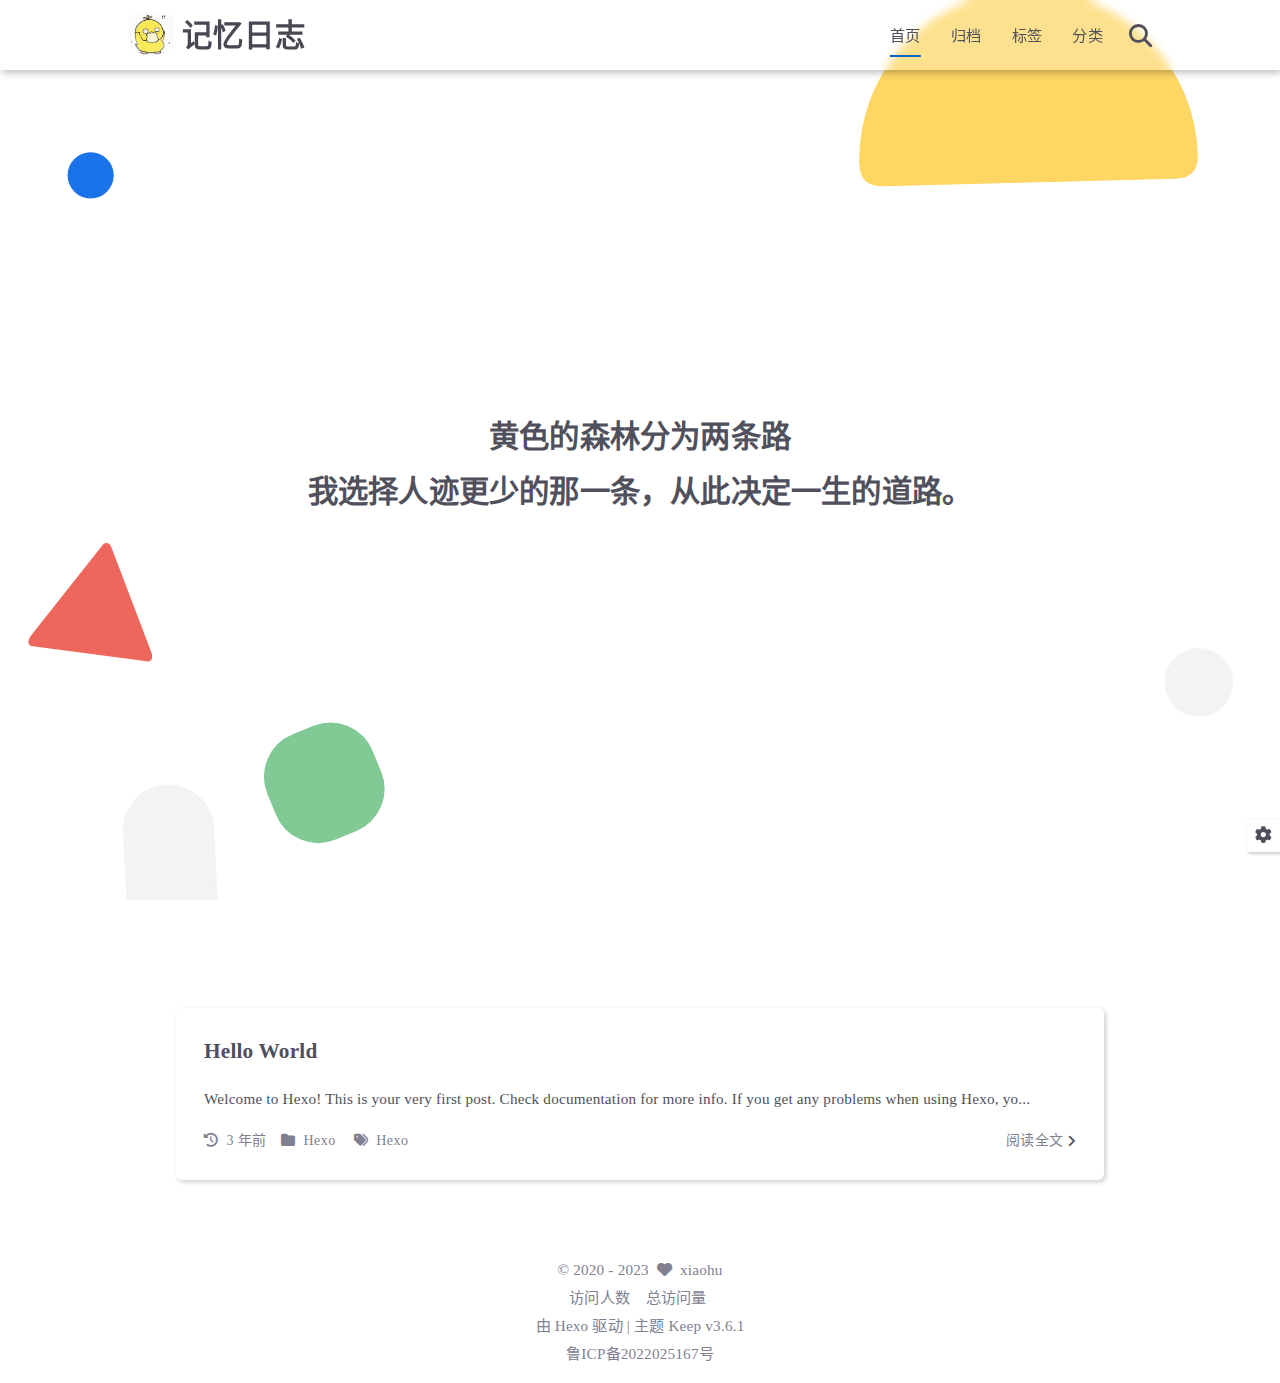
<file: index.html>
<!DOCTYPE html>
<html lang="zh-CN">
<head>
    <meta charset="utf-8">
    <meta name="viewport" content="width=device-width, initial-scale=1, maximum-scale=1">
    <meta name="keywords" content="Hexo Theme Keep">
    <meta name="description" content="Hexo Theme Keep">
    <meta name="author" content="xiaohu">
    
    <title>
        
        记忆日志
    </title>
    
<link rel="stylesheet" href="/css/style.css">

    <link rel="shortcut icon" href="/images/logo.svg">
    
<link rel="stylesheet" href="/font/css/fontawesome.min.css">

    
<link rel="stylesheet" href="/font/css/regular.min.css">

    
<link rel="stylesheet" href="/font/css/solid.min.css">

    
<link rel="stylesheet" href="/font/css/brands.min.css">

    <script id="hexo-configurations">
    let KEEP = window.KEEP || {}
    KEEP.hexo_config = {"hostname":"example.com","root":"/","language":"zh-CN","path":"search.xml"}
    KEEP.theme_config = {"toc":{"enable":true,"number":true,"expand_all":true,"init_open":true},"style":{"primary_color":"#0066cc","logo":"/images/touxiang.jpg","favicon":"/images/logo.svg","avatar":"/images/avatar.svg","font_size":null,"font_family":"STKaiti","hover":{"shadow":true,"scale":true},"first_screen":{"enable":true,"header_transparent":true,"background_img":"/images/bg.svg","description":"黄色的森林分为两条路||我选择人迹更少的那一条，从此决定一生的道路。","font_color":null,"hitokoto":true},"scroll":{"progress_bar":true,"percent":false}},"local_search":{"enable":true,"preload":true},"code_copy":{},"code_block":{"tools":{"enable":true,"style":"default"},"highlight_theme":"default"},"side_tools":{},"pjax":{"enable":true},"lazyload":{"enable":true},"comment":{"enable":false,"use":"valine","valine":{"appid":null,"appkey":null,"server_urls":null,"placeholder":null},"gitalk":{"github_id":null,"github_admins":null,"repository":null,"client_id":null,"client_secret":null,"proxy":null},"twikoo":{"env_id":null,"region":null,"version":"1.6.8"},"waline":{"server_url":null,"reaction":false,"version":2}},"post":{"author_label":{"enable":true,"auto":true,"custom_label_list":["Trainee","Engineer","Architect"]},"word_count":{"enable":true,"wordcount":true,"min2read":true},"img_align":"left","copyright_info":true},"version":"3.6.1"}
    KEEP.language_ago = {"second":"%s 秒前","minute":"%s 分钟前","hour":"%s 小时前","day":"%s 天前","week":"%s 周前","month":"%s 个月前","year":"%s 年前"}
    KEEP.language_code_block = {"copy":"复制代码","copied":"已复制","fold":"折叠代码块","folded":"已折叠"}
    KEEP.language_copy_copyright = {"copy":"复制版权信息","copied":"已复制","title":"原文标题","author":"原文作者","link":"原文链接"}
  </script>
<meta name="generator" content="Hexo 6.3.0"></head>


<body>
<div class="progress-bar-container">
    
        <span class="scroll-progress-bar"></span>
    

    
        <span class="pjax-progress-bar"></span>
        <i class="pjax-progress-icon fas fa-circle-notch fa-spin"></i>
    
</div>


<main class="page-container">

    
        
<div class="first-screen-container flex-center fade-in-down-animation">
    <div class="content flex-center">
        
            <div class="description hitokoto">
                
                    <div class="desc-item">黄色的森林分为两条路</div>
                
                    <div class="desc-item">我选择人迹更少的那一条，从此决定一生的道路。</div>
                
            </div>
        
        
            <script async data-pjax
                    src="https://v1.hitokoto.cn/?encode=js"
            >
            </script>
        
        
    </div>
</div>

    

    <div class="page-main-content is-home">

        <div class="page-main-content-top">
            
<header class="header-wrapper transparent-1">

    <div class="header-content has-first-screen">
        <div class="left">
            
                <a class="logo-image" href="/">
                    <img src="/images/touxiang.jpg">
                </a>
            
            <a class="logo-title" href="/">
               记忆日志
            </a>
        </div>

        <div class="right">
            <div class="pc">
                <ul class="menu-list">
                    
                        <li class="menu-item">
                            <a class="active"
                               href="/"
                            >
                                首页
                            </a>
                        </li>
                    
                        <li class="menu-item">
                            <a class=""
                               href="/archives"
                            >
                                归档
                            </a>
                        </li>
                    
                        <li class="menu-item">
                            <a class=""
                               href="/tags"
                            >
                                标签
                            </a>
                        </li>
                    
                        <li class="menu-item">
                            <a class=""
                               href="/categories"
                            >
                                分类
                            </a>
                        </li>
                    
                    
                        <li class="menu-item search search-popup-trigger">
                            <i class="fas fa-search"></i>
                        </li>
                    
                </ul>
            </div>
            <div class="mobile">
                
                    <div class="icon-item search search-popup-trigger"><i class="fas fa-search"></i></div>
                
                <div class="icon-item menu-bar">
                    <div class="menu-bar-middle"></div>
                </div>
            </div>
        </div>
    </div>

    <div class="header-drawer">
        <ul class="drawer-menu-list">
            
                <li class="drawer-menu-item flex-center">
                    <a class="active"
                       href="/">首页</a>
                </li>
            
                <li class="drawer-menu-item flex-center">
                    <a class=""
                       href="/archives">归档</a>
                </li>
            
                <li class="drawer-menu-item flex-center">
                    <a class=""
                       href="/tags">标签</a>
                </li>
            
                <li class="drawer-menu-item flex-center">
                    <a class=""
                       href="/categories">分类</a>
                </li>
            
        </ul>
    </div>

    <div class="window-mask"></div>

</header>


        </div>

        <div class="page-main-content-middle">

            <div class="main-content">

                
                    <div class="home-content-container fade-in-down-animation">
    <ul class="home-article-list">
        
            <li class="home-article-item">

                

                <h3 class="home-article-title">
                    <a href="/2022/10/25/hello-world/">
                        Hello World
                    </a>
                </h3>

                <div class="home-article-content keep-markdown-body">
                    
                        Welcome to Hexo! This is your very first post. Check documentation for more info. If you get any problems when using Hexo, yo...
                    
                </div>

                <div class="home-article-meta-info-container">
    <div class="home-article-meta-info">
        <span>
            <i class="fas fa-history"></i>&nbsp;
            <span class="home-article-date" data-updated="Mon Apr 24 2023 21:27:22 GMT+0800">
                2023-04-24
            </span>
        </span>
        
            <span class="home-article-category"><i class="fas fa-folder"></i>&nbsp;
                <ul>
                    
                        <li>
                            
                            <a href="/categories/Hexo/">Hexo</a>&nbsp;
                        </li>
                    
                    
                </ul>
            </span>
        
        
            <span class="home-article-tag">
                <i class="fas fa-tags"></i>&nbsp;
                <ul>
                    
                        <li>
                            
                            <a href="/tags/Hexo/">Hexo</a>&nbsp;
                        </li>
                    
                </ul>
            </span>
        
    </div>

    <a class="read-more" href="/2022/10/25/hello-world/">阅读全文&nbsp;<i class="fas fa-angle-right"></i></a>
</div>

            </li>
        
    </ul>

    <div class="home-paginator">
        <div class="paginator">
    

    
</div>

    </div>
</div>


                
            </div>

        </div>

        <div class="page-main-content-bottom">
            
<footer class="footer">
    <div class="info-container">
        <div class="copyright-info info-item">
            &copy;
            
                <span>2020</span> -
            
            2023
            
                &nbsp;<i class="fas fa-heart icon-animate"></i>
                &nbsp;<a href="/">xiaohu</a>
            
        </div>
        
            <script async data-pjax
                    src="//busuanzi.ibruce.info/busuanzi/2.3/busuanzi.pure.mini.js"></script>
            <div class="website-count info-item">
                
                    访问人数&nbsp;<span id="busuanzi_value_site_uv"></span>&ensp;
                
                
                    总访问量&nbsp;<span id="busuanzi_value_site_pv"></span>
                
            </div>
        
        <div class="theme-info info-item">
            由 <a target="_blank" href="https://hexo.io">Hexo</a> 驱动&nbsp;|&nbsp;主题&nbsp;<a class="theme-version" target="_blank" href="https://github.com/XPoet/hexo-theme-keep">Keep v3.6.1</a>
        </div>
        
            <div class="icp-info info-item">
                <a target="_blank" rel="nofollow"
                   href="https://beian.miit.gov.cn"
                >
                    鲁ICP备2022025167号
                </a>
            </div>
        
        
    </div>
</footer>

        </div>
    </div>

    

    <div class="right-bottom-side-tools">
        <div class="side-tools-container">
    <ul class="side-tools-list">
        <li class="tools-item tool-font-adjust-plus flex-center">
            <i class="fas fa-search-plus"></i>
        </li>

        <li class="tools-item tool-font-adjust-minus flex-center">
            <i class="fas fa-search-minus"></i>
        </li>

        <li class="tools-item tool-dark-light-toggle flex-center">
            <i class="fas fa-moon"></i>
        </li>

        <!-- rss -->
        

        
            <li class="tools-item tool-scroll-to-top flex-center">
                <i class="fas fa-arrow-up"></i>
            </li>
        

        <li class="tools-item tool-scroll-to-bottom flex-center">
            <i class="fas fa-arrow-down"></i>
        </li>
    </ul>

    <ul class="exposed-tools-list">
        <li class="tools-item tool-toggle-show flex-center">
            <i class="fas fa-cog fa-spin"></i>
        </li>
        
    </ul>
</div>

    </div>

    <div class="zoom-in-image-mask">
    <img class="zoom-in-image">
</div>


    
        <div class="search-pop-overlay">
    <div class="popup search-popup">
        <div class="search-header">
          <span class="search-input-field-pre">
            <i class="fas fa-keyboard"></i>
          </span>
            <div class="search-input-container">
                <input autocomplete="off"
                       autocorrect="off"
                       autocapitalize="off"
                       placeholder="搜索..."
                       spellcheck="false"
                       type="search"
                       class="search-input"
                >
            </div>
            <span class="close-popup-btn">
                <i class="fas fa-times"></i>
            </span>
        </div>
        <div id="search-result">
            <div id="no-result">
                <i class="fas fa-spinner fa-pulse fa-5x fa-fw"></i>
            </div>
        </div>
    </div>
</div>

    

</main>





<script src="/js/utils.js"></script>

<script src="/js/main.js"></script>

<script src="/js/header-shrink.js"></script>

<script src="/js/back2top.js"></script>

<script src="/js/dark-light-toggle.js"></script>





    
<script src="/js/local-search.js"></script>




    
<script src="/js/code-block.js"></script>




    
<script src="/js/lazyload.js"></script>



<div class="post-scripts pjax">
    
</div>


    
<script src="/js/libs/pjax.min.js"></script>

<script>
    window.addEventListener('DOMContentLoaded', () => {
        window.pjax = new Pjax({
            selectors: [
                'head title',
                '.page-container',
                '.pjax'
            ],
            history: true,
            debug: false,
            cacheBust: false,
            timeout: 0,
            analytics: false,
            currentUrlFullReload: false,
            scrollRestoration: false,
            // scrollTo: true,
        });

        document.addEventListener('pjax:send', () => {
            KEEP.utils.pjaxProgressBarStart();
        });

        document.addEventListener('pjax:complete', () => {
            KEEP.utils.pjaxProgressBarEnd();
            window.pjax.executeScripts(document.querySelectorAll('script[data-pjax], .pjax script'));
            KEEP.refresh();
        });
    });
</script>



</body>
</html>
</file>
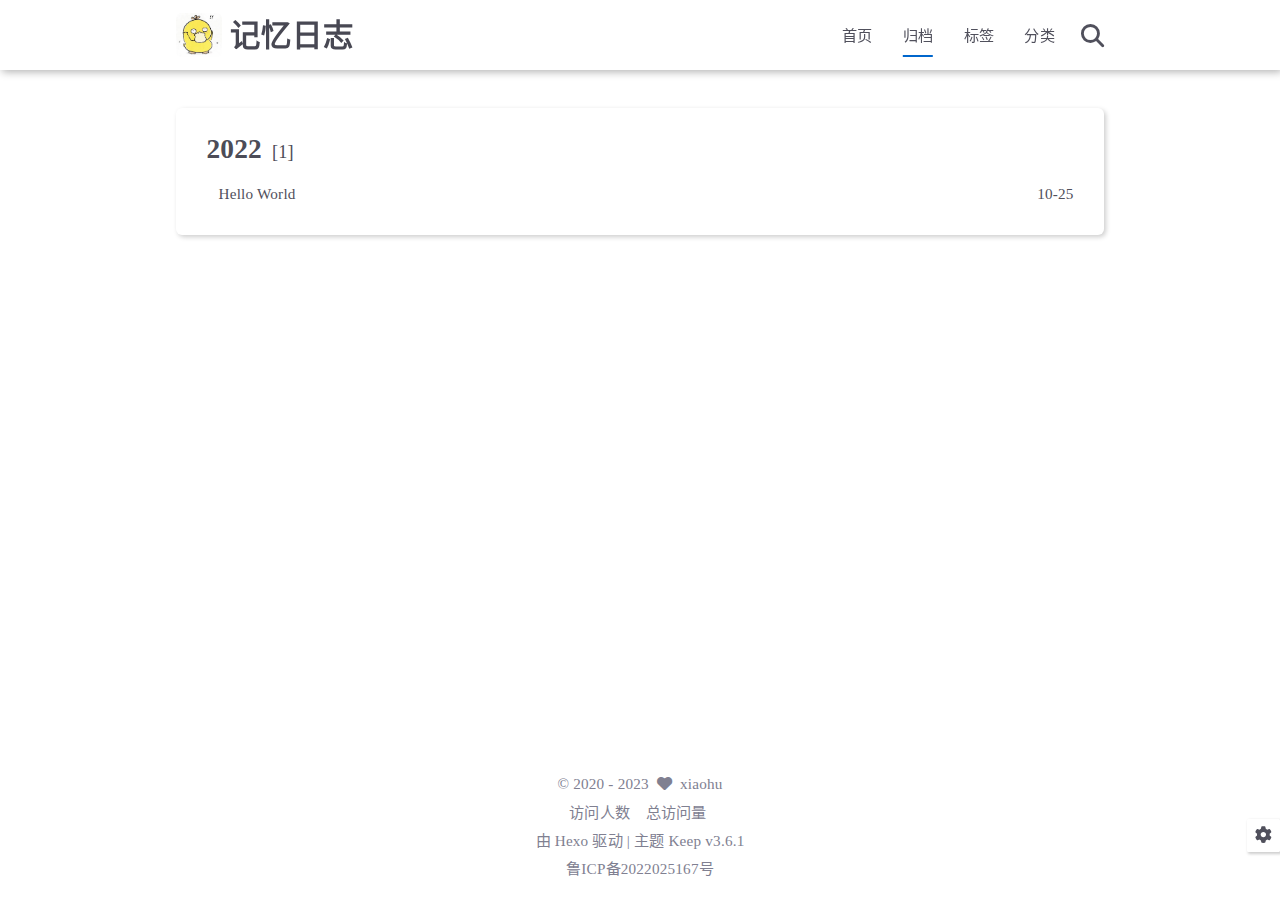
<file: archives/index.html>
<!DOCTYPE html>
<html lang="zh-CN">
<head>
    <meta charset="utf-8">
    <meta name="viewport" content="width=device-width, initial-scale=1, maximum-scale=1">
    <meta name="keywords" content="Hexo Theme Keep">
    <meta name="description" content="Hexo Theme Keep">
    <meta name="author" content="xiaohu">
    
    <title>
        
            归档 |
        
        记忆日志
    </title>
    
<link rel="stylesheet" href="/css/style.css">

    <link rel="shortcut icon" href="/images/logo.svg">
    
<link rel="stylesheet" href="/font/css/fontawesome.min.css">

    
<link rel="stylesheet" href="/font/css/regular.min.css">

    
<link rel="stylesheet" href="/font/css/solid.min.css">

    
<link rel="stylesheet" href="/font/css/brands.min.css">

    <script id="hexo-configurations">
    let KEEP = window.KEEP || {}
    KEEP.hexo_config = {"hostname":"example.com","root":"/","language":"zh-CN","path":"search.xml"}
    KEEP.theme_config = {"toc":{"enable":true,"number":true,"expand_all":true,"init_open":true},"style":{"primary_color":"#0066cc","logo":"/images/touxiang.jpg","favicon":"/images/logo.svg","avatar":"/images/avatar.svg","font_size":null,"font_family":"STKaiti","hover":{"shadow":true,"scale":true},"first_screen":{"enable":true,"header_transparent":true,"background_img":"/images/bg.svg","description":"黄色的森林分为两条路||我选择人迹更少的那一条，从此决定一生的道路。","font_color":null,"hitokoto":true},"scroll":{"progress_bar":true,"percent":false}},"local_search":{"enable":true,"preload":true},"code_copy":{},"code_block":{"tools":{"enable":true,"style":"default"},"highlight_theme":"default"},"side_tools":{},"pjax":{"enable":true},"lazyload":{"enable":true},"comment":{"enable":false,"use":"valine","valine":{"appid":null,"appkey":null,"server_urls":null,"placeholder":null},"gitalk":{"github_id":null,"github_admins":null,"repository":null,"client_id":null,"client_secret":null,"proxy":null},"twikoo":{"env_id":null,"region":null,"version":"1.6.8"},"waline":{"server_url":null,"reaction":false,"version":2}},"post":{"author_label":{"enable":true,"auto":true,"custom_label_list":["Trainee","Engineer","Architect"]},"word_count":{"enable":true,"wordcount":true,"min2read":true},"img_align":"left","copyright_info":true},"version":"3.6.1"}
    KEEP.language_ago = {"second":"%s 秒前","minute":"%s 分钟前","hour":"%s 小时前","day":"%s 天前","week":"%s 周前","month":"%s 个月前","year":"%s 年前"}
    KEEP.language_code_block = {"copy":"复制代码","copied":"已复制","fold":"折叠代码块","folded":"已折叠"}
    KEEP.language_copy_copyright = {"copy":"复制版权信息","copied":"已复制","title":"原文标题","author":"原文作者","link":"原文链接"}
  </script>
<meta name="generator" content="Hexo 6.3.0"></head>


<body>
<div class="progress-bar-container">
    
        <span class="scroll-progress-bar"></span>
    

    
        <span class="pjax-progress-bar"></span>
        <i class="pjax-progress-icon fas fa-circle-notch fa-spin"></i>
    
</div>


<main class="page-container">

    

    <div class="page-main-content">

        <div class="page-main-content-top">
            
<header class="header-wrapper">

    <div class="header-content">
        <div class="left">
            
                <a class="logo-image" href="/">
                    <img src="/images/touxiang.jpg">
                </a>
            
            <a class="logo-title" href="/">
               记忆日志
            </a>
        </div>

        <div class="right">
            <div class="pc">
                <ul class="menu-list">
                    
                        <li class="menu-item">
                            <a class=""
                               href="/"
                            >
                                首页
                            </a>
                        </li>
                    
                        <li class="menu-item">
                            <a class="active"
                               href="/archives"
                            >
                                归档
                            </a>
                        </li>
                    
                        <li class="menu-item">
                            <a class=""
                               href="/tags"
                            >
                                标签
                            </a>
                        </li>
                    
                        <li class="menu-item">
                            <a class=""
                               href="/categories"
                            >
                                分类
                            </a>
                        </li>
                    
                    
                        <li class="menu-item search search-popup-trigger">
                            <i class="fas fa-search"></i>
                        </li>
                    
                </ul>
            </div>
            <div class="mobile">
                
                    <div class="icon-item search search-popup-trigger"><i class="fas fa-search"></i></div>
                
                <div class="icon-item menu-bar">
                    <div class="menu-bar-middle"></div>
                </div>
            </div>
        </div>
    </div>

    <div class="header-drawer">
        <ul class="drawer-menu-list">
            
                <li class="drawer-menu-item flex-center">
                    <a class=""
                       href="/">首页</a>
                </li>
            
                <li class="drawer-menu-item flex-center">
                    <a class="active"
                       href="/archives">归档</a>
                </li>
            
                <li class="drawer-menu-item flex-center">
                    <a class=""
                       href="/tags">标签</a>
                </li>
            
                <li class="drawer-menu-item flex-center">
                    <a class=""
                       href="/categories">分类</a>
                </li>
            
        </ul>
    </div>

    <div class="window-mask"></div>

</header>


        </div>

        <div class="page-main-content-middle">

            <div class="main-content">

                
                    <div class="fade-in-down-animation">
    <div class="archive-container ">
        
<div class="archive-list-container">
    
        <section class="archive-item">
            <div class="archive-item-header">
                <span class="archive-year">2022</span>
                <span class="archive-year-post-count">[1]</span>
            </div>
            <ul class="article-list">
                
                    <li class="article-item">
                        <a class="article-title"
                           href="/2022/10/25/hello-world/"
                        >Hello World</a>
                        <span class="article-date">10-25</span>
                    </li>
                
            </ul>
        </section>
    
</div>

    </div>
</div>

                
            </div>

        </div>

        <div class="page-main-content-bottom">
            
<footer class="footer">
    <div class="info-container">
        <div class="copyright-info info-item">
            &copy;
            
                <span>2020</span> -
            
            2023
            
                &nbsp;<i class="fas fa-heart icon-animate"></i>
                &nbsp;<a href="/">xiaohu</a>
            
        </div>
        
            <script async data-pjax
                    src="//busuanzi.ibruce.info/busuanzi/2.3/busuanzi.pure.mini.js"></script>
            <div class="website-count info-item">
                
                    访问人数&nbsp;<span id="busuanzi_value_site_uv"></span>&ensp;
                
                
                    总访问量&nbsp;<span id="busuanzi_value_site_pv"></span>
                
            </div>
        
        <div class="theme-info info-item">
            由 <a target="_blank" href="https://hexo.io">Hexo</a> 驱动&nbsp;|&nbsp;主题&nbsp;<a class="theme-version" target="_blank" href="https://github.com/XPoet/hexo-theme-keep">Keep v3.6.1</a>
        </div>
        
            <div class="icp-info info-item">
                <a target="_blank" rel="nofollow"
                   href="https://beian.miit.gov.cn"
                >
                    鲁ICP备2022025167号
                </a>
            </div>
        
        
    </div>
</footer>

        </div>
    </div>

    

    <div class="right-bottom-side-tools">
        <div class="side-tools-container">
    <ul class="side-tools-list">
        <li class="tools-item tool-font-adjust-plus flex-center">
            <i class="fas fa-search-plus"></i>
        </li>

        <li class="tools-item tool-font-adjust-minus flex-center">
            <i class="fas fa-search-minus"></i>
        </li>

        <li class="tools-item tool-dark-light-toggle flex-center">
            <i class="fas fa-moon"></i>
        </li>

        <!-- rss -->
        

        
            <li class="tools-item tool-scroll-to-top flex-center">
                <i class="fas fa-arrow-up"></i>
            </li>
        

        <li class="tools-item tool-scroll-to-bottom flex-center">
            <i class="fas fa-arrow-down"></i>
        </li>
    </ul>

    <ul class="exposed-tools-list">
        <li class="tools-item tool-toggle-show flex-center">
            <i class="fas fa-cog fa-spin"></i>
        </li>
        
    </ul>
</div>

    </div>

    <div class="zoom-in-image-mask">
    <img class="zoom-in-image">
</div>


    
        <div class="search-pop-overlay">
    <div class="popup search-popup">
        <div class="search-header">
          <span class="search-input-field-pre">
            <i class="fas fa-keyboard"></i>
          </span>
            <div class="search-input-container">
                <input autocomplete="off"
                       autocorrect="off"
                       autocapitalize="off"
                       placeholder="搜索..."
                       spellcheck="false"
                       type="search"
                       class="search-input"
                >
            </div>
            <span class="close-popup-btn">
                <i class="fas fa-times"></i>
            </span>
        </div>
        <div id="search-result">
            <div id="no-result">
                <i class="fas fa-spinner fa-pulse fa-5x fa-fw"></i>
            </div>
        </div>
    </div>
</div>

    

</main>




<script src="/js/utils.js"></script>

<script src="/js/main.js"></script>

<script src="/js/header-shrink.js"></script>

<script src="/js/back2top.js"></script>

<script src="/js/dark-light-toggle.js"></script>





    
<script src="/js/local-search.js"></script>




    
<script src="/js/code-block.js"></script>




    
<script src="/js/lazyload.js"></script>



<div class="post-scripts pjax">
    
</div>


    
<script src="/js/libs/pjax.min.js"></script>

<script>
    window.addEventListener('DOMContentLoaded', () => {
        window.pjax = new Pjax({
            selectors: [
                'head title',
                '.page-container',
                '.pjax'
            ],
            history: true,
            debug: false,
            cacheBust: false,
            timeout: 0,
            analytics: false,
            currentUrlFullReload: false,
            scrollRestoration: false,
            // scrollTo: true,
        });

        document.addEventListener('pjax:send', () => {
            KEEP.utils.pjaxProgressBarStart();
        });

        document.addEventListener('pjax:complete', () => {
            KEEP.utils.pjaxProgressBarEnd();
            window.pjax.executeScripts(document.querySelectorAll('script[data-pjax], .pjax script'));
            KEEP.refresh();
        });
    });
</script>



</body>
</html>
</file>
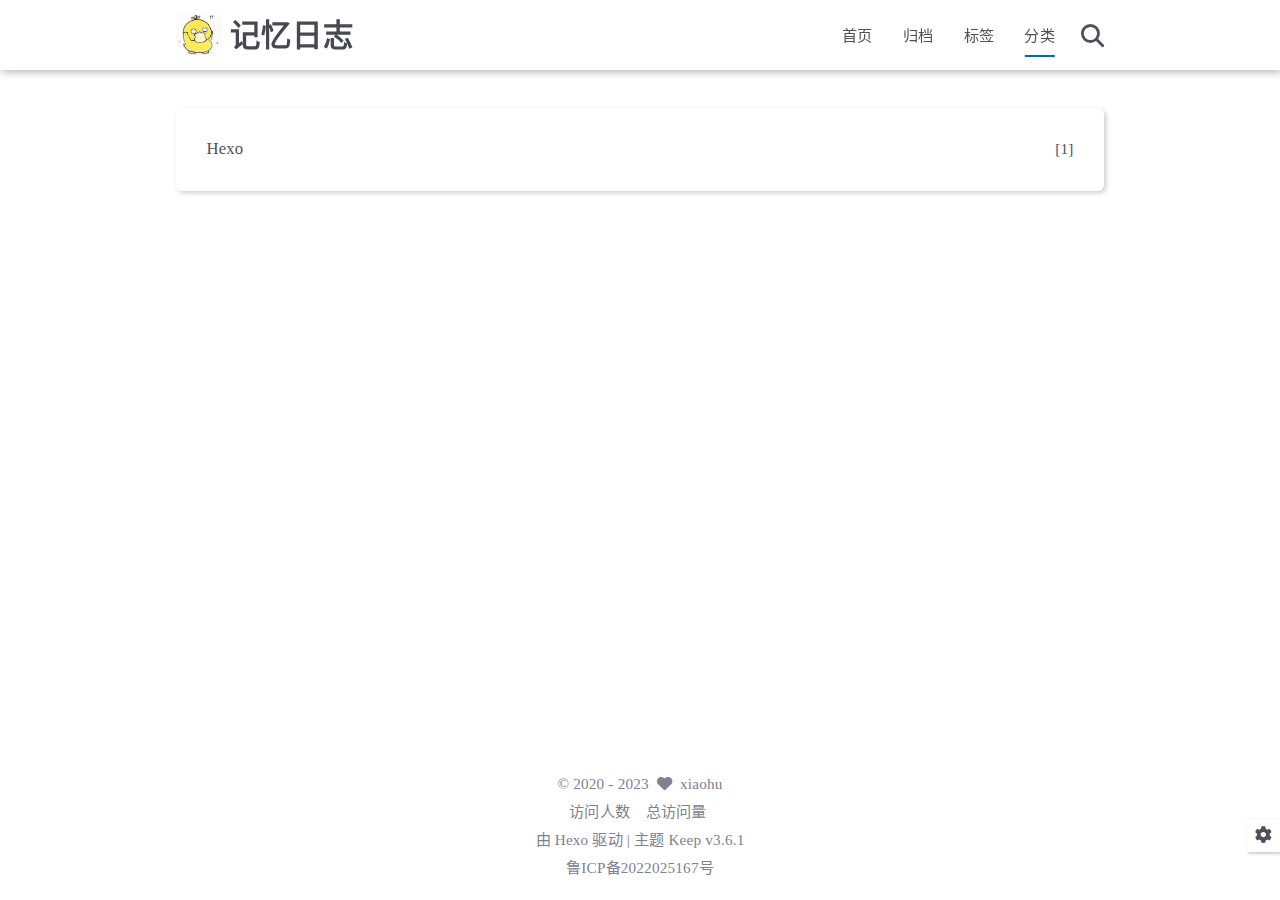
<file: categories/index.html>
<!DOCTYPE html>
<html lang="zh-CN">
<head>
    <meta charset="utf-8">
    <meta name="viewport" content="width=device-width, initial-scale=1, maximum-scale=1">
    <meta name="keywords" content="Hexo Theme Keep">
    <meta name="description" content="Hexo Theme Keep">
    <meta name="author" content="xiaohu">
    
    <title>
        
            分类 |
        
        记忆日志
    </title>
    
<link rel="stylesheet" href="/css/style.css">

    <link rel="shortcut icon" href="/images/logo.svg">
    
<link rel="stylesheet" href="/font/css/fontawesome.min.css">

    
<link rel="stylesheet" href="/font/css/regular.min.css">

    
<link rel="stylesheet" href="/font/css/solid.min.css">

    
<link rel="stylesheet" href="/font/css/brands.min.css">

    <script id="hexo-configurations">
    let KEEP = window.KEEP || {}
    KEEP.hexo_config = {"hostname":"example.com","root":"/","language":"zh-CN","path":"search.xml"}
    KEEP.theme_config = {"toc":{"enable":true,"number":true,"expand_all":true,"init_open":true},"style":{"primary_color":"#0066cc","logo":"/images/touxiang.jpg","favicon":"/images/logo.svg","avatar":"/images/avatar.svg","font_size":null,"font_family":"STKaiti","hover":{"shadow":true,"scale":true},"first_screen":{"enable":true,"header_transparent":true,"background_img":"/images/bg.svg","description":"黄色的森林分为两条路||我选择人迹更少的那一条，从此决定一生的道路。","font_color":null,"hitokoto":true},"scroll":{"progress_bar":true,"percent":false}},"local_search":{"enable":true,"preload":true},"code_copy":{},"code_block":{"tools":{"enable":true,"style":"default"},"highlight_theme":"default"},"side_tools":{},"pjax":{"enable":true},"lazyload":{"enable":true},"comment":{"enable":false,"use":"valine","valine":{"appid":null,"appkey":null,"server_urls":null,"placeholder":null},"gitalk":{"github_id":null,"github_admins":null,"repository":null,"client_id":null,"client_secret":null,"proxy":null},"twikoo":{"env_id":null,"region":null,"version":"1.6.8"},"waline":{"server_url":null,"reaction":false,"version":2}},"post":{"author_label":{"enable":true,"auto":true,"custom_label_list":["Trainee","Engineer","Architect"]},"word_count":{"enable":true,"wordcount":true,"min2read":true},"img_align":"left","copyright_info":true},"version":"3.6.1"}
    KEEP.language_ago = {"second":"%s 秒前","minute":"%s 分钟前","hour":"%s 小时前","day":"%s 天前","week":"%s 周前","month":"%s 个月前","year":"%s 年前"}
    KEEP.language_code_block = {"copy":"复制代码","copied":"已复制","fold":"折叠代码块","folded":"已折叠"}
    KEEP.language_copy_copyright = {"copy":"复制版权信息","copied":"已复制","title":"原文标题","author":"原文作者","link":"原文链接"}
  </script>
<meta name="generator" content="Hexo 6.3.0"></head>


<body>
<div class="progress-bar-container">
    
        <span class="scroll-progress-bar"></span>
    

    
        <span class="pjax-progress-bar"></span>
        <i class="pjax-progress-icon fas fa-circle-notch fa-spin"></i>
    
</div>


<main class="page-container">

    

    <div class="page-main-content">

        <div class="page-main-content-top">
            
<header class="header-wrapper">

    <div class="header-content">
        <div class="left">
            
                <a class="logo-image" href="/">
                    <img src="/images/touxiang.jpg">
                </a>
            
            <a class="logo-title" href="/">
               记忆日志
            </a>
        </div>

        <div class="right">
            <div class="pc">
                <ul class="menu-list">
                    
                        <li class="menu-item">
                            <a class=""
                               href="/"
                            >
                                首页
                            </a>
                        </li>
                    
                        <li class="menu-item">
                            <a class=""
                               href="/archives"
                            >
                                归档
                            </a>
                        </li>
                    
                        <li class="menu-item">
                            <a class=""
                               href="/tags"
                            >
                                标签
                            </a>
                        </li>
                    
                        <li class="menu-item">
                            <a class="active"
                               href="/categories"
                            >
                                分类
                            </a>
                        </li>
                    
                    
                        <li class="menu-item search search-popup-trigger">
                            <i class="fas fa-search"></i>
                        </li>
                    
                </ul>
            </div>
            <div class="mobile">
                
                    <div class="icon-item search search-popup-trigger"><i class="fas fa-search"></i></div>
                
                <div class="icon-item menu-bar">
                    <div class="menu-bar-middle"></div>
                </div>
            </div>
        </div>
    </div>

    <div class="header-drawer">
        <ul class="drawer-menu-list">
            
                <li class="drawer-menu-item flex-center">
                    <a class=""
                       href="/">首页</a>
                </li>
            
                <li class="drawer-menu-item flex-center">
                    <a class=""
                       href="/archives">归档</a>
                </li>
            
                <li class="drawer-menu-item flex-center">
                    <a class=""
                       href="/tags">标签</a>
                </li>
            
                <li class="drawer-menu-item flex-center">
                    <a class="active"
                       href="/categories">分类</a>
                </li>
            
        </ul>
    </div>

    <div class="window-mask"></div>

</header>


        </div>

        <div class="page-main-content-middle">

            <div class="main-content">

                
                    <div class="fade-in-down-animation">
    <div class="category-list-container">
        <div class="category-list-content">
            <ul class="all-category-list"><li class="all-category-list-item"><a class="all-category-list-link" href="/categories/Hexo/">Hexo</a><span class="all-category-list-count">1</span></li></ul>
        </div>
        <div class="category-comments">
            
        </div>
    </div>
</div>


                
            </div>

        </div>

        <div class="page-main-content-bottom">
            
<footer class="footer">
    <div class="info-container">
        <div class="copyright-info info-item">
            &copy;
            
                <span>2020</span> -
            
            2023
            
                &nbsp;<i class="fas fa-heart icon-animate"></i>
                &nbsp;<a href="/">xiaohu</a>
            
        </div>
        
            <script async data-pjax
                    src="//busuanzi.ibruce.info/busuanzi/2.3/busuanzi.pure.mini.js"></script>
            <div class="website-count info-item">
                
                    访问人数&nbsp;<span id="busuanzi_value_site_uv"></span>&ensp;
                
                
                    总访问量&nbsp;<span id="busuanzi_value_site_pv"></span>
                
            </div>
        
        <div class="theme-info info-item">
            由 <a target="_blank" href="https://hexo.io">Hexo</a> 驱动&nbsp;|&nbsp;主题&nbsp;<a class="theme-version" target="_blank" href="https://github.com/XPoet/hexo-theme-keep">Keep v3.6.1</a>
        </div>
        
            <div class="icp-info info-item">
                <a target="_blank" rel="nofollow"
                   href="https://beian.miit.gov.cn"
                >
                    鲁ICP备2022025167号
                </a>
            </div>
        
        
    </div>
</footer>

        </div>
    </div>

    

    <div class="right-bottom-side-tools">
        <div class="side-tools-container">
    <ul class="side-tools-list">
        <li class="tools-item tool-font-adjust-plus flex-center">
            <i class="fas fa-search-plus"></i>
        </li>

        <li class="tools-item tool-font-adjust-minus flex-center">
            <i class="fas fa-search-minus"></i>
        </li>

        <li class="tools-item tool-dark-light-toggle flex-center">
            <i class="fas fa-moon"></i>
        </li>

        <!-- rss -->
        

        
            <li class="tools-item tool-scroll-to-top flex-center">
                <i class="fas fa-arrow-up"></i>
            </li>
        

        <li class="tools-item tool-scroll-to-bottom flex-center">
            <i class="fas fa-arrow-down"></i>
        </li>
    </ul>

    <ul class="exposed-tools-list">
        <li class="tools-item tool-toggle-show flex-center">
            <i class="fas fa-cog fa-spin"></i>
        </li>
        
    </ul>
</div>

    </div>

    <div class="zoom-in-image-mask">
    <img class="zoom-in-image">
</div>


    
        <div class="search-pop-overlay">
    <div class="popup search-popup">
        <div class="search-header">
          <span class="search-input-field-pre">
            <i class="fas fa-keyboard"></i>
          </span>
            <div class="search-input-container">
                <input autocomplete="off"
                       autocorrect="off"
                       autocapitalize="off"
                       placeholder="搜索..."
                       spellcheck="false"
                       type="search"
                       class="search-input"
                >
            </div>
            <span class="close-popup-btn">
                <i class="fas fa-times"></i>
            </span>
        </div>
        <div id="search-result">
            <div id="no-result">
                <i class="fas fa-spinner fa-pulse fa-5x fa-fw"></i>
            </div>
        </div>
    </div>
</div>

    

</main>




<script src="/js/utils.js"></script>

<script src="/js/main.js"></script>

<script src="/js/header-shrink.js"></script>

<script src="/js/back2top.js"></script>

<script src="/js/dark-light-toggle.js"></script>





    
<script src="/js/local-search.js"></script>




    
<script src="/js/code-block.js"></script>




    
<script src="/js/lazyload.js"></script>



<div class="post-scripts pjax">
    
</div>


    
<script src="/js/libs/pjax.min.js"></script>

<script>
    window.addEventListener('DOMContentLoaded', () => {
        window.pjax = new Pjax({
            selectors: [
                'head title',
                '.page-container',
                '.pjax'
            ],
            history: true,
            debug: false,
            cacheBust: false,
            timeout: 0,
            analytics: false,
            currentUrlFullReload: false,
            scrollRestoration: false,
            // scrollTo: true,
        });

        document.addEventListener('pjax:send', () => {
            KEEP.utils.pjaxProgressBarStart();
        });

        document.addEventListener('pjax:complete', () => {
            KEEP.utils.pjaxProgressBarEnd();
            window.pjax.executeScripts(document.querySelectorAll('script[data-pjax], .pjax script'));
            KEEP.refresh();
        });
    });
</script>



</body>
</html>
</file>
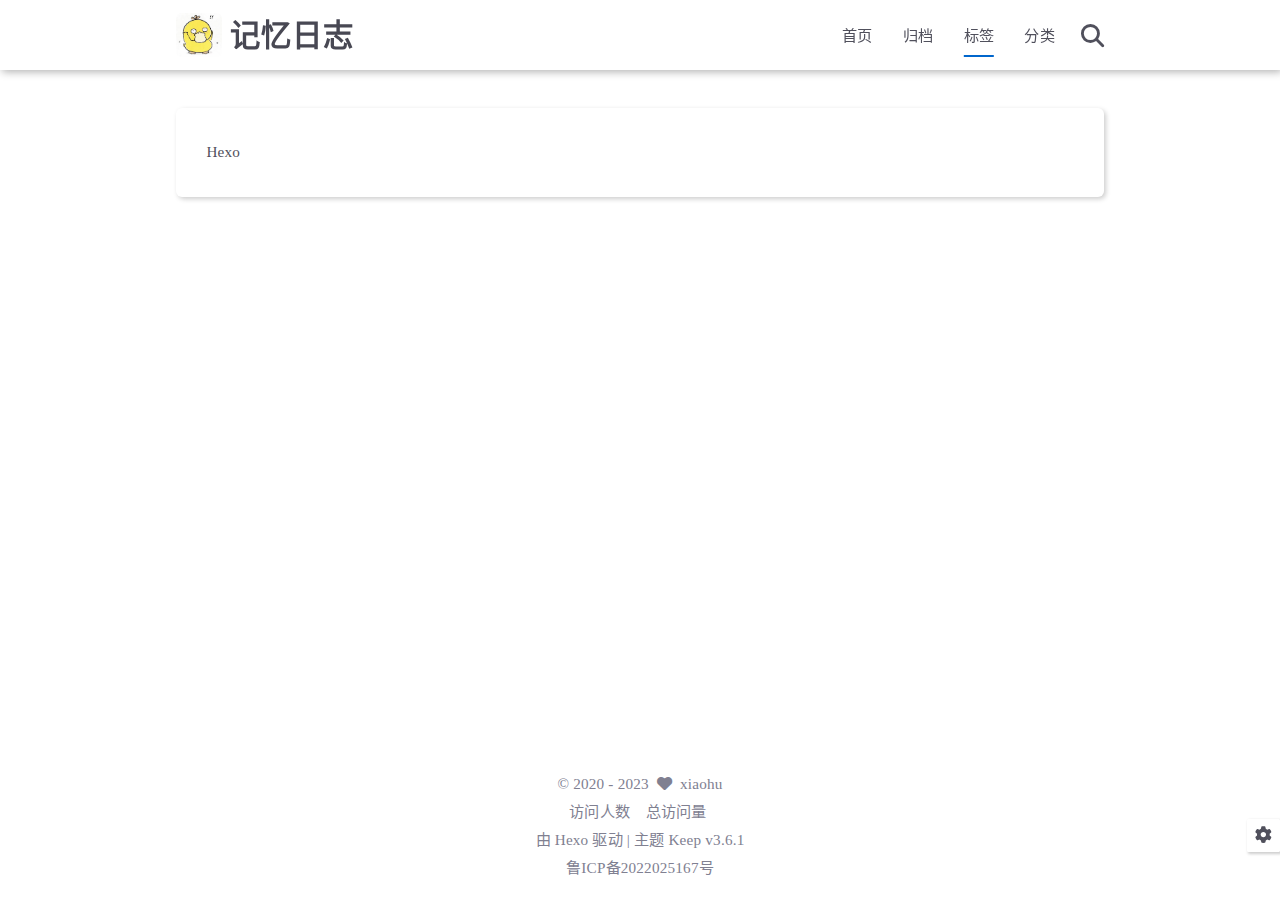
<file: tags/index.html>
<!DOCTYPE html>
<html lang="zh-CN">
<head>
    <meta charset="utf-8">
    <meta name="viewport" content="width=device-width, initial-scale=1, maximum-scale=1">
    <meta name="keywords" content="Hexo Theme Keep">
    <meta name="description" content="Hexo Theme Keep">
    <meta name="author" content="xiaohu">
    
    <title>
        
            标签 |
        
        记忆日志
    </title>
    
<link rel="stylesheet" href="/css/style.css">

    <link rel="shortcut icon" href="/images/logo.svg">
    
<link rel="stylesheet" href="/font/css/fontawesome.min.css">

    
<link rel="stylesheet" href="/font/css/regular.min.css">

    
<link rel="stylesheet" href="/font/css/solid.min.css">

    
<link rel="stylesheet" href="/font/css/brands.min.css">

    <script id="hexo-configurations">
    let KEEP = window.KEEP || {}
    KEEP.hexo_config = {"hostname":"example.com","root":"/","language":"zh-CN","path":"search.xml"}
    KEEP.theme_config = {"toc":{"enable":true,"number":true,"expand_all":true,"init_open":true},"style":{"primary_color":"#0066cc","logo":"/images/touxiang.jpg","favicon":"/images/logo.svg","avatar":"/images/avatar.svg","font_size":null,"font_family":"STKaiti","hover":{"shadow":true,"scale":true},"first_screen":{"enable":true,"header_transparent":true,"background_img":"/images/bg.svg","description":"黄色的森林分为两条路||我选择人迹更少的那一条，从此决定一生的道路。","font_color":null,"hitokoto":true},"scroll":{"progress_bar":true,"percent":false}},"local_search":{"enable":true,"preload":true},"code_copy":{},"code_block":{"tools":{"enable":true,"style":"default"},"highlight_theme":"default"},"side_tools":{},"pjax":{"enable":true},"lazyload":{"enable":true},"comment":{"enable":false,"use":"valine","valine":{"appid":null,"appkey":null,"server_urls":null,"placeholder":null},"gitalk":{"github_id":null,"github_admins":null,"repository":null,"client_id":null,"client_secret":null,"proxy":null},"twikoo":{"env_id":null,"region":null,"version":"1.6.8"},"waline":{"server_url":null,"reaction":false,"version":2}},"post":{"author_label":{"enable":true,"auto":true,"custom_label_list":["Trainee","Engineer","Architect"]},"word_count":{"enable":true,"wordcount":true,"min2read":true},"img_align":"left","copyright_info":true},"version":"3.6.1"}
    KEEP.language_ago = {"second":"%s 秒前","minute":"%s 分钟前","hour":"%s 小时前","day":"%s 天前","week":"%s 周前","month":"%s 个月前","year":"%s 年前"}
    KEEP.language_code_block = {"copy":"复制代码","copied":"已复制","fold":"折叠代码块","folded":"已折叠"}
    KEEP.language_copy_copyright = {"copy":"复制版权信息","copied":"已复制","title":"原文标题","author":"原文作者","link":"原文链接"}
  </script>
<meta name="generator" content="Hexo 6.3.0"></head>


<body>
<div class="progress-bar-container">
    
        <span class="scroll-progress-bar"></span>
    

    
        <span class="pjax-progress-bar"></span>
        <i class="pjax-progress-icon fas fa-circle-notch fa-spin"></i>
    
</div>


<main class="page-container">

    

    <div class="page-main-content">

        <div class="page-main-content-top">
            
<header class="header-wrapper">

    <div class="header-content">
        <div class="left">
            
                <a class="logo-image" href="/">
                    <img src="/images/touxiang.jpg">
                </a>
            
            <a class="logo-title" href="/">
               记忆日志
            </a>
        </div>

        <div class="right">
            <div class="pc">
                <ul class="menu-list">
                    
                        <li class="menu-item">
                            <a class=""
                               href="/"
                            >
                                首页
                            </a>
                        </li>
                    
                        <li class="menu-item">
                            <a class=""
                               href="/archives"
                            >
                                归档
                            </a>
                        </li>
                    
                        <li class="menu-item">
                            <a class="active"
                               href="/tags"
                            >
                                标签
                            </a>
                        </li>
                    
                        <li class="menu-item">
                            <a class=""
                               href="/categories"
                            >
                                分类
                            </a>
                        </li>
                    
                    
                        <li class="menu-item search search-popup-trigger">
                            <i class="fas fa-search"></i>
                        </li>
                    
                </ul>
            </div>
            <div class="mobile">
                
                    <div class="icon-item search search-popup-trigger"><i class="fas fa-search"></i></div>
                
                <div class="icon-item menu-bar">
                    <div class="menu-bar-middle"></div>
                </div>
            </div>
        </div>
    </div>

    <div class="header-drawer">
        <ul class="drawer-menu-list">
            
                <li class="drawer-menu-item flex-center">
                    <a class=""
                       href="/">首页</a>
                </li>
            
                <li class="drawer-menu-item flex-center">
                    <a class=""
                       href="/archives">归档</a>
                </li>
            
                <li class="drawer-menu-item flex-center">
                    <a class="active"
                       href="/tags">标签</a>
                </li>
            
                <li class="drawer-menu-item flex-center">
                    <a class=""
                       href="/categories">分类</a>
                </li>
            
        </ul>
    </div>

    <div class="window-mask"></div>

</header>


        </div>

        <div class="page-main-content-middle">

            <div class="main-content">

                
                    
    <div class="fade-in-down-animation">
        <div class="tagcloud-container">
            <div class="tagcloud-content">
                <a href="/tags/Hexo/" style="font-size: 1rem;">Hexo</a>
            </div>
        </div>
    </div>



                
            </div>

        </div>

        <div class="page-main-content-bottom">
            
<footer class="footer">
    <div class="info-container">
        <div class="copyright-info info-item">
            &copy;
            
                <span>2020</span> -
            
            2023
            
                &nbsp;<i class="fas fa-heart icon-animate"></i>
                &nbsp;<a href="/">xiaohu</a>
            
        </div>
        
            <script async data-pjax
                    src="//busuanzi.ibruce.info/busuanzi/2.3/busuanzi.pure.mini.js"></script>
            <div class="website-count info-item">
                
                    访问人数&nbsp;<span id="busuanzi_value_site_uv"></span>&ensp;
                
                
                    总访问量&nbsp;<span id="busuanzi_value_site_pv"></span>
                
            </div>
        
        <div class="theme-info info-item">
            由 <a target="_blank" href="https://hexo.io">Hexo</a> 驱动&nbsp;|&nbsp;主题&nbsp;<a class="theme-version" target="_blank" href="https://github.com/XPoet/hexo-theme-keep">Keep v3.6.1</a>
        </div>
        
            <div class="icp-info info-item">
                <a target="_blank" rel="nofollow"
                   href="https://beian.miit.gov.cn"
                >
                    鲁ICP备2022025167号
                </a>
            </div>
        
        
    </div>
</footer>

        </div>
    </div>

    

    <div class="right-bottom-side-tools">
        <div class="side-tools-container">
    <ul class="side-tools-list">
        <li class="tools-item tool-font-adjust-plus flex-center">
            <i class="fas fa-search-plus"></i>
        </li>

        <li class="tools-item tool-font-adjust-minus flex-center">
            <i class="fas fa-search-minus"></i>
        </li>

        <li class="tools-item tool-dark-light-toggle flex-center">
            <i class="fas fa-moon"></i>
        </li>

        <!-- rss -->
        

        
            <li class="tools-item tool-scroll-to-top flex-center">
                <i class="fas fa-arrow-up"></i>
            </li>
        

        <li class="tools-item tool-scroll-to-bottom flex-center">
            <i class="fas fa-arrow-down"></i>
        </li>
    </ul>

    <ul class="exposed-tools-list">
        <li class="tools-item tool-toggle-show flex-center">
            <i class="fas fa-cog fa-spin"></i>
        </li>
        
    </ul>
</div>

    </div>

    <div class="zoom-in-image-mask">
    <img class="zoom-in-image">
</div>


    
        <div class="search-pop-overlay">
    <div class="popup search-popup">
        <div class="search-header">
          <span class="search-input-field-pre">
            <i class="fas fa-keyboard"></i>
          </span>
            <div class="search-input-container">
                <input autocomplete="off"
                       autocorrect="off"
                       autocapitalize="off"
                       placeholder="搜索..."
                       spellcheck="false"
                       type="search"
                       class="search-input"
                >
            </div>
            <span class="close-popup-btn">
                <i class="fas fa-times"></i>
            </span>
        </div>
        <div id="search-result">
            <div id="no-result">
                <i class="fas fa-spinner fa-pulse fa-5x fa-fw"></i>
            </div>
        </div>
    </div>
</div>

    

</main>




<script src="/js/utils.js"></script>

<script src="/js/main.js"></script>

<script src="/js/header-shrink.js"></script>

<script src="/js/back2top.js"></script>

<script src="/js/dark-light-toggle.js"></script>





    
<script src="/js/local-search.js"></script>




    
<script src="/js/code-block.js"></script>




    
<script src="/js/lazyload.js"></script>



<div class="post-scripts pjax">
    
</div>


    
<script src="/js/libs/pjax.min.js"></script>

<script>
    window.addEventListener('DOMContentLoaded', () => {
        window.pjax = new Pjax({
            selectors: [
                'head title',
                '.page-container',
                '.pjax'
            ],
            history: true,
            debug: false,
            cacheBust: false,
            timeout: 0,
            analytics: false,
            currentUrlFullReload: false,
            scrollRestoration: false,
            // scrollTo: true,
        });

        document.addEventListener('pjax:send', () => {
            KEEP.utils.pjaxProgressBarStart();
        });

        document.addEventListener('pjax:complete', () => {
            KEEP.utils.pjaxProgressBarEnd();
            window.pjax.executeScripts(document.querySelectorAll('script[data-pjax], .pjax script'));
            KEEP.refresh();
        });
    });
</script>



</body>
</html>
</file>
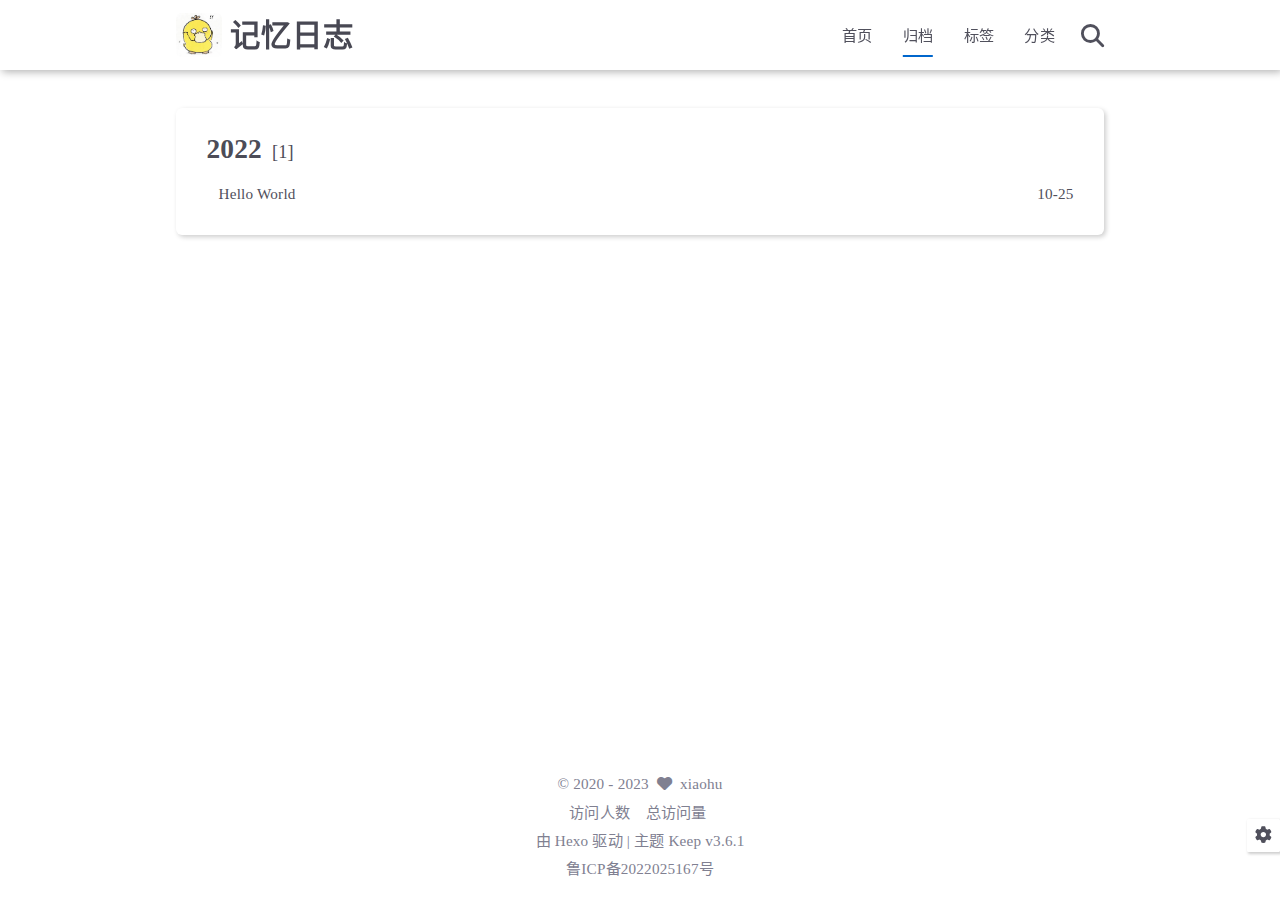
<file: archives/2022/index.html>
<!DOCTYPE html>
<html lang="zh-CN">
<head>
    <meta charset="utf-8">
    <meta name="viewport" content="width=device-width, initial-scale=1, maximum-scale=1">
    <meta name="keywords" content="Hexo Theme Keep">
    <meta name="description" content="Hexo Theme Keep">
    <meta name="author" content="xiaohu">
    
    <title>
        
            归档: 2022 |
        
        记忆日志
    </title>
    
<link rel="stylesheet" href="/css/style.css">

    <link rel="shortcut icon" href="/images/logo.svg">
    
<link rel="stylesheet" href="/font/css/fontawesome.min.css">

    
<link rel="stylesheet" href="/font/css/regular.min.css">

    
<link rel="stylesheet" href="/font/css/solid.min.css">

    
<link rel="stylesheet" href="/font/css/brands.min.css">

    <script id="hexo-configurations">
    let KEEP = window.KEEP || {}
    KEEP.hexo_config = {"hostname":"example.com","root":"/","language":"zh-CN","path":"search.xml"}
    KEEP.theme_config = {"toc":{"enable":true,"number":true,"expand_all":true,"init_open":true},"style":{"primary_color":"#0066cc","logo":"/images/touxiang.jpg","favicon":"/images/logo.svg","avatar":"/images/avatar.svg","font_size":null,"font_family":"STKaiti","hover":{"shadow":true,"scale":true},"first_screen":{"enable":true,"header_transparent":true,"background_img":"/images/bg.svg","description":"黄色的森林分为两条路||我选择人迹更少的那一条，从此决定一生的道路。","font_color":null,"hitokoto":true},"scroll":{"progress_bar":true,"percent":false}},"local_search":{"enable":true,"preload":true},"code_copy":{},"code_block":{"tools":{"enable":true,"style":"default"},"highlight_theme":"default"},"side_tools":{},"pjax":{"enable":true},"lazyload":{"enable":true},"comment":{"enable":false,"use":"valine","valine":{"appid":null,"appkey":null,"server_urls":null,"placeholder":null},"gitalk":{"github_id":null,"github_admins":null,"repository":null,"client_id":null,"client_secret":null,"proxy":null},"twikoo":{"env_id":null,"region":null,"version":"1.6.8"},"waline":{"server_url":null,"reaction":false,"version":2}},"post":{"author_label":{"enable":true,"auto":true,"custom_label_list":["Trainee","Engineer","Architect"]},"word_count":{"enable":true,"wordcount":true,"min2read":true},"img_align":"left","copyright_info":true},"version":"3.6.1"}
    KEEP.language_ago = {"second":"%s 秒前","minute":"%s 分钟前","hour":"%s 小时前","day":"%s 天前","week":"%s 周前","month":"%s 个月前","year":"%s 年前"}
    KEEP.language_code_block = {"copy":"复制代码","copied":"已复制","fold":"折叠代码块","folded":"已折叠"}
    KEEP.language_copy_copyright = {"copy":"复制版权信息","copied":"已复制","title":"原文标题","author":"原文作者","link":"原文链接"}
  </script>
<meta name="generator" content="Hexo 6.3.0"></head>


<body>
<div class="progress-bar-container">
    
        <span class="scroll-progress-bar"></span>
    

    
        <span class="pjax-progress-bar"></span>
        <i class="pjax-progress-icon fas fa-circle-notch fa-spin"></i>
    
</div>


<main class="page-container">

    

    <div class="page-main-content">

        <div class="page-main-content-top">
            
<header class="header-wrapper">

    <div class="header-content">
        <div class="left">
            
                <a class="logo-image" href="/">
                    <img src="/images/touxiang.jpg">
                </a>
            
            <a class="logo-title" href="/">
               记忆日志
            </a>
        </div>

        <div class="right">
            <div class="pc">
                <ul class="menu-list">
                    
                        <li class="menu-item">
                            <a class=""
                               href="/"
                            >
                                首页
                            </a>
                        </li>
                    
                        <li class="menu-item">
                            <a class="active"
                               href="/archives"
                            >
                                归档
                            </a>
                        </li>
                    
                        <li class="menu-item">
                            <a class=""
                               href="/tags"
                            >
                                标签
                            </a>
                        </li>
                    
                        <li class="menu-item">
                            <a class=""
                               href="/categories"
                            >
                                分类
                            </a>
                        </li>
                    
                    
                        <li class="menu-item search search-popup-trigger">
                            <i class="fas fa-search"></i>
                        </li>
                    
                </ul>
            </div>
            <div class="mobile">
                
                    <div class="icon-item search search-popup-trigger"><i class="fas fa-search"></i></div>
                
                <div class="icon-item menu-bar">
                    <div class="menu-bar-middle"></div>
                </div>
            </div>
        </div>
    </div>

    <div class="header-drawer">
        <ul class="drawer-menu-list">
            
                <li class="drawer-menu-item flex-center">
                    <a class=""
                       href="/">首页</a>
                </li>
            
                <li class="drawer-menu-item flex-center">
                    <a class="active"
                       href="/archives">归档</a>
                </li>
            
                <li class="drawer-menu-item flex-center">
                    <a class=""
                       href="/tags">标签</a>
                </li>
            
                <li class="drawer-menu-item flex-center">
                    <a class=""
                       href="/categories">分类</a>
                </li>
            
        </ul>
    </div>

    <div class="window-mask"></div>

</header>


        </div>

        <div class="page-main-content-middle">

            <div class="main-content">

                
                    <div class="fade-in-down-animation">
    <div class="archive-container ">
        
<div class="archive-list-container">
    
        <section class="archive-item">
            <div class="archive-item-header">
                <span class="archive-year">2022</span>
                <span class="archive-year-post-count">[1]</span>
            </div>
            <ul class="article-list">
                
                    <li class="article-item">
                        <a class="article-title"
                           href="/2022/10/25/hello-world/"
                        >Hello World</a>
                        <span class="article-date">10-25</span>
                    </li>
                
            </ul>
        </section>
    
</div>

    </div>
</div>

                
            </div>

        </div>

        <div class="page-main-content-bottom">
            
<footer class="footer">
    <div class="info-container">
        <div class="copyright-info info-item">
            &copy;
            
                <span>2020</span> -
            
            2023
            
                &nbsp;<i class="fas fa-heart icon-animate"></i>
                &nbsp;<a href="/">xiaohu</a>
            
        </div>
        
            <script async data-pjax
                    src="//busuanzi.ibruce.info/busuanzi/2.3/busuanzi.pure.mini.js"></script>
            <div class="website-count info-item">
                
                    访问人数&nbsp;<span id="busuanzi_value_site_uv"></span>&ensp;
                
                
                    总访问量&nbsp;<span id="busuanzi_value_site_pv"></span>
                
            </div>
        
        <div class="theme-info info-item">
            由 <a target="_blank" href="https://hexo.io">Hexo</a> 驱动&nbsp;|&nbsp;主题&nbsp;<a class="theme-version" target="_blank" href="https://github.com/XPoet/hexo-theme-keep">Keep v3.6.1</a>
        </div>
        
            <div class="icp-info info-item">
                <a target="_blank" rel="nofollow"
                   href="https://beian.miit.gov.cn"
                >
                    鲁ICP备2022025167号
                </a>
            </div>
        
        
    </div>
</footer>

        </div>
    </div>

    

    <div class="right-bottom-side-tools">
        <div class="side-tools-container">
    <ul class="side-tools-list">
        <li class="tools-item tool-font-adjust-plus flex-center">
            <i class="fas fa-search-plus"></i>
        </li>

        <li class="tools-item tool-font-adjust-minus flex-center">
            <i class="fas fa-search-minus"></i>
        </li>

        <li class="tools-item tool-dark-light-toggle flex-center">
            <i class="fas fa-moon"></i>
        </li>

        <!-- rss -->
        

        
            <li class="tools-item tool-scroll-to-top flex-center">
                <i class="fas fa-arrow-up"></i>
            </li>
        

        <li class="tools-item tool-scroll-to-bottom flex-center">
            <i class="fas fa-arrow-down"></i>
        </li>
    </ul>

    <ul class="exposed-tools-list">
        <li class="tools-item tool-toggle-show flex-center">
            <i class="fas fa-cog fa-spin"></i>
        </li>
        
    </ul>
</div>

    </div>

    <div class="zoom-in-image-mask">
    <img class="zoom-in-image">
</div>


    
        <div class="search-pop-overlay">
    <div class="popup search-popup">
        <div class="search-header">
          <span class="search-input-field-pre">
            <i class="fas fa-keyboard"></i>
          </span>
            <div class="search-input-container">
                <input autocomplete="off"
                       autocorrect="off"
                       autocapitalize="off"
                       placeholder="搜索..."
                       spellcheck="false"
                       type="search"
                       class="search-input"
                >
            </div>
            <span class="close-popup-btn">
                <i class="fas fa-times"></i>
            </span>
        </div>
        <div id="search-result">
            <div id="no-result">
                <i class="fas fa-spinner fa-pulse fa-5x fa-fw"></i>
            </div>
        </div>
    </div>
</div>

    

</main>




<script src="/js/utils.js"></script>

<script src="/js/main.js"></script>

<script src="/js/header-shrink.js"></script>

<script src="/js/back2top.js"></script>

<script src="/js/dark-light-toggle.js"></script>





    
<script src="/js/local-search.js"></script>




    
<script src="/js/code-block.js"></script>




    
<script src="/js/lazyload.js"></script>



<div class="post-scripts pjax">
    
</div>


    
<script src="/js/libs/pjax.min.js"></script>

<script>
    window.addEventListener('DOMContentLoaded', () => {
        window.pjax = new Pjax({
            selectors: [
                'head title',
                '.page-container',
                '.pjax'
            ],
            history: true,
            debug: false,
            cacheBust: false,
            timeout: 0,
            analytics: false,
            currentUrlFullReload: false,
            scrollRestoration: false,
            // scrollTo: true,
        });

        document.addEventListener('pjax:send', () => {
            KEEP.utils.pjaxProgressBarStart();
        });

        document.addEventListener('pjax:complete', () => {
            KEEP.utils.pjaxProgressBarEnd();
            window.pjax.executeScripts(document.querySelectorAll('script[data-pjax], .pjax script'));
            KEEP.refresh();
        });
    });
</script>



</body>
</html>
</file>
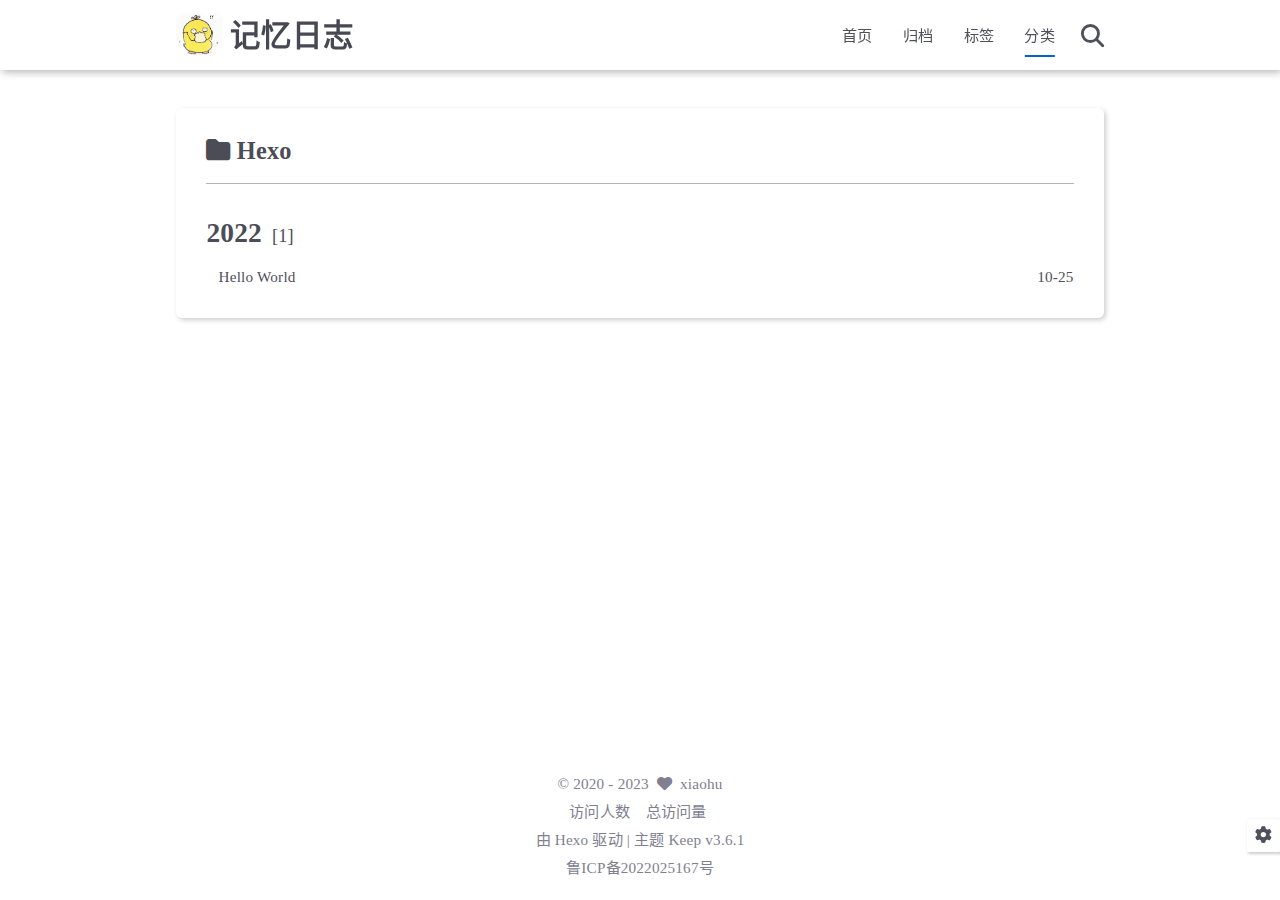
<file: categories/Hexo/index.html>
<!DOCTYPE html>
<html lang="zh-CN">
<head>
    <meta charset="utf-8">
    <meta name="viewport" content="width=device-width, initial-scale=1, maximum-scale=1">
    <meta name="keywords" content="Hexo Theme Keep">
    <meta name="description" content="Hexo Theme Keep">
    <meta name="author" content="xiaohu">
    
    <title>
        
            分类: Hexo |
        
        记忆日志
    </title>
    
<link rel="stylesheet" href="/css/style.css">

    <link rel="shortcut icon" href="/images/logo.svg">
    
<link rel="stylesheet" href="/font/css/fontawesome.min.css">

    
<link rel="stylesheet" href="/font/css/regular.min.css">

    
<link rel="stylesheet" href="/font/css/solid.min.css">

    
<link rel="stylesheet" href="/font/css/brands.min.css">

    <script id="hexo-configurations">
    let KEEP = window.KEEP || {}
    KEEP.hexo_config = {"hostname":"example.com","root":"/","language":"zh-CN","path":"search.xml"}
    KEEP.theme_config = {"toc":{"enable":true,"number":true,"expand_all":true,"init_open":true},"style":{"primary_color":"#0066cc","logo":"/images/touxiang.jpg","favicon":"/images/logo.svg","avatar":"/images/avatar.svg","font_size":null,"font_family":"STKaiti","hover":{"shadow":true,"scale":true},"first_screen":{"enable":true,"header_transparent":true,"background_img":"/images/bg.svg","description":"黄色的森林分为两条路||我选择人迹更少的那一条，从此决定一生的道路。","font_color":null,"hitokoto":true},"scroll":{"progress_bar":true,"percent":false}},"local_search":{"enable":true,"preload":true},"code_copy":{},"code_block":{"tools":{"enable":true,"style":"default"},"highlight_theme":"default"},"side_tools":{},"pjax":{"enable":true},"lazyload":{"enable":true},"comment":{"enable":false,"use":"valine","valine":{"appid":null,"appkey":null,"server_urls":null,"placeholder":null},"gitalk":{"github_id":null,"github_admins":null,"repository":null,"client_id":null,"client_secret":null,"proxy":null},"twikoo":{"env_id":null,"region":null,"version":"1.6.8"},"waline":{"server_url":null,"reaction":false,"version":2}},"post":{"author_label":{"enable":true,"auto":true,"custom_label_list":["Trainee","Engineer","Architect"]},"word_count":{"enable":true,"wordcount":true,"min2read":true},"img_align":"left","copyright_info":true},"version":"3.6.1"}
    KEEP.language_ago = {"second":"%s 秒前","minute":"%s 分钟前","hour":"%s 小时前","day":"%s 天前","week":"%s 周前","month":"%s 个月前","year":"%s 年前"}
    KEEP.language_code_block = {"copy":"复制代码","copied":"已复制","fold":"折叠代码块","folded":"已折叠"}
    KEEP.language_copy_copyright = {"copy":"复制版权信息","copied":"已复制","title":"原文标题","author":"原文作者","link":"原文链接"}
  </script>
<meta name="generator" content="Hexo 6.3.0"></head>


<body>
<div class="progress-bar-container">
    
        <span class="scroll-progress-bar"></span>
    

    
        <span class="pjax-progress-bar"></span>
        <i class="pjax-progress-icon fas fa-circle-notch fa-spin"></i>
    
</div>


<main class="page-container">

    

    <div class="page-main-content">

        <div class="page-main-content-top">
            
<header class="header-wrapper">

    <div class="header-content">
        <div class="left">
            
                <a class="logo-image" href="/">
                    <img src="/images/touxiang.jpg">
                </a>
            
            <a class="logo-title" href="/">
               记忆日志
            </a>
        </div>

        <div class="right">
            <div class="pc">
                <ul class="menu-list">
                    
                        <li class="menu-item">
                            <a class=""
                               href="/"
                            >
                                首页
                            </a>
                        </li>
                    
                        <li class="menu-item">
                            <a class=""
                               href="/archives"
                            >
                                归档
                            </a>
                        </li>
                    
                        <li class="menu-item">
                            <a class=""
                               href="/tags"
                            >
                                标签
                            </a>
                        </li>
                    
                        <li class="menu-item">
                            <a class="active"
                               href="/categories"
                            >
                                分类
                            </a>
                        </li>
                    
                    
                        <li class="menu-item search search-popup-trigger">
                            <i class="fas fa-search"></i>
                        </li>
                    
                </ul>
            </div>
            <div class="mobile">
                
                    <div class="icon-item search search-popup-trigger"><i class="fas fa-search"></i></div>
                
                <div class="icon-item menu-bar">
                    <div class="menu-bar-middle"></div>
                </div>
            </div>
        </div>
    </div>

    <div class="header-drawer">
        <ul class="drawer-menu-list">
            
                <li class="drawer-menu-item flex-center">
                    <a class=""
                       href="/">首页</a>
                </li>
            
                <li class="drawer-menu-item flex-center">
                    <a class=""
                       href="/archives">归档</a>
                </li>
            
                <li class="drawer-menu-item flex-center">
                    <a class=""
                       href="/tags">标签</a>
                </li>
            
                <li class="drawer-menu-item flex-center">
                    <a class="active"
                       href="/categories">分类</a>
                </li>
            
        </ul>
    </div>

    <div class="window-mask"></div>

</header>


        </div>

        <div class="page-main-content-middle">

            <div class="main-content">

                
                    <div class="fade-in-down-animation">
    <div class="category-container">
        <div class="category-name">
            <i class="fas fa-folder"></i>&nbsp;Hexo
        </div>
        <div class="category-post-list">
            
<div class="archive-list-container">
    
        <section class="archive-item">
            <div class="archive-item-header">
                <span class="archive-year">2022</span>
                <span class="archive-year-post-count">[1]</span>
            </div>
            <ul class="article-list">
                
                    <li class="article-item">
                        <a class="article-title"
                           href="/2022/10/25/hello-world/"
                        >Hello World</a>
                        <span class="article-date">10-25</span>
                    </li>
                
            </ul>
        </section>
    
</div>

        </div>
    </div>
    <div class="category-paginator">
        <div class="paginator">
    

    
</div>

    </div>
</div>


                
            </div>

        </div>

        <div class="page-main-content-bottom">
            
<footer class="footer">
    <div class="info-container">
        <div class="copyright-info info-item">
            &copy;
            
                <span>2020</span> -
            
            2023
            
                &nbsp;<i class="fas fa-heart icon-animate"></i>
                &nbsp;<a href="/">xiaohu</a>
            
        </div>
        
            <script async data-pjax
                    src="//busuanzi.ibruce.info/busuanzi/2.3/busuanzi.pure.mini.js"></script>
            <div class="website-count info-item">
                
                    访问人数&nbsp;<span id="busuanzi_value_site_uv"></span>&ensp;
                
                
                    总访问量&nbsp;<span id="busuanzi_value_site_pv"></span>
                
            </div>
        
        <div class="theme-info info-item">
            由 <a target="_blank" href="https://hexo.io">Hexo</a> 驱动&nbsp;|&nbsp;主题&nbsp;<a class="theme-version" target="_blank" href="https://github.com/XPoet/hexo-theme-keep">Keep v3.6.1</a>
        </div>
        
            <div class="icp-info info-item">
                <a target="_blank" rel="nofollow"
                   href="https://beian.miit.gov.cn"
                >
                    鲁ICP备2022025167号
                </a>
            </div>
        
        
    </div>
</footer>

        </div>
    </div>

    

    <div class="right-bottom-side-tools">
        <div class="side-tools-container">
    <ul class="side-tools-list">
        <li class="tools-item tool-font-adjust-plus flex-center">
            <i class="fas fa-search-plus"></i>
        </li>

        <li class="tools-item tool-font-adjust-minus flex-center">
            <i class="fas fa-search-minus"></i>
        </li>

        <li class="tools-item tool-dark-light-toggle flex-center">
            <i class="fas fa-moon"></i>
        </li>

        <!-- rss -->
        

        
            <li class="tools-item tool-scroll-to-top flex-center">
                <i class="fas fa-arrow-up"></i>
            </li>
        

        <li class="tools-item tool-scroll-to-bottom flex-center">
            <i class="fas fa-arrow-down"></i>
        </li>
    </ul>

    <ul class="exposed-tools-list">
        <li class="tools-item tool-toggle-show flex-center">
            <i class="fas fa-cog fa-spin"></i>
        </li>
        
    </ul>
</div>

    </div>

    <div class="zoom-in-image-mask">
    <img class="zoom-in-image">
</div>


    
        <div class="search-pop-overlay">
    <div class="popup search-popup">
        <div class="search-header">
          <span class="search-input-field-pre">
            <i class="fas fa-keyboard"></i>
          </span>
            <div class="search-input-container">
                <input autocomplete="off"
                       autocorrect="off"
                       autocapitalize="off"
                       placeholder="搜索..."
                       spellcheck="false"
                       type="search"
                       class="search-input"
                >
            </div>
            <span class="close-popup-btn">
                <i class="fas fa-times"></i>
            </span>
        </div>
        <div id="search-result">
            <div id="no-result">
                <i class="fas fa-spinner fa-pulse fa-5x fa-fw"></i>
            </div>
        </div>
    </div>
</div>

    

</main>




<script src="/js/utils.js"></script>

<script src="/js/main.js"></script>

<script src="/js/header-shrink.js"></script>

<script src="/js/back2top.js"></script>

<script src="/js/dark-light-toggle.js"></script>





    
<script src="/js/local-search.js"></script>




    
<script src="/js/code-block.js"></script>




    
<script src="/js/lazyload.js"></script>



<div class="post-scripts pjax">
    
</div>


    
<script src="/js/libs/pjax.min.js"></script>

<script>
    window.addEventListener('DOMContentLoaded', () => {
        window.pjax = new Pjax({
            selectors: [
                'head title',
                '.page-container',
                '.pjax'
            ],
            history: true,
            debug: false,
            cacheBust: false,
            timeout: 0,
            analytics: false,
            currentUrlFullReload: false,
            scrollRestoration: false,
            // scrollTo: true,
        });

        document.addEventListener('pjax:send', () => {
            KEEP.utils.pjaxProgressBarStart();
        });

        document.addEventListener('pjax:complete', () => {
            KEEP.utils.pjaxProgressBarEnd();
            window.pjax.executeScripts(document.querySelectorAll('script[data-pjax], .pjax script'));
            KEEP.refresh();
        });
    });
</script>



</body>
</html>
</file>
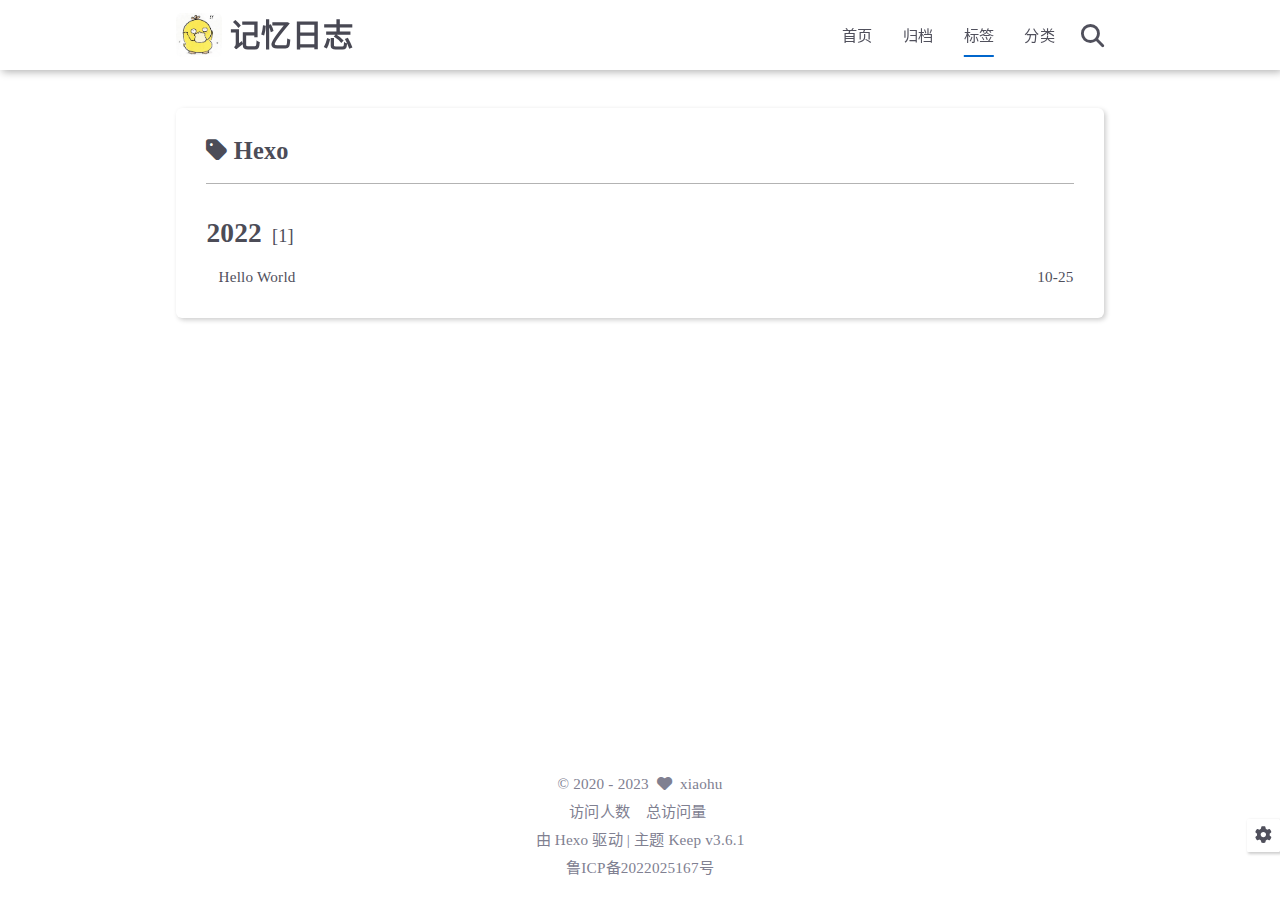
<file: tags/Hexo/index.html>
<!DOCTYPE html>
<html lang="zh-CN">
<head>
    <meta charset="utf-8">
    <meta name="viewport" content="width=device-width, initial-scale=1, maximum-scale=1">
    <meta name="keywords" content="Hexo Theme Keep">
    <meta name="description" content="Hexo Theme Keep">
    <meta name="author" content="xiaohu">
    
    <title>
        
            标签: Hexo |
        
        记忆日志
    </title>
    
<link rel="stylesheet" href="/css/style.css">

    <link rel="shortcut icon" href="/images/logo.svg">
    
<link rel="stylesheet" href="/font/css/fontawesome.min.css">

    
<link rel="stylesheet" href="/font/css/regular.min.css">

    
<link rel="stylesheet" href="/font/css/solid.min.css">

    
<link rel="stylesheet" href="/font/css/brands.min.css">

    <script id="hexo-configurations">
    let KEEP = window.KEEP || {}
    KEEP.hexo_config = {"hostname":"example.com","root":"/","language":"zh-CN","path":"search.xml"}
    KEEP.theme_config = {"toc":{"enable":true,"number":true,"expand_all":true,"init_open":true},"style":{"primary_color":"#0066cc","logo":"/images/touxiang.jpg","favicon":"/images/logo.svg","avatar":"/images/avatar.svg","font_size":null,"font_family":"STKaiti","hover":{"shadow":true,"scale":true},"first_screen":{"enable":true,"header_transparent":true,"background_img":"/images/bg.svg","description":"黄色的森林分为两条路||我选择人迹更少的那一条，从此决定一生的道路。","font_color":null,"hitokoto":true},"scroll":{"progress_bar":true,"percent":false}},"local_search":{"enable":true,"preload":true},"code_copy":{},"code_block":{"tools":{"enable":true,"style":"default"},"highlight_theme":"default"},"side_tools":{},"pjax":{"enable":true},"lazyload":{"enable":true},"comment":{"enable":false,"use":"valine","valine":{"appid":null,"appkey":null,"server_urls":null,"placeholder":null},"gitalk":{"github_id":null,"github_admins":null,"repository":null,"client_id":null,"client_secret":null,"proxy":null},"twikoo":{"env_id":null,"region":null,"version":"1.6.8"},"waline":{"server_url":null,"reaction":false,"version":2}},"post":{"author_label":{"enable":true,"auto":true,"custom_label_list":["Trainee","Engineer","Architect"]},"word_count":{"enable":true,"wordcount":true,"min2read":true},"img_align":"left","copyright_info":true},"version":"3.6.1"}
    KEEP.language_ago = {"second":"%s 秒前","minute":"%s 分钟前","hour":"%s 小时前","day":"%s 天前","week":"%s 周前","month":"%s 个月前","year":"%s 年前"}
    KEEP.language_code_block = {"copy":"复制代码","copied":"已复制","fold":"折叠代码块","folded":"已折叠"}
    KEEP.language_copy_copyright = {"copy":"复制版权信息","copied":"已复制","title":"原文标题","author":"原文作者","link":"原文链接"}
  </script>
<meta name="generator" content="Hexo 6.3.0"></head>


<body>
<div class="progress-bar-container">
    
        <span class="scroll-progress-bar"></span>
    

    
        <span class="pjax-progress-bar"></span>
        <i class="pjax-progress-icon fas fa-circle-notch fa-spin"></i>
    
</div>


<main class="page-container">

    

    <div class="page-main-content">

        <div class="page-main-content-top">
            
<header class="header-wrapper">

    <div class="header-content">
        <div class="left">
            
                <a class="logo-image" href="/">
                    <img src="/images/touxiang.jpg">
                </a>
            
            <a class="logo-title" href="/">
               记忆日志
            </a>
        </div>

        <div class="right">
            <div class="pc">
                <ul class="menu-list">
                    
                        <li class="menu-item">
                            <a class=""
                               href="/"
                            >
                                首页
                            </a>
                        </li>
                    
                        <li class="menu-item">
                            <a class=""
                               href="/archives"
                            >
                                归档
                            </a>
                        </li>
                    
                        <li class="menu-item">
                            <a class="active"
                               href="/tags"
                            >
                                标签
                            </a>
                        </li>
                    
                        <li class="menu-item">
                            <a class=""
                               href="/categories"
                            >
                                分类
                            </a>
                        </li>
                    
                    
                        <li class="menu-item search search-popup-trigger">
                            <i class="fas fa-search"></i>
                        </li>
                    
                </ul>
            </div>
            <div class="mobile">
                
                    <div class="icon-item search search-popup-trigger"><i class="fas fa-search"></i></div>
                
                <div class="icon-item menu-bar">
                    <div class="menu-bar-middle"></div>
                </div>
            </div>
        </div>
    </div>

    <div class="header-drawer">
        <ul class="drawer-menu-list">
            
                <li class="drawer-menu-item flex-center">
                    <a class=""
                       href="/">首页</a>
                </li>
            
                <li class="drawer-menu-item flex-center">
                    <a class=""
                       href="/archives">归档</a>
                </li>
            
                <li class="drawer-menu-item flex-center">
                    <a class="active"
                       href="/tags">标签</a>
                </li>
            
                <li class="drawer-menu-item flex-center">
                    <a class=""
                       href="/categories">分类</a>
                </li>
            
        </ul>
    </div>

    <div class="window-mask"></div>

</header>


        </div>

        <div class="page-main-content-middle">

            <div class="main-content">

                
                    <div class="fade-in-down-animation">
    <div class="tag-container">
        <div class="tag-name"><i class="fas fa-tag"></i>&nbsp;Hexo
        </div>
        <div class="tag-post-list">
            
<div class="archive-list-container">
    
        <section class="archive-item">
            <div class="archive-item-header">
                <span class="archive-year">2022</span>
                <span class="archive-year-post-count">[1]</span>
            </div>
            <ul class="article-list">
                
                    <li class="article-item">
                        <a class="article-title"
                           href="/2022/10/25/hello-world/"
                        >Hello World</a>
                        <span class="article-date">10-25</span>
                    </li>
                
            </ul>
        </section>
    
</div>

        </div>
    </div>

    <div class="tag-paginator">
        <div class="paginator">
    

    
</div>

    </div>
</div>


                
            </div>

        </div>

        <div class="page-main-content-bottom">
            
<footer class="footer">
    <div class="info-container">
        <div class="copyright-info info-item">
            &copy;
            
                <span>2020</span> -
            
            2023
            
                &nbsp;<i class="fas fa-heart icon-animate"></i>
                &nbsp;<a href="/">xiaohu</a>
            
        </div>
        
            <script async data-pjax
                    src="//busuanzi.ibruce.info/busuanzi/2.3/busuanzi.pure.mini.js"></script>
            <div class="website-count info-item">
                
                    访问人数&nbsp;<span id="busuanzi_value_site_uv"></span>&ensp;
                
                
                    总访问量&nbsp;<span id="busuanzi_value_site_pv"></span>
                
            </div>
        
        <div class="theme-info info-item">
            由 <a target="_blank" href="https://hexo.io">Hexo</a> 驱动&nbsp;|&nbsp;主题&nbsp;<a class="theme-version" target="_blank" href="https://github.com/XPoet/hexo-theme-keep">Keep v3.6.1</a>
        </div>
        
            <div class="icp-info info-item">
                <a target="_blank" rel="nofollow"
                   href="https://beian.miit.gov.cn"
                >
                    鲁ICP备2022025167号
                </a>
            </div>
        
        
    </div>
</footer>

        </div>
    </div>

    

    <div class="right-bottom-side-tools">
        <div class="side-tools-container">
    <ul class="side-tools-list">
        <li class="tools-item tool-font-adjust-plus flex-center">
            <i class="fas fa-search-plus"></i>
        </li>

        <li class="tools-item tool-font-adjust-minus flex-center">
            <i class="fas fa-search-minus"></i>
        </li>

        <li class="tools-item tool-dark-light-toggle flex-center">
            <i class="fas fa-moon"></i>
        </li>

        <!-- rss -->
        

        
            <li class="tools-item tool-scroll-to-top flex-center">
                <i class="fas fa-arrow-up"></i>
            </li>
        

        <li class="tools-item tool-scroll-to-bottom flex-center">
            <i class="fas fa-arrow-down"></i>
        </li>
    </ul>

    <ul class="exposed-tools-list">
        <li class="tools-item tool-toggle-show flex-center">
            <i class="fas fa-cog fa-spin"></i>
        </li>
        
    </ul>
</div>

    </div>

    <div class="zoom-in-image-mask">
    <img class="zoom-in-image">
</div>


    
        <div class="search-pop-overlay">
    <div class="popup search-popup">
        <div class="search-header">
          <span class="search-input-field-pre">
            <i class="fas fa-keyboard"></i>
          </span>
            <div class="search-input-container">
                <input autocomplete="off"
                       autocorrect="off"
                       autocapitalize="off"
                       placeholder="搜索..."
                       spellcheck="false"
                       type="search"
                       class="search-input"
                >
            </div>
            <span class="close-popup-btn">
                <i class="fas fa-times"></i>
            </span>
        </div>
        <div id="search-result">
            <div id="no-result">
                <i class="fas fa-spinner fa-pulse fa-5x fa-fw"></i>
            </div>
        </div>
    </div>
</div>

    

</main>




<script src="/js/utils.js"></script>

<script src="/js/main.js"></script>

<script src="/js/header-shrink.js"></script>

<script src="/js/back2top.js"></script>

<script src="/js/dark-light-toggle.js"></script>





    
<script src="/js/local-search.js"></script>




    
<script src="/js/code-block.js"></script>




    
<script src="/js/lazyload.js"></script>



<div class="post-scripts pjax">
    
</div>


    
<script src="/js/libs/pjax.min.js"></script>

<script>
    window.addEventListener('DOMContentLoaded', () => {
        window.pjax = new Pjax({
            selectors: [
                'head title',
                '.page-container',
                '.pjax'
            ],
            history: true,
            debug: false,
            cacheBust: false,
            timeout: 0,
            analytics: false,
            currentUrlFullReload: false,
            scrollRestoration: false,
            // scrollTo: true,
        });

        document.addEventListener('pjax:send', () => {
            KEEP.utils.pjaxProgressBarStart();
        });

        document.addEventListener('pjax:complete', () => {
            KEEP.utils.pjaxProgressBarEnd();
            window.pjax.executeScripts(document.querySelectorAll('script[data-pjax], .pjax script'));
            KEEP.refresh();
        });
    });
</script>



</body>
</html>
</file>
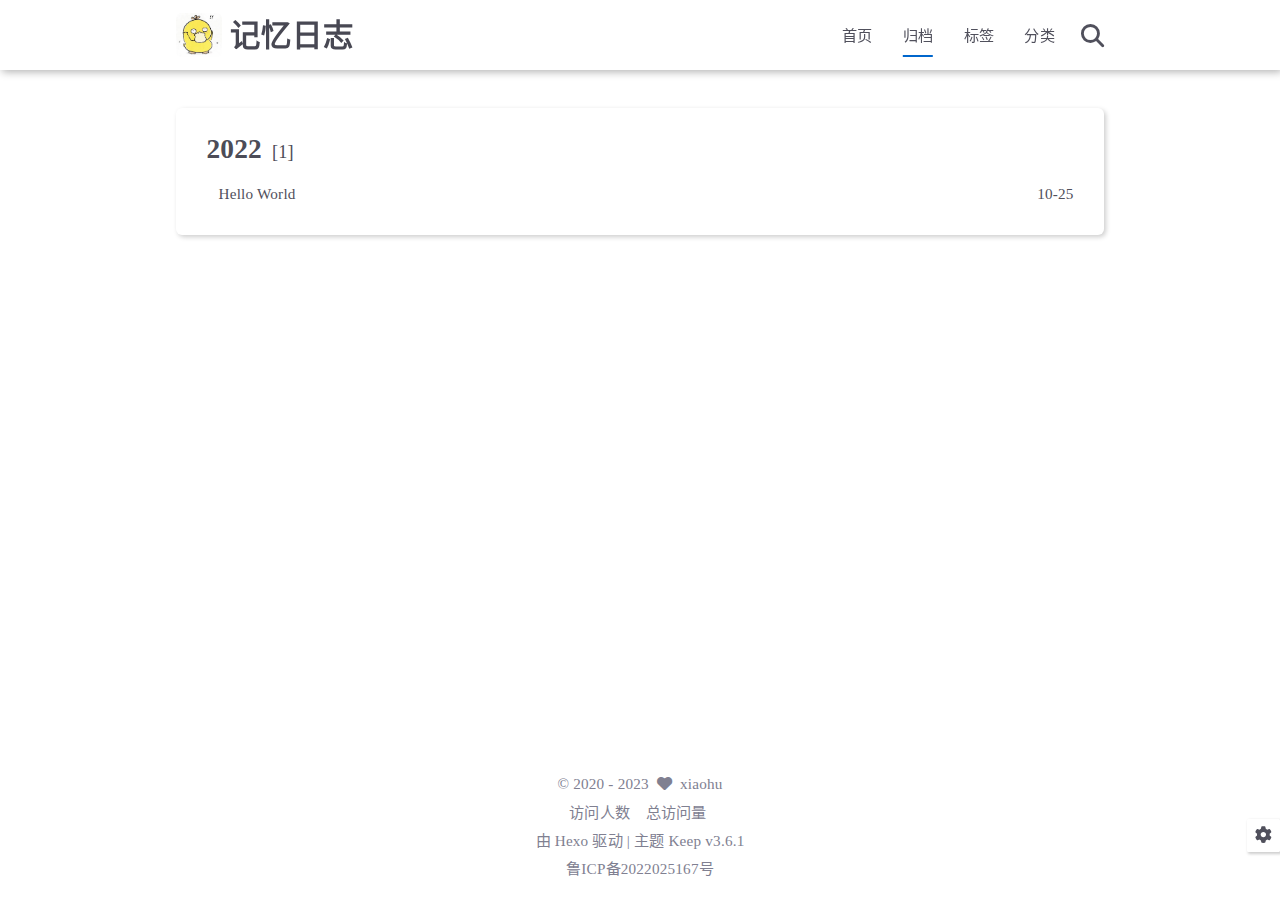
<file: archives/2022/10/index.html>
<!DOCTYPE html>
<html lang="zh-CN">
<head>
    <meta charset="utf-8">
    <meta name="viewport" content="width=device-width, initial-scale=1, maximum-scale=1">
    <meta name="keywords" content="Hexo Theme Keep">
    <meta name="description" content="Hexo Theme Keep">
    <meta name="author" content="xiaohu">
    
    <title>
        
            归档: 2022/10 |
        
        记忆日志
    </title>
    
<link rel="stylesheet" href="/css/style.css">

    <link rel="shortcut icon" href="/images/logo.svg">
    
<link rel="stylesheet" href="/font/css/fontawesome.min.css">

    
<link rel="stylesheet" href="/font/css/regular.min.css">

    
<link rel="stylesheet" href="/font/css/solid.min.css">

    
<link rel="stylesheet" href="/font/css/brands.min.css">

    <script id="hexo-configurations">
    let KEEP = window.KEEP || {}
    KEEP.hexo_config = {"hostname":"example.com","root":"/","language":"zh-CN","path":"search.xml"}
    KEEP.theme_config = {"toc":{"enable":true,"number":true,"expand_all":true,"init_open":true},"style":{"primary_color":"#0066cc","logo":"/images/touxiang.jpg","favicon":"/images/logo.svg","avatar":"/images/avatar.svg","font_size":null,"font_family":"STKaiti","hover":{"shadow":true,"scale":true},"first_screen":{"enable":true,"header_transparent":true,"background_img":"/images/bg.svg","description":"黄色的森林分为两条路||我选择人迹更少的那一条，从此决定一生的道路。","font_color":null,"hitokoto":true},"scroll":{"progress_bar":true,"percent":false}},"local_search":{"enable":true,"preload":true},"code_copy":{},"code_block":{"tools":{"enable":true,"style":"default"},"highlight_theme":"default"},"side_tools":{},"pjax":{"enable":true},"lazyload":{"enable":true},"comment":{"enable":false,"use":"valine","valine":{"appid":null,"appkey":null,"server_urls":null,"placeholder":null},"gitalk":{"github_id":null,"github_admins":null,"repository":null,"client_id":null,"client_secret":null,"proxy":null},"twikoo":{"env_id":null,"region":null,"version":"1.6.8"},"waline":{"server_url":null,"reaction":false,"version":2}},"post":{"author_label":{"enable":true,"auto":true,"custom_label_list":["Trainee","Engineer","Architect"]},"word_count":{"enable":true,"wordcount":true,"min2read":true},"img_align":"left","copyright_info":true},"version":"3.6.1"}
    KEEP.language_ago = {"second":"%s 秒前","minute":"%s 分钟前","hour":"%s 小时前","day":"%s 天前","week":"%s 周前","month":"%s 个月前","year":"%s 年前"}
    KEEP.language_code_block = {"copy":"复制代码","copied":"已复制","fold":"折叠代码块","folded":"已折叠"}
    KEEP.language_copy_copyright = {"copy":"复制版权信息","copied":"已复制","title":"原文标题","author":"原文作者","link":"原文链接"}
  </script>
<meta name="generator" content="Hexo 6.3.0"></head>


<body>
<div class="progress-bar-container">
    
        <span class="scroll-progress-bar"></span>
    

    
        <span class="pjax-progress-bar"></span>
        <i class="pjax-progress-icon fas fa-circle-notch fa-spin"></i>
    
</div>


<main class="page-container">

    

    <div class="page-main-content">

        <div class="page-main-content-top">
            
<header class="header-wrapper">

    <div class="header-content">
        <div class="left">
            
                <a class="logo-image" href="/">
                    <img src="/images/touxiang.jpg">
                </a>
            
            <a class="logo-title" href="/">
               记忆日志
            </a>
        </div>

        <div class="right">
            <div class="pc">
                <ul class="menu-list">
                    
                        <li class="menu-item">
                            <a class=""
                               href="/"
                            >
                                首页
                            </a>
                        </li>
                    
                        <li class="menu-item">
                            <a class="active"
                               href="/archives"
                            >
                                归档
                            </a>
                        </li>
                    
                        <li class="menu-item">
                            <a class=""
                               href="/tags"
                            >
                                标签
                            </a>
                        </li>
                    
                        <li class="menu-item">
                            <a class=""
                               href="/categories"
                            >
                                分类
                            </a>
                        </li>
                    
                    
                        <li class="menu-item search search-popup-trigger">
                            <i class="fas fa-search"></i>
                        </li>
                    
                </ul>
            </div>
            <div class="mobile">
                
                    <div class="icon-item search search-popup-trigger"><i class="fas fa-search"></i></div>
                
                <div class="icon-item menu-bar">
                    <div class="menu-bar-middle"></div>
                </div>
            </div>
        </div>
    </div>

    <div class="header-drawer">
        <ul class="drawer-menu-list">
            
                <li class="drawer-menu-item flex-center">
                    <a class=""
                       href="/">首页</a>
                </li>
            
                <li class="drawer-menu-item flex-center">
                    <a class="active"
                       href="/archives">归档</a>
                </li>
            
                <li class="drawer-menu-item flex-center">
                    <a class=""
                       href="/tags">标签</a>
                </li>
            
                <li class="drawer-menu-item flex-center">
                    <a class=""
                       href="/categories">分类</a>
                </li>
            
        </ul>
    </div>

    <div class="window-mask"></div>

</header>


        </div>

        <div class="page-main-content-middle">

            <div class="main-content">

                
                    <div class="fade-in-down-animation">
    <div class="archive-container ">
        
<div class="archive-list-container">
    
        <section class="archive-item">
            <div class="archive-item-header">
                <span class="archive-year">2022</span>
                <span class="archive-year-post-count">[1]</span>
            </div>
            <ul class="article-list">
                
                    <li class="article-item">
                        <a class="article-title"
                           href="/2022/10/25/hello-world/"
                        >Hello World</a>
                        <span class="article-date">10-25</span>
                    </li>
                
            </ul>
        </section>
    
</div>

    </div>
</div>

                
            </div>

        </div>

        <div class="page-main-content-bottom">
            
<footer class="footer">
    <div class="info-container">
        <div class="copyright-info info-item">
            &copy;
            
                <span>2020</span> -
            
            2023
            
                &nbsp;<i class="fas fa-heart icon-animate"></i>
                &nbsp;<a href="/">xiaohu</a>
            
        </div>
        
            <script async data-pjax
                    src="//busuanzi.ibruce.info/busuanzi/2.3/busuanzi.pure.mini.js"></script>
            <div class="website-count info-item">
                
                    访问人数&nbsp;<span id="busuanzi_value_site_uv"></span>&ensp;
                
                
                    总访问量&nbsp;<span id="busuanzi_value_site_pv"></span>
                
            </div>
        
        <div class="theme-info info-item">
            由 <a target="_blank" href="https://hexo.io">Hexo</a> 驱动&nbsp;|&nbsp;主题&nbsp;<a class="theme-version" target="_blank" href="https://github.com/XPoet/hexo-theme-keep">Keep v3.6.1</a>
        </div>
        
            <div class="icp-info info-item">
                <a target="_blank" rel="nofollow"
                   href="https://beian.miit.gov.cn"
                >
                    鲁ICP备2022025167号
                </a>
            </div>
        
        
    </div>
</footer>

        </div>
    </div>

    

    <div class="right-bottom-side-tools">
        <div class="side-tools-container">
    <ul class="side-tools-list">
        <li class="tools-item tool-font-adjust-plus flex-center">
            <i class="fas fa-search-plus"></i>
        </li>

        <li class="tools-item tool-font-adjust-minus flex-center">
            <i class="fas fa-search-minus"></i>
        </li>

        <li class="tools-item tool-dark-light-toggle flex-center">
            <i class="fas fa-moon"></i>
        </li>

        <!-- rss -->
        

        
            <li class="tools-item tool-scroll-to-top flex-center">
                <i class="fas fa-arrow-up"></i>
            </li>
        

        <li class="tools-item tool-scroll-to-bottom flex-center">
            <i class="fas fa-arrow-down"></i>
        </li>
    </ul>

    <ul class="exposed-tools-list">
        <li class="tools-item tool-toggle-show flex-center">
            <i class="fas fa-cog fa-spin"></i>
        </li>
        
    </ul>
</div>

    </div>

    <div class="zoom-in-image-mask">
    <img class="zoom-in-image">
</div>


    
        <div class="search-pop-overlay">
    <div class="popup search-popup">
        <div class="search-header">
          <span class="search-input-field-pre">
            <i class="fas fa-keyboard"></i>
          </span>
            <div class="search-input-container">
                <input autocomplete="off"
                       autocorrect="off"
                       autocapitalize="off"
                       placeholder="搜索..."
                       spellcheck="false"
                       type="search"
                       class="search-input"
                >
            </div>
            <span class="close-popup-btn">
                <i class="fas fa-times"></i>
            </span>
        </div>
        <div id="search-result">
            <div id="no-result">
                <i class="fas fa-spinner fa-pulse fa-5x fa-fw"></i>
            </div>
        </div>
    </div>
</div>

    

</main>




<script src="/js/utils.js"></script>

<script src="/js/main.js"></script>

<script src="/js/header-shrink.js"></script>

<script src="/js/back2top.js"></script>

<script src="/js/dark-light-toggle.js"></script>





    
<script src="/js/local-search.js"></script>




    
<script src="/js/code-block.js"></script>




    
<script src="/js/lazyload.js"></script>



<div class="post-scripts pjax">
    
</div>


    
<script src="/js/libs/pjax.min.js"></script>

<script>
    window.addEventListener('DOMContentLoaded', () => {
        window.pjax = new Pjax({
            selectors: [
                'head title',
                '.page-container',
                '.pjax'
            ],
            history: true,
            debug: false,
            cacheBust: false,
            timeout: 0,
            analytics: false,
            currentUrlFullReload: false,
            scrollRestoration: false,
            // scrollTo: true,
        });

        document.addEventListener('pjax:send', () => {
            KEEP.utils.pjaxProgressBarStart();
        });

        document.addEventListener('pjax:complete', () => {
            KEEP.utils.pjaxProgressBarEnd();
            window.pjax.executeScripts(document.querySelectorAll('script[data-pjax], .pjax script'));
            KEEP.refresh();
        });
    });
</script>



</body>
</html>
</file>
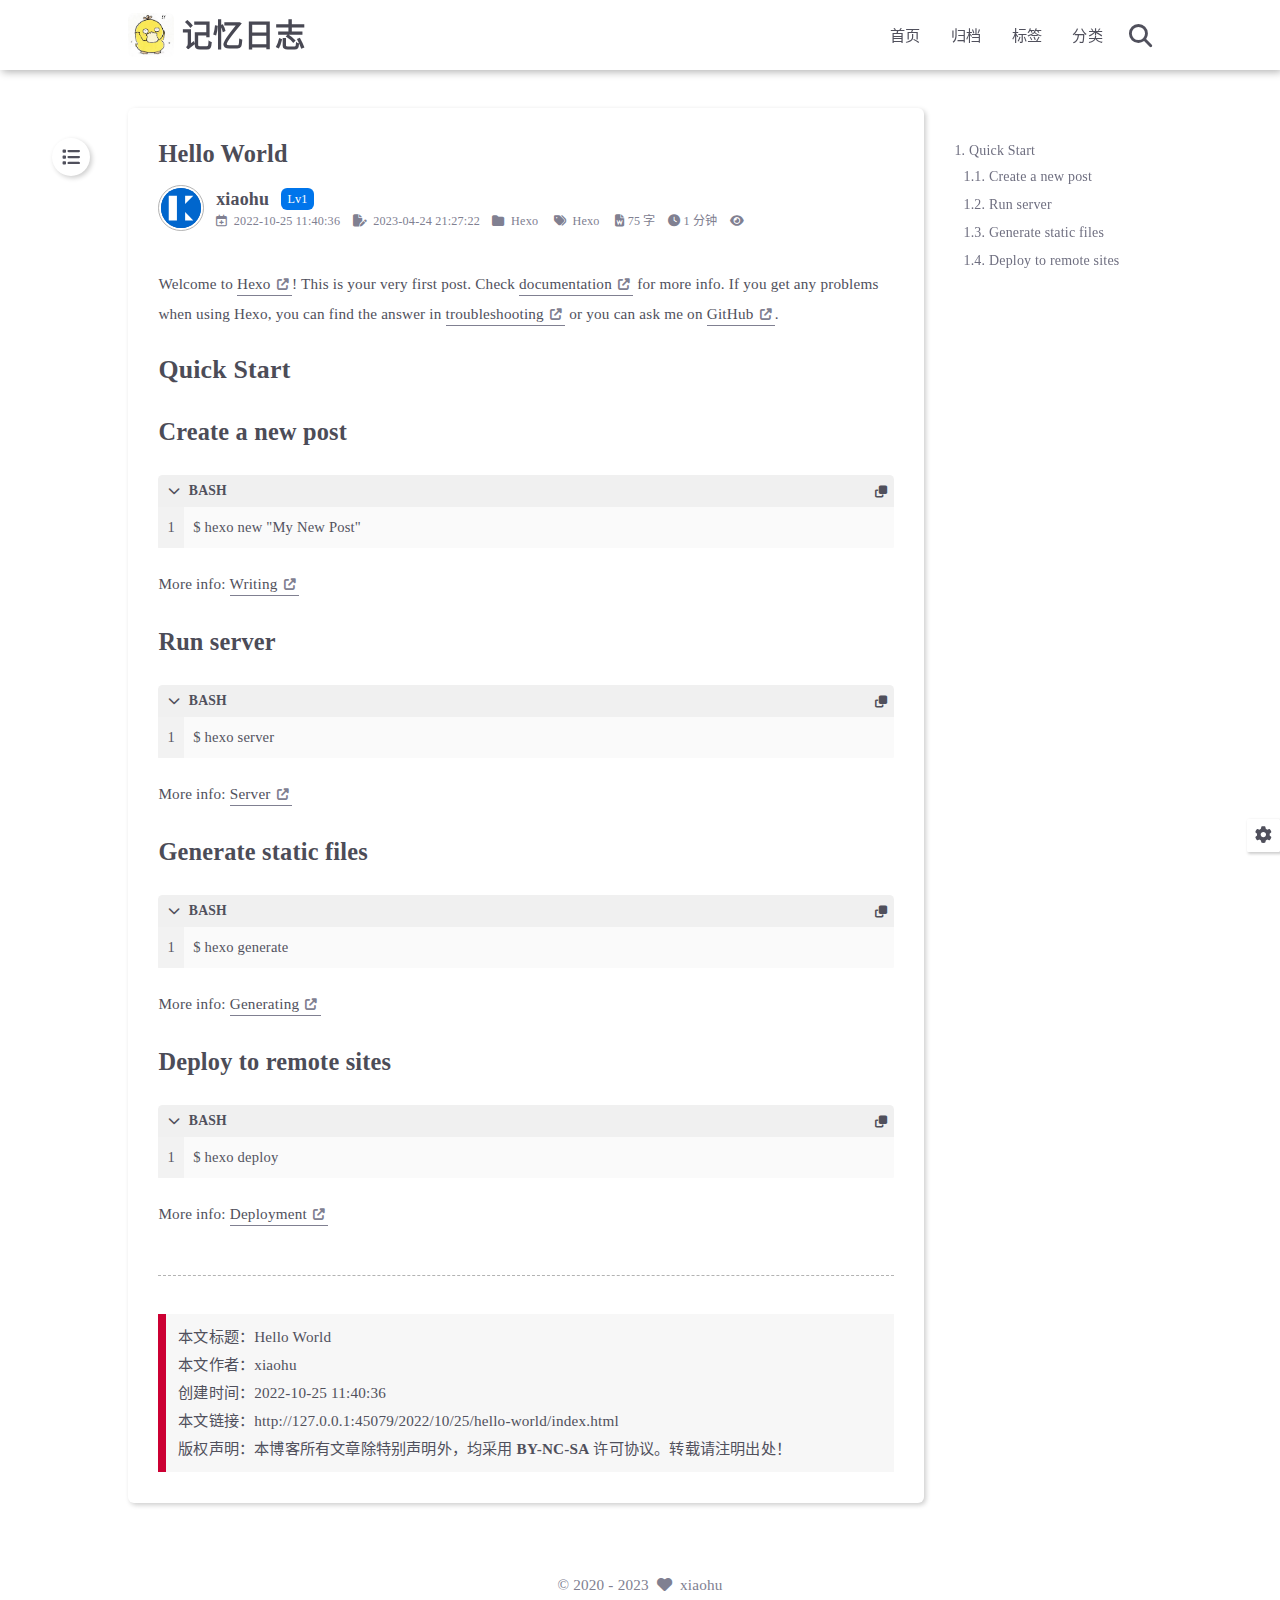
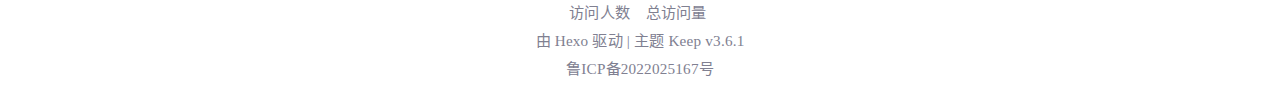
<file: 2022/10/25/hello-world/index.html>
<!DOCTYPE html>
<html lang="zh-CN">
<head>
    <meta charset="utf-8">
    <meta name="viewport" content="width=device-width, initial-scale=1, maximum-scale=1">
    <meta name="keywords" content="Hexo Theme Keep">
    <meta name="description" content="Hexo Theme Keep">
    <meta name="author" content="xiaohu">
    
    <title>
        
            Hello World |
        
        记忆日志
    </title>
    
<link rel="stylesheet" href="/css/style.css">

    <link rel="shortcut icon" href="/images/logo.svg">
    
<link rel="stylesheet" href="/font/css/fontawesome.min.css">

    
<link rel="stylesheet" href="/font/css/regular.min.css">

    
<link rel="stylesheet" href="/font/css/solid.min.css">

    
<link rel="stylesheet" href="/font/css/brands.min.css">

    <script id="hexo-configurations">
    let KEEP = window.KEEP || {}
    KEEP.hexo_config = {"hostname":"example.com","root":"/","language":"zh-CN","path":"search.xml"}
    KEEP.theme_config = {"toc":{"enable":true,"number":true,"expand_all":true,"init_open":true},"style":{"primary_color":"#0066cc","logo":"/images/touxiang.jpg","favicon":"/images/logo.svg","avatar":"/images/avatar.svg","font_size":null,"font_family":"STKaiti","hover":{"shadow":true,"scale":true},"first_screen":{"enable":true,"header_transparent":true,"background_img":"/images/bg.svg","description":"黄色的森林分为两条路||我选择人迹更少的那一条，从此决定一生的道路。","font_color":null,"hitokoto":true},"scroll":{"progress_bar":true,"percent":false}},"local_search":{"enable":true,"preload":true},"code_copy":{},"code_block":{"tools":{"enable":true,"style":"default"},"highlight_theme":"default"},"side_tools":{},"pjax":{"enable":true},"lazyload":{"enable":true},"comment":{"enable":false,"use":"valine","valine":{"appid":null,"appkey":null,"server_urls":null,"placeholder":null},"gitalk":{"github_id":null,"github_admins":null,"repository":null,"client_id":null,"client_secret":null,"proxy":null},"twikoo":{"env_id":null,"region":null,"version":"1.6.8"},"waline":{"server_url":null,"reaction":false,"version":2}},"post":{"author_label":{"enable":true,"auto":true,"custom_label_list":["Trainee","Engineer","Architect"]},"word_count":{"enable":true,"wordcount":true,"min2read":true},"img_align":"left","copyright_info":true},"version":"3.6.1"}
    KEEP.language_ago = {"second":"%s 秒前","minute":"%s 分钟前","hour":"%s 小时前","day":"%s 天前","week":"%s 周前","month":"%s 个月前","year":"%s 年前"}
    KEEP.language_code_block = {"copy":"复制代码","copied":"已复制","fold":"折叠代码块","folded":"已折叠"}
    KEEP.language_copy_copyright = {"copy":"复制版权信息","copied":"已复制","title":"原文标题","author":"原文作者","link":"原文链接"}
  </script>
<meta name="generator" content="Hexo 6.3.0"></head>


<body>
<div class="progress-bar-container">
    
        <span class="scroll-progress-bar"></span>
    

    
        <span class="pjax-progress-bar"></span>
        <i class="pjax-progress-icon fas fa-circle-notch fa-spin"></i>
    
</div>


<main class="page-container">

    

    <div class="page-main-content">

        <div class="page-main-content-top">
            
<header class="header-wrapper">

    <div class="header-content">
        <div class="left">
            
                <a class="logo-image" href="/">
                    <img src="/images/touxiang.jpg">
                </a>
            
            <a class="logo-title" href="/">
               记忆日志
            </a>
        </div>

        <div class="right">
            <div class="pc">
                <ul class="menu-list">
                    
                        <li class="menu-item">
                            <a class=""
                               href="/"
                            >
                                首页
                            </a>
                        </li>
                    
                        <li class="menu-item">
                            <a class=""
                               href="/archives"
                            >
                                归档
                            </a>
                        </li>
                    
                        <li class="menu-item">
                            <a class=""
                               href="/tags"
                            >
                                标签
                            </a>
                        </li>
                    
                        <li class="menu-item">
                            <a class=""
                               href="/categories"
                            >
                                分类
                            </a>
                        </li>
                    
                    
                        <li class="menu-item search search-popup-trigger">
                            <i class="fas fa-search"></i>
                        </li>
                    
                </ul>
            </div>
            <div class="mobile">
                
                    <div class="icon-item search search-popup-trigger"><i class="fas fa-search"></i></div>
                
                <div class="icon-item menu-bar">
                    <div class="menu-bar-middle"></div>
                </div>
            </div>
        </div>
    </div>

    <div class="header-drawer">
        <ul class="drawer-menu-list">
            
                <li class="drawer-menu-item flex-center">
                    <a class=""
                       href="/">首页</a>
                </li>
            
                <li class="drawer-menu-item flex-center">
                    <a class=""
                       href="/archives">归档</a>
                </li>
            
                <li class="drawer-menu-item flex-center">
                    <a class=""
                       href="/tags">标签</a>
                </li>
            
                <li class="drawer-menu-item flex-center">
                    <a class=""
                       href="/categories">分类</a>
                </li>
            
        </ul>
    </div>

    <div class="window-mask"></div>

</header>


        </div>

        <div class="page-main-content-middle">

            <div class="main-content">

                
                    <div class="fade-in-down-animation">
    <div class="post-page-container">
        <div class="article-content-container">

            <div class="article-title">
                <span class="title-hover-animation">Hello World</span>
            </div>

            
                <div class="article-header">
                    <div class="avatar">
                        <img src="/images/avatar.svg">
                    </div>
                    <div class="info">
                        <div class="author">
                            <span class="name">xiaohu</span>
                            
                                <span class="author-label">Lv1</span>
                            
                        </div>
                        <div class="meta-info">
                            
<div class="article-meta-info">
    <span class="article-date article-meta-item">
        
            <i class="fa-regular fa-calendar-plus"></i>&nbsp;
        
        <span class="pc">2022-10-25 11:40:36</span>
        <span class="mobile">2022-10-25 11:40</span>
    </span>
    
        <span class="article-update-date article-meta-item">
        <i class="fas fa-file-pen"></i>&nbsp;
        <span class="pc">2023-04-24 21:27:22</span>
    </span>
    
    
        <span class="article-categories article-meta-item">
            <i class="fas fa-folder"></i>&nbsp;
            <ul>
                
                    <li>
                        <a href="/categories/Hexo/">Hexo</a>&nbsp;
                    </li>
                
            </ul>
        </span>
    
    
        <span class="article-tags article-meta-item">
            <i class="fas fa-tags"></i>&nbsp;
            <ul>
                
                    <li>
                        <a href="/tags/Hexo/">Hexo</a>&nbsp;
                    </li>
                
            </ul>
        </span>
    

    
    
        <span class="article-wordcount article-meta-item">
            <i class="fas fa-file-word"></i>&nbsp;<span>75 字</span>
        </span>
    
    
        <span class="article-min2read article-meta-item">
            <i class="fas fa-clock"></i>&nbsp;<span>1 分钟</span>
        </span>
    
    
        <span class="article-pv article-meta-item">
            <i class="fas fa-eye"></i>&nbsp;<span id="busuanzi_value_page_pv"></span>
        </span>
    
</div>

                        </div>
                    </div>
                </div>
            

            <div class="article-content keep-markdown-body">
                

                <p>Welcome to <a class="link"   target="_blank" rel="noopener" href="https://hexo.io/" >Hexo<i class="fas fa-external-link-alt"></i></a>! This is your very first post. Check <a class="link"   target="_blank" rel="noopener" href="https://hexo.io/docs/" >documentation<i class="fas fa-external-link-alt"></i></a> for more info. If you get any problems when using Hexo, you can find the answer in <a class="link"   target="_blank" rel="noopener" href="https://hexo.io/docs/troubleshooting.html" >troubleshooting<i class="fas fa-external-link-alt"></i></a> or you can ask me on <a class="link"   target="_blank" rel="noopener" href="https://github.com/hexojs/hexo/issues" >GitHub<i class="fas fa-external-link-alt"></i></a>.</p>
<h2 id="Quick-Start"><a href="#Quick-Start" class="headerlink" title="Quick Start"></a>Quick Start</h2><h3 id="Create-a-new-post"><a href="#Create-a-new-post" class="headerlink" title="Create a new post"></a>Create a new post</h3><figure class="highlight bash"><table><tr><td class="gutter"><pre><span class="line">1</span><br></pre></td><td class="code"><pre><span class="line">$ hexo new <span class="string">&quot;My New Post&quot;</span></span><br></pre></td></tr></table></figure>

<p>More info: <a class="link"   target="_blank" rel="noopener" href="https://hexo.io/docs/writing.html" >Writing<i class="fas fa-external-link-alt"></i></a></p>
<h3 id="Run-server"><a href="#Run-server" class="headerlink" title="Run server"></a>Run server</h3><figure class="highlight bash"><table><tr><td class="gutter"><pre><span class="line">1</span><br></pre></td><td class="code"><pre><span class="line">$ hexo server</span><br></pre></td></tr></table></figure>

<p>More info: <a class="link"   target="_blank" rel="noopener" href="https://hexo.io/docs/server.html" >Server<i class="fas fa-external-link-alt"></i></a></p>
<h3 id="Generate-static-files"><a href="#Generate-static-files" class="headerlink" title="Generate static files"></a>Generate static files</h3><figure class="highlight bash"><table><tr><td class="gutter"><pre><span class="line">1</span><br></pre></td><td class="code"><pre><span class="line">$ hexo generate</span><br></pre></td></tr></table></figure>

<p>More info: <a class="link"   target="_blank" rel="noopener" href="https://hexo.io/docs/generating.html" >Generating<i class="fas fa-external-link-alt"></i></a></p>
<h3 id="Deploy-to-remote-sites"><a href="#Deploy-to-remote-sites" class="headerlink" title="Deploy to remote sites"></a>Deploy to remote sites</h3><figure class="highlight bash"><table><tr><td class="gutter"><pre><span class="line">1</span><br></pre></td><td class="code"><pre><span class="line">$ hexo deploy</span><br></pre></td></tr></table></figure>

<p>More info: <a class="link"   target="_blank" rel="noopener" href="https://hexo.io/docs/one-command-deployment.html" >Deployment<i class="fas fa-external-link-alt"></i></a></p>

            </div>

            
                <div class="post-copyright-info">
                    
<div class="article-copyright-info-container">
    <ul class="copyright-info-content">
        <li class="post-title">
            <span class="type">本文标题</span>：<span class="content">Hello World</span>
        </li>
        <li class="post-author">
            <span class="type">本文作者</span>：<span class="content">xiaohu</span>
        </li>
        <li class="post-time">
            <span class="type">创建时间</span>：<span class="content">2022-10-25 11:40:36</span>
        </li>
        <li class="post-link">
            <span class="type">本文链接</span>：<span class="content">2022/10/25/hello-world/</span>
        </li>
        <li class="post-license">
            <span class="type">版权声明</span>：<span class="content">本博客所有文章除特别声明外，均采用 <a class="license" target="_blank" rel="noopener" href="https://creativecommons.org/licenses/by-nc-sa/4.0/deed.zh">BY-NC-SA</a> 许可协议。转载请注明出处！</span>
        </li>
    </ul>
    <div class="copy-copyright-info flex-center tooltip" data-content="复制版权信息" data-offset-y="-2px">
        <i class="fa-solid fa-copy"></i>
    </div>
</div>

                </div>
            

            
                <ul class="post-tags-box">
                    
                        <li class="tag-item">
                            <a href="/tags/Hexo/">#Hexo</a>&nbsp;
                        </li>
                    
                </ul>
            

            

            
        </div>

        
            <div class="toc-content-container">
                <div class="post-toc-wrap">
    <div class="post-toc">
        <ol class="nav"><li class="nav-item nav-level-2"><a class="nav-link" href="#Quick-Start"><span class="nav-number">1.</span> <span class="nav-text">Quick Start</span></a><ol class="nav-child"><li class="nav-item nav-level-3"><a class="nav-link" href="#Create-a-new-post"><span class="nav-number">1.1.</span> <span class="nav-text">Create a new post</span></a></li><li class="nav-item nav-level-3"><a class="nav-link" href="#Run-server"><span class="nav-number">1.2.</span> <span class="nav-text">Run server</span></a></li><li class="nav-item nav-level-3"><a class="nav-link" href="#Generate-static-files"><span class="nav-number">1.3.</span> <span class="nav-text">Generate static files</span></a></li><li class="nav-item nav-level-3"><a class="nav-link" href="#Deploy-to-remote-sites"><span class="nav-number">1.4.</span> <span class="nav-text">Deploy to remote sites</span></a></li></ol></li></ol>
    </div>
</div>

            </div>
        
    </div>
</div>


                
            </div>

        </div>

        <div class="page-main-content-bottom">
            
<footer class="footer">
    <div class="info-container">
        <div class="copyright-info info-item">
            &copy;
            
                <span>2020</span> -
            
            2023
            
                &nbsp;<i class="fas fa-heart icon-animate"></i>
                &nbsp;<a href="/">xiaohu</a>
            
        </div>
        
            <script async data-pjax
                    src="//busuanzi.ibruce.info/busuanzi/2.3/busuanzi.pure.mini.js"></script>
            <div class="website-count info-item">
                
                    访问人数&nbsp;<span id="busuanzi_value_site_uv"></span>&ensp;
                
                
                    总访问量&nbsp;<span id="busuanzi_value_site_pv"></span>
                
            </div>
        
        <div class="theme-info info-item">
            由 <a target="_blank" href="https://hexo.io">Hexo</a> 驱动&nbsp;|&nbsp;主题&nbsp;<a class="theme-version" target="_blank" href="https://github.com/XPoet/hexo-theme-keep">Keep v3.6.1</a>
        </div>
        
            <div class="icp-info info-item">
                <a target="_blank" rel="nofollow"
                   href="https://beian.miit.gov.cn"
                >
                    鲁ICP备2022025167号
                </a>
            </div>
        
        
    </div>
</footer>

        </div>
    </div>

    
        <div class="post-tools">
            <div class="post-tools-container">
    <ul class="tools-list">
        <!-- TOC aside toggle -->
        
            <li class="tools-item flex-center toggle-show-toc">
                <i class="fas fa-list"></i>
            </li>
        

        <!-- go comment -->
        
    </ul>
</div>

        </div>
    

    <div class="right-bottom-side-tools">
        <div class="side-tools-container">
    <ul class="side-tools-list">
        <li class="tools-item tool-font-adjust-plus flex-center">
            <i class="fas fa-search-plus"></i>
        </li>

        <li class="tools-item tool-font-adjust-minus flex-center">
            <i class="fas fa-search-minus"></i>
        </li>

        <li class="tools-item tool-dark-light-toggle flex-center">
            <i class="fas fa-moon"></i>
        </li>

        <!-- rss -->
        

        
            <li class="tools-item tool-scroll-to-top flex-center">
                <i class="fas fa-arrow-up"></i>
            </li>
        

        <li class="tools-item tool-scroll-to-bottom flex-center">
            <i class="fas fa-arrow-down"></i>
        </li>
    </ul>

    <ul class="exposed-tools-list">
        <li class="tools-item tool-toggle-show flex-center">
            <i class="fas fa-cog fa-spin"></i>
        </li>
        
    </ul>
</div>

    </div>

    <div class="zoom-in-image-mask">
    <img class="zoom-in-image">
</div>


    
        <div class="search-pop-overlay">
    <div class="popup search-popup">
        <div class="search-header">
          <span class="search-input-field-pre">
            <i class="fas fa-keyboard"></i>
          </span>
            <div class="search-input-container">
                <input autocomplete="off"
                       autocorrect="off"
                       autocapitalize="off"
                       placeholder="搜索..."
                       spellcheck="false"
                       type="search"
                       class="search-input"
                >
            </div>
            <span class="close-popup-btn">
                <i class="fas fa-times"></i>
            </span>
        </div>
        <div id="search-result">
            <div id="no-result">
                <i class="fas fa-spinner fa-pulse fa-5x fa-fw"></i>
            </div>
        </div>
    </div>
</div>

    

</main>




<script src="/js/utils.js"></script>

<script src="/js/main.js"></script>

<script src="/js/header-shrink.js"></script>

<script src="/js/back2top.js"></script>

<script src="/js/dark-light-toggle.js"></script>





    
<script src="/js/local-search.js"></script>




    
<script src="/js/code-block.js"></script>




    
<script src="/js/lazyload.js"></script>



<div class="post-scripts pjax">
    
        
<script src="/js/post-helper.js"></script>

        
            
<script src="/js/libs/anime.min.js"></script>

        
        
            
<script src="/js/toc.js"></script>

        
    
</div>


    
<script src="/js/libs/pjax.min.js"></script>

<script>
    window.addEventListener('DOMContentLoaded', () => {
        window.pjax = new Pjax({
            selectors: [
                'head title',
                '.page-container',
                '.pjax'
            ],
            history: true,
            debug: false,
            cacheBust: false,
            timeout: 0,
            analytics: false,
            currentUrlFullReload: false,
            scrollRestoration: false,
            // scrollTo: true,
        });

        document.addEventListener('pjax:send', () => {
            KEEP.utils.pjaxProgressBarStart();
        });

        document.addEventListener('pjax:complete', () => {
            KEEP.utils.pjaxProgressBarEnd();
            window.pjax.executeScripts(document.querySelectorAll('script[data-pjax], .pjax script'));
            KEEP.refresh();
        });
    });
</script>



</body>
</html>
</file>
<file: css/style.css>
:root {
  --primary-color: #06c;
  --primary-color-light-1: #0075eb;
  --primary-color-light-2: #0a85ff;
  --primary-color-dark-1: #005cb8;
  --primary-color-dark-2: #0052a3;
  --background-color-1: #fff;
  --background-color-2: #f7f7f7;
  --background-color-3: #f0f0f0;
  --content-background-color: #fff;
  --text-color-1: #484853;
  --text-color-2: #4c4c57;
  --text-color-3: #50505c;
  --text-color-4: #808091;
  --text-color-5: #b7b7c0;
  --text-color-6: #ededef;
  --toc-text-color: #6f6f80;
  --badge-color: #f0f0f0;
  --badge-background-color: #9393a1;
  --border-color: #b3b3b3;
  --selection-color: #0075eb;
  --shadow-color: rgba(0,0,0,0.2);
  --shadow-hover-color: rgba(0,0,0,0.3);
  --scrollbar-color: #60606e;
  --scrollbar-background-color: #e6e6e6;
  --toc-scrollbar-color: rgba(80,80,92,0.1);
  --copyright-info-color: #c03;
  --avatar-background-color: #005cb8;
  --header-transparent-background-1: rgba(255,255,255,0.28);
  --header-transparent-background-2: rgba(255,255,255,0.4);
  --pjax-progress-bar-color: linear-gradient(45deg, #f10006, #ef5b00, #e59c01, #19ca05, #00cab5, #0264c8, #c303c3);
  --article-aging-tips-color: #b78d0f;
  --article-aging-tips-background-color: rgba(183,141,15,0.1);
  --article-aging-tips-border-color: rgba(183,141,15,0.6);
}
@media (prefers-color-scheme: light) {
  :root {
    --primary-color: #06c;
    --primary-color-light-1: #0075eb;
    --primary-color-light-2: #0a85ff;
    --primary-color-dark-1: #005cb8;
    --primary-color-dark-2: #0052a3;
    --background-color-1: #fff;
    --background-color-2: #f7f7f7;
    --background-color-3: #f0f0f0;
    --content-background-color: #fff;
    --text-color-1: #484853;
    --text-color-2: #4c4c57;
    --text-color-3: #50505c;
    --text-color-4: #808091;
    --text-color-5: #b7b7c0;
    --text-color-6: #ededef;
    --toc-text-color: #6f6f80;
    --badge-color: #f0f0f0;
    --badge-background-color: #9393a1;
    --border-color: #b3b3b3;
    --selection-color: #0075eb;
    --shadow-color: rgba(0,0,0,0.2);
    --shadow-hover-color: rgba(0,0,0,0.3);
    --scrollbar-color: #60606e;
    --scrollbar-background-color: #e6e6e6;
    --toc-scrollbar-color: rgba(80,80,92,0.1);
    --copyright-info-color: #c03;
    --avatar-background-color: #005cb8;
    --header-transparent-background-1: rgba(255,255,255,0.28);
    --header-transparent-background-2: rgba(255,255,255,0.4);
    --pjax-progress-bar-color: linear-gradient(45deg, #f10006, #ef5b00, #e59c01, #19ca05, #00cab5, #0264c8, #c303c3);
    --article-aging-tips-color: #b78d0f;
    --article-aging-tips-background-color: rgba(183,141,15,0.1);
    --article-aging-tips-border-color: rgba(183,141,15,0.6);
  }
}
@media (prefers-color-scheme: dark) {
  :root {
    --primary-color: #06c;
    --primary-color-light-1: #0075eb;
    --primary-color-light-2: #0a85ff;
    --primary-color-dark-1: #005cb8;
    --primary-color-dark-2: #0052a3;
    --background-color-1: #383940;
    --background-color-2: #3d3f46;
    --background-color-3: #43444c;
    --content-background-color: #37383f;
    --text-color-1: #c5c5cc;
    --text-color-2: #c1c1c9;
    --text-color-3: #bebec6;
    --text-color-4: #9595a2;
    --text-color-5: #5b5b67;
    --text-color-6: #36363e;
    --toc-text-color: #9f9fab;
    --badge-color: #4a4c55;
    --badge-background-color: #d8d8dd;
    --border-color: #6f717e;
    --selection-color: #005ebc;
    --shadow-color: rgba(128,128,128,0.2);
    --shadow-hover-color: rgba(128,128,128,0.28);
    --scrollbar-color: #32333a;
    --scrollbar-background-color: #5c5e6a;
    --toc-scrollbar-color: rgba(190,190,198,0.1);
    --copyright-info-color: #a30029;
    --avatar-background-color: #004a93;
    --header-transparent-background-1: rgba(56,57,64,0.28);
    --header-transparent-background-2: rgba(56,57,64,0.4);
    --pjax-progress-bar-color: linear-gradient(45deg, #ea404a, #ea722f, #e9a71f, #67e559, #18ecec, #1b85f1, #ee1dee);
    --article-aging-tips-color: #ecc34d;
    --article-aging-tips-background-color: rgba(236,195,77,0.1);
    --article-aging-tips-border-color: rgba(236,195,77,0.6);
  }
}
.light-mode {
  --primary-color: #06c;
  --primary-color-light-1: #0075eb;
  --primary-color-light-2: #0a85ff;
  --primary-color-dark-1: #005cb8;
  --primary-color-dark-2: #0052a3;
  --background-color-1: #fff;
  --background-color-2: #f7f7f7;
  --background-color-3: #f0f0f0;
  --content-background-color: #fff;
  --text-color-1: #484853;
  --text-color-2: #4c4c57;
  --text-color-3: #50505c;
  --text-color-4: #808091;
  --text-color-5: #b7b7c0;
  --text-color-6: #ededef;
  --toc-text-color: #6f6f80;
  --badge-color: #f0f0f0;
  --badge-background-color: #9393a1;
  --border-color: #b3b3b3;
  --selection-color: #0075eb;
  --shadow-color: rgba(0,0,0,0.2);
  --shadow-hover-color: rgba(0,0,0,0.3);
  --scrollbar-color: #60606e;
  --scrollbar-background-color: #e6e6e6;
  --toc-scrollbar-color: rgba(80,80,92,0.1);
  --copyright-info-color: #c03;
  --avatar-background-color: #005cb8;
  --header-transparent-background-1: rgba(255,255,255,0.28);
  --header-transparent-background-2: rgba(255,255,255,0.4);
  --pjax-progress-bar-color: linear-gradient(45deg, #f10006, #ef5b00, #e59c01, #19ca05, #00cab5, #0264c8, #c303c3);
  --article-aging-tips-color: #b78d0f;
  --article-aging-tips-background-color: rgba(183,141,15,0.1);
  --article-aging-tips-border-color: rgba(183,141,15,0.6);
}
.dark-mode {
  --primary-color: #06c;
  --primary-color-light-1: #0075eb;
  --primary-color-light-2: #0a85ff;
  --primary-color-dark-1: #005cb8;
  --primary-color-dark-2: #0052a3;
  --background-color-1: #383940;
  --background-color-2: #3d3f46;
  --background-color-3: #43444c;
  --content-background-color: #37383f;
  --text-color-1: #c5c5cc;
  --text-color-2: #c1c1c9;
  --text-color-3: #bebec6;
  --text-color-4: #9595a2;
  --text-color-5: #5b5b67;
  --text-color-6: #36363e;
  --toc-text-color: #9f9fab;
  --badge-color: #4a4c55;
  --badge-background-color: #d8d8dd;
  --border-color: #6f717e;
  --selection-color: #005ebc;
  --shadow-color: rgba(128,128,128,0.2);
  --shadow-hover-color: rgba(128,128,128,0.28);
  --scrollbar-color: #32333a;
  --scrollbar-background-color: #5c5e6a;
  --toc-scrollbar-color: rgba(190,190,198,0.1);
  --copyright-info-color: #a30029;
  --avatar-background-color: #004a93;
  --header-transparent-background-1: rgba(56,57,64,0.28);
  --header-transparent-background-2: rgba(56,57,64,0.4);
  --pjax-progress-bar-color: linear-gradient(45deg, #ea404a, #ea722f, #e9a71f, #67e559, #18ecec, #1b85f1, #ee1dee);
  --article-aging-tips-color: #ecc34d;
  --article-aging-tips-background-color: rgba(236,195,77,0.1);
  --article-aging-tips-border-color: rgba(236,195,77,0.6);
}
.fade-in-down-animation {
  animation-name: fade-in-down;
  animation-duration: 1s;
  animation-fill-mode: both;
}
.title-hover-animation {
  position: relative;
  display: inline-block;
  color: var(--text-color-2);
  line-height: 1.3;
  vertical-align: top;
  border-bottom: none;
}
.title-hover-animation::before {
  position: absolute;
  bottom: -4px;
  left: 0;
  width: 100%;
  height: 2px;
  background-color: var(--text-color-2);
  transform: scaleX(0);
  visibility: hidden;
  content: "";
  transition-delay: 0s, 0s, 0s, 0s, 0s, 0s;
  transition-timing-function: ease, ease, ease, ease, ease-in-out, ease-in-out;
  transition-duration: 0.2s, 0.2s, 0.2s, 0.2s, 0.2s, 0.2s;
  transition-property: color, background, box-shadow, border-color, visibility, transform;
}
.title-hover-animation:hover::before {
  transform: scaleX(1);
  visibility: visible;
}
@-moz-keyframes fade-in-down {
  0% {
    transform: translateY(-50px);
    opacity: 0;
  }
  100% {
    transform: translateY(0);
    opacity: 1;
  }
}
@-webkit-keyframes fade-in-down {
  0% {
    transform: translateY(-50px);
    opacity: 0;
  }
  100% {
    transform: translateY(0);
    opacity: 1;
  }
}
@-o-keyframes fade-in-down {
  0% {
    transform: translateY(-50px);
    opacity: 0;
  }
  100% {
    transform: translateY(0);
    opacity: 1;
  }
}
@keyframes fade-in-down {
  0% {
    transform: translateY(-50px);
    opacity: 0;
  }
  100% {
    transform: translateY(0);
    opacity: 1;
  }
}
@-moz-keyframes icon-animate {
  0%, 100% {
    transform: scale(1);
  }
  10%, 30% {
    transform: scale(0.88);
  }
  20%, 40%, 60%, 80% {
    transform: scale(1.08);
  }
  50%, 70% {
    transform: scale(1.08);
  }
}
@-webkit-keyframes icon-animate {
  0%, 100% {
    transform: scale(1);
  }
  10%, 30% {
    transform: scale(0.88);
  }
  20%, 40%, 60%, 80% {
    transform: scale(1.08);
  }
  50%, 70% {
    transform: scale(1.08);
  }
}
@-o-keyframes icon-animate {
  0%, 100% {
    transform: scale(1);
  }
  10%, 30% {
    transform: scale(0.88);
  }
  20%, 40%, 60%, 80% {
    transform: scale(1.08);
  }
  50%, 70% {
    transform: scale(1.08);
  }
}
@keyframes icon-animate {
  0%, 100% {
    transform: scale(1);
  }
  10%, 30% {
    transform: scale(0.88);
  }
  20%, 40%, 60%, 80% {
    transform: scale(1.08);
  }
  50%, 70% {
    transform: scale(1.08);
  }
}
@-moz-keyframes img-loading-animation {
  to {
    transform: rotate(1turn);
  }
}
@-webkit-keyframes img-loading-animation {
  to {
    transform: rotate(1turn);
  }
}
@-o-keyframes img-loading-animation {
  to {
    transform: rotate(1turn);
  }
}
@keyframes img-loading-animation {
  to {
    transform: rotate(1turn);
  }
}
* {
  transition-delay: 0s, 0s, 0s, 0s;
  transition-timing-function: ease, ease, ease, ease;
  transition-duration: 0.2s, 0.2s, 0.2s, 0.2s;
  transition-property: color, background, box-shadow, border-color;
}
*::-webkit-scrollbar {
  width: 0.4rem;
  height: 0.4rem;
  transition: all 0.2s ease;
}
*::-webkit-scrollbar-thumb {
  background: var(--scrollbar-color);
  border-radius: 0.1rem;
}
*::-webkit-scrollbar-track {
  background: var(--scrollbar-background-color);
}
html,
body {
  position: relative;
  width: 100%;
  height: 100%;
  margin: 0;
  padding: 0;
  color: var(--text-color-3);
  font-weight: 400;
  font-size: 15.2px;
  font-family: STKaiti;
  line-height: 22px;
  letter-spacing: 0.2px;
  background: var(--background-color-1);
}
html::-webkit-scrollbar,
body::-webkit-scrollbar {
  width: 0.6rem;
  height: 0.6rem;
}
@media (max-width: 800px) {
  html::-webkit-scrollbar,
  body::-webkit-scrollbar {
    width: 0.5rem;
    height: 0.5rem;
  }
}
@media (max-width: 500px) {
  html::-webkit-scrollbar,
  body::-webkit-scrollbar {
    width: 0.4rem;
    height: 0.4rem;
  }
}
@media (max-width: 800px) {
  html,
  body {
    font-size: 14.591999999999999px;
    line-height: 21.119999999999997px;
  }
}
@media (max-width: 500px) {
  html,
  body {
    font-size: 13.68px;
    line-height: 19.8px;
  }
}
::selection {
  color: #fff;
  background: var(--selection-color);
}
ul,
ol,
li {
  margin: 0;
  padding: 0;
  list-style: none;
}
a {
  color: var(--text-color-3);
  text-decoration: none;
}
a i,
a span {
  color: var(--text-color-3);
}
a:hover,
a:active {
  color: var(--primary-color);
  text-decoration: none !important;
}
a:hover i,
a:active i,
a:hover span,
a:active span {
  color: var(--primary-color);
}
img[lazyload] {
  position: relative;
  box-sizing: border-box;
  width: 8rem;
  height: 8rem;
  box-shadow: none !important;
  cursor: not-allowed;
  pointer-events: none;
}
img[lazyload]::before {
  position: absolute;
  top: 0;
  left: 0;
  display: block;
  width: 100%;
  height: 100%;
  background: var(--background-color-1);
  content: '';
  transition-delay: 0s, 0s, 0s, 0s, 0s;
  transition-timing-function: ease, ease, ease, ease, ease;
  transition-duration: 0.2s, 0.2s, 0.2s, 0.2s, 0.2s;
  transition-property: color, background, box-shadow, border-color, background;
}
img[lazyload]::after {
  position: absolute;
  top: 0;
  right: 0;
  bottom: 0;
  left: 0;
  display: block;
  width: 2rem;
  height: 2rem;
  margin: auto;
  border: 2px solid var(--text-color-6);
  border-top-color: var(--selection-color);
  border-left-color: var(--selection-color);
  border-radius: 50%;
  animation: img-loading-animation 750ms infinite linear;
  content: '';
  transition-delay: 0s, 0s, 0s, 0s, 0s;
  transition-timing-function: ease, ease, ease, ease, ease;
  transition-duration: 0.2s, 0.2s, 0.2s, 0.2s, 0.2s;
  transition-property: color, background, box-shadow, border-color, border;
}
button {
  margin: 0;
  padding: 0;
  background: transparent;
  border: 0;
  outline: none;
  cursor: pointer;
}
.btn {
  position: relative;
  display: inline-block;
  padding: 0.4rem 1rem;
  white-space: nowrap;
  text-align: center;
  background: var(--background-color-1);
  border-radius: 5px;
  cursor: pointer;
  box-shadow: 2px 2px 5px var(--shadow-color);
  transition-delay: 0s, 0s, 0s, 0s, 0s;
  transition-timing-function: ease, ease, ease, ease, linear;
  transition-duration: 0.2s, 0.2s, 0.2s, 0.2s, 0.2s;
  transition-property: color, background, box-shadow, border-color, transform;
}
.btn:hover {
  transform: scaleX(1.06) scaleY(1.06);
  box-shadow: 2px 2px 8px var(--shadow-hover-color);
}
.btn:hover {
  color: var(--background-color-1);
  background: var(--primary-color);
}
.flex-center {
  display: flex;
  align-items: center;
  justify-content: center;
}
.clear::after {
  display: block;
  clear: both;
  height: 0;
  overflow: hidden;
  visibility: hidden;
  content: '';
}
.tooltip {
  position: relative;
  box-sizing: border-box;
}
.tooltip:hover .tooltip-content {
  display: inline-block;
}
.tooltip.show-img .tooltip-content {
  display: none !important;
}
.tooltip .tooltip-content {
  position: absolute;
  top: -0.4rem;
  left: 50%;
  z-index: 1009;
  display: none;
  box-sizing: border-box;
  padding: 0.2rem 0.6rem;
  color: var(--text-color-6);
  font-size: 0.8rem;
  letter-spacing: 0.8px;
  white-space: nowrap;
  background: var(--text-color-1);
  border-radius: 0.3rem;
  transform: translateX(-50%) translateY(-100%);
  transition-delay: 0s, 0s, 0s, 0s, 0s;
  transition-timing-function: ease, ease, ease, ease, ease;
  transition-duration: 0.2s, 0.2s, 0.2s, 0.2s, 0.2s;
  transition-property: color, background, box-shadow, border-color, display;
  -moz-user-select: none;
  -ms-user-select: none;
  -webkit-user-select: none;
  user-select: none;
}
.tooltip-img {
  position: relative;
  box-sizing: border-box;
}
.tooltip-img.show-img .tooltip-img-box {
  display: flex;
}
.tooltip-img .tooltip-img-box {
  position: absolute;
  top: -0.4rem;
  left: 50%;
  z-index: 1008;
  display: none;
  align-items: center;
  justify-content: center;
  box-sizing: border-box;
  min-height: 6rem;
  background: var(--text-color-6);
  border: 0.2rem solid var(--text-color-3);
  border-radius: 0.3rem;
  transform: translateX(-50%) translateY(-100%);
  transition-delay: 0s, 0s, 0s, 0s, 0s;
  transition-timing-function: ease, ease, ease, ease, ease;
  transition-duration: 0.2s, 0.2s, 0.2s, 0.2s, 0.2s;
  transition-property: color, background, box-shadow, border-color, display;
  -moz-user-select: none;
  -ms-user-select: none;
  -webkit-user-select: none;
  user-select: none;
}
.tooltip-img .tooltip-img-box img {
  display: block;
  max-height: 10rem;
}
.keep-markdown-body {
  font-size: 1rem;
}
.keep-markdown-body blockquote {
  box-sizing: border-box;
  margin: 1.4rem 0;
  color: var(--text-color-3);
  background: var(--background-color-2);
  border-left: 0.4rem solid var(--text-color-4);
}
.keep-markdown-body blockquote p,
.keep-markdown-body blockquote ul,
.keep-markdown-body blockquote ol {
  padding: 0.4rem 0.4rem 0.4rem 0.8rem;
}
.keep-markdown-body p {
  color: var(--text-color-3);
  line-height: 2;
}
.keep-markdown-body a {
  position: relative;
  box-sizing: border-box;
  padding-bottom: 0.2rem;
  text-decoration: none;
  overflow-wrap: break-word;
  border-bottom: 0.1rem solid var(--text-color-4);
  outline: 0;
  cursor: pointer;
}
.keep-markdown-body a .fas,
.keep-markdown-body a .far,
.keep-markdown-body a .fab {
  position: relative;
  margin: 0 0.2rem 0 0.4rem;
  color: var(--text-color-4);
  font-size: 0.88rem;
}
.keep-markdown-body a:hover {
  text-decoration: underline;
}
.keep-markdown-body a:hover::after {
  background: var(--primary-color);
}
.keep-markdown-body strong {
  color: var(--text-color-3);
}
.keep-markdown-body em {
  color: var(--text-color-3);
}
.keep-markdown-body ul li,
.keep-markdown-body ol li {
  margin-left: 1rem;
  line-height: 2rem;
}
.keep-markdown-body ul li {
  list-style: disc;
}
.keep-markdown-body ul li ul li {
  list-style: circle;
}
.keep-markdown-body ul li ul li ul li {
  list-style: square;
}
.keep-markdown-body ol li {
  list-style: decimal;
}
.keep-markdown-body ol li ol li {
  list-style: upper-alpha;
}
.keep-markdown-body ol li ol li ol li {
  list-style: upper-roman;
}
.keep-markdown-body li {
  color: var(--text-color-3);
}
.keep-markdown-body h1,
.keep-markdown-body h2,
.keep-markdown-body h3,
.keep-markdown-body h4,
.keep-markdown-body h5,
.keep-markdown-body h6 {
  color: var(--text-color-2);
  line-height: 1.5;
}
@media (max-width: 800px) {
  .keep-markdown-body h1,
  .keep-markdown-body h2,
  .keep-markdown-body h3,
  .keep-markdown-body h4,
  .keep-markdown-body h5,
  .keep-markdown-body h6 {
    line-height: 1.25;
  }
}
.keep-markdown-body h1 {
  font-weight: 600;
  font-size: 1.8rem;
}
@media (max-width: 800px) {
  .keep-markdown-body h1 {
    font-size: 1.7rem;
  }
}
.keep-markdown-body h2 {
  font-weight: 600;
  font-size: 1.7rem;
}
@media (max-width: 800px) {
  .keep-markdown-body h2 {
    font-size: 1.6rem;
  }
}
.keep-markdown-body h3 {
  font-weight: 550;
  font-size: 1.6rem;
}
@media (max-width: 800px) {
  .keep-markdown-body h3 {
    font-size: 1.5rem;
  }
}
.keep-markdown-body h4 {
  font-weight: 550;
  font-size: 1.5rem;
}
@media (max-width: 800px) {
  .keep-markdown-body h4 {
    font-size: 1.4rem;
  }
}
.keep-markdown-body h5 {
  font-weight: 500;
  font-size: 1.28rem;
}
@media (max-width: 800px) {
  .keep-markdown-body h5 {
    font-size: 1.18rem;
  }
}
.keep-markdown-body h6 {
  font-weight: 500;
  font-size: 1.2rem;
  line-height: 1.2;
}
@media (max-width: 800px) {
  .keep-markdown-body h6 {
    font-size: 1.1rem;
    line-height: 1.1;
  }
}
.keep-markdown-body img {
  position: relative;
  display: block;
  box-sizing: border-box;
  max-width: 100%;
  box-shadow: 0 0 0.2rem var(--shadow-color);
  cursor: zoom-in;
  opacity: 1;
  margin: 0.8rem 0 0.2rem;
}
.keep-markdown-body img.hide {
  opacity: 0;
}
.keep-markdown-body img[lazyload] {
  margin: 0.8rem auto 0.2rem;
}
.keep-markdown-body > table {
  width: 100%;
  overflow: auto;
  border-collapse: collapse;
  border-spacing: 0;
}
@media (max-width: 500px) {
  .keep-markdown-body > table {
    table-layout: fixed;
  }
}
.keep-markdown-body > table td,
.keep-markdown-body > table th {
  padding: 0;
}
.keep-markdown-body > table th {
  font-weight: 600;
}
.keep-markdown-body > table td,
.keep-markdown-body > table th {
  padding: 0.4rem 1rem;
  border: 0.1rem solid var(--border-color);
}
.keep-markdown-body > table tr {
  background-color: var(--background-color-1);
  border: 0.1rem solid var(--text-color-6);
}
.keep-markdown-body > table tr:nth-child(2n) {
  background-color: var(--background-color-2);
}
:root {
  --primary-color: #06c;
  --primary-color-light-1: #0075eb;
  --primary-color-light-2: #0a85ff;
  --primary-color-dark-1: #005cb8;
  --primary-color-dark-2: #0052a3;
  --background-color-1: #fff;
  --background-color-2: #f7f7f7;
  --background-color-3: #f0f0f0;
  --content-background-color: #fff;
  --text-color-1: #484853;
  --text-color-2: #4c4c57;
  --text-color-3: #50505c;
  --text-color-4: #808091;
  --text-color-5: #b7b7c0;
  --text-color-6: #ededef;
  --toc-text-color: #6f6f80;
  --badge-color: #f0f0f0;
  --badge-background-color: #9393a1;
  --border-color: #b3b3b3;
  --selection-color: #0075eb;
  --shadow-color: rgba(0,0,0,0.2);
  --shadow-hover-color: rgba(0,0,0,0.3);
  --scrollbar-color: #60606e;
  --scrollbar-background-color: #e6e6e6;
  --toc-scrollbar-color: rgba(80,80,92,0.1);
  --copyright-info-color: #c03;
  --avatar-background-color: #005cb8;
  --header-transparent-background-1: rgba(255,255,255,0.28);
  --header-transparent-background-2: rgba(255,255,255,0.4);
  --pjax-progress-bar-color: linear-gradient(45deg, #f10006, #ef5b00, #e59c01, #19ca05, #00cab5, #0264c8, #c303c3);
  --article-aging-tips-color: #b78d0f;
  --article-aging-tips-background-color: rgba(183,141,15,0.1);
  --article-aging-tips-border-color: rgba(183,141,15,0.6);
}
@media (prefers-color-scheme: light) {
  :root {
    --primary-color: #06c;
    --primary-color-light-1: #0075eb;
    --primary-color-light-2: #0a85ff;
    --primary-color-dark-1: #005cb8;
    --primary-color-dark-2: #0052a3;
    --background-color-1: #fff;
    --background-color-2: #f7f7f7;
    --background-color-3: #f0f0f0;
    --content-background-color: #fff;
    --text-color-1: #484853;
    --text-color-2: #4c4c57;
    --text-color-3: #50505c;
    --text-color-4: #808091;
    --text-color-5: #b7b7c0;
    --text-color-6: #ededef;
    --toc-text-color: #6f6f80;
    --badge-color: #f0f0f0;
    --badge-background-color: #9393a1;
    --border-color: #b3b3b3;
    --selection-color: #0075eb;
    --shadow-color: rgba(0,0,0,0.2);
    --shadow-hover-color: rgba(0,0,0,0.3);
    --scrollbar-color: #60606e;
    --scrollbar-background-color: #e6e6e6;
    --toc-scrollbar-color: rgba(80,80,92,0.1);
    --copyright-info-color: #c03;
    --avatar-background-color: #005cb8;
    --header-transparent-background-1: rgba(255,255,255,0.28);
    --header-transparent-background-2: rgba(255,255,255,0.4);
    --pjax-progress-bar-color: linear-gradient(45deg, #f10006, #ef5b00, #e59c01, #19ca05, #00cab5, #0264c8, #c303c3);
    --article-aging-tips-color: #b78d0f;
    --article-aging-tips-background-color: rgba(183,141,15,0.1);
    --article-aging-tips-border-color: rgba(183,141,15,0.6);
  }
}
@media (prefers-color-scheme: dark) {
  :root {
    --primary-color: #06c;
    --primary-color-light-1: #0075eb;
    --primary-color-light-2: #0a85ff;
    --primary-color-dark-1: #005cb8;
    --primary-color-dark-2: #0052a3;
    --background-color-1: #383940;
    --background-color-2: #3d3f46;
    --background-color-3: #43444c;
    --content-background-color: #37383f;
    --text-color-1: #c5c5cc;
    --text-color-2: #c1c1c9;
    --text-color-3: #bebec6;
    --text-color-4: #9595a2;
    --text-color-5: #5b5b67;
    --text-color-6: #36363e;
    --toc-text-color: #9f9fab;
    --badge-color: #4a4c55;
    --badge-background-color: #d8d8dd;
    --border-color: #6f717e;
    --selection-color: #005ebc;
    --shadow-color: rgba(128,128,128,0.2);
    --shadow-hover-color: rgba(128,128,128,0.28);
    --scrollbar-color: #32333a;
    --scrollbar-background-color: #5c5e6a;
    --toc-scrollbar-color: rgba(190,190,198,0.1);
    --copyright-info-color: #a30029;
    --avatar-background-color: #004a93;
    --header-transparent-background-1: rgba(56,57,64,0.28);
    --header-transparent-background-2: rgba(56,57,64,0.4);
    --pjax-progress-bar-color: linear-gradient(45deg, #ea404a, #ea722f, #e9a71f, #67e559, #18ecec, #1b85f1, #ee1dee);
    --article-aging-tips-color: #ecc34d;
    --article-aging-tips-background-color: rgba(236,195,77,0.1);
    --article-aging-tips-border-color: rgba(236,195,77,0.6);
  }
}
.light-mode {
  --primary-color: #06c;
  --primary-color-light-1: #0075eb;
  --primary-color-light-2: #0a85ff;
  --primary-color-dark-1: #005cb8;
  --primary-color-dark-2: #0052a3;
  --background-color-1: #fff;
  --background-color-2: #f7f7f7;
  --background-color-3: #f0f0f0;
  --content-background-color: #fff;
  --text-color-1: #484853;
  --text-color-2: #4c4c57;
  --text-color-3: #50505c;
  --text-color-4: #808091;
  --text-color-5: #b7b7c0;
  --text-color-6: #ededef;
  --toc-text-color: #6f6f80;
  --badge-color: #f0f0f0;
  --badge-background-color: #9393a1;
  --border-color: #b3b3b3;
  --selection-color: #0075eb;
  --shadow-color: rgba(0,0,0,0.2);
  --shadow-hover-color: rgba(0,0,0,0.3);
  --scrollbar-color: #60606e;
  --scrollbar-background-color: #e6e6e6;
  --toc-scrollbar-color: rgba(80,80,92,0.1);
  --copyright-info-color: #c03;
  --avatar-background-color: #005cb8;
  --header-transparent-background-1: rgba(255,255,255,0.28);
  --header-transparent-background-2: rgba(255,255,255,0.4);
  --pjax-progress-bar-color: linear-gradient(45deg, #f10006, #ef5b00, #e59c01, #19ca05, #00cab5, #0264c8, #c303c3);
  --article-aging-tips-color: #b78d0f;
  --article-aging-tips-background-color: rgba(183,141,15,0.1);
  --article-aging-tips-border-color: rgba(183,141,15,0.6);
}
.dark-mode {
  --primary-color: #06c;
  --primary-color-light-1: #0075eb;
  --primary-color-light-2: #0a85ff;
  --primary-color-dark-1: #005cb8;
  --primary-color-dark-2: #0052a3;
  --background-color-1: #383940;
  --background-color-2: #3d3f46;
  --background-color-3: #43444c;
  --content-background-color: #37383f;
  --text-color-1: #c5c5cc;
  --text-color-2: #c1c1c9;
  --text-color-3: #bebec6;
  --text-color-4: #9595a2;
  --text-color-5: #5b5b67;
  --text-color-6: #36363e;
  --toc-text-color: #9f9fab;
  --badge-color: #4a4c55;
  --badge-background-color: #d8d8dd;
  --border-color: #6f717e;
  --selection-color: #005ebc;
  --shadow-color: rgba(128,128,128,0.2);
  --shadow-hover-color: rgba(128,128,128,0.28);
  --scrollbar-color: #32333a;
  --scrollbar-background-color: #5c5e6a;
  --toc-scrollbar-color: rgba(190,190,198,0.1);
  --copyright-info-color: #a30029;
  --avatar-background-color: #004a93;
  --header-transparent-background-1: rgba(56,57,64,0.28);
  --header-transparent-background-2: rgba(56,57,64,0.4);
  --pjax-progress-bar-color: linear-gradient(45deg, #ea404a, #ea722f, #e9a71f, #67e559, #18ecec, #1b85f1, #ee1dee);
  --article-aging-tips-color: #ecc34d;
  --article-aging-tips-background-color: rgba(236,195,77,0.1);
  --article-aging-tips-border-color: rgba(236,195,77,0.6);
}
:root {
  --toolbar-foreground: #50505c;
  --toolbar-background: #f0f0f0;
  --code-foreground: #535360;
  --code-background: #f2f2f2;
  --highlight-background: #fafafa;
  --highlight-foreground: #535360;
  --highlight-comment: #8e908c;
  --highlight-red: #c82829;
  --highlight-orange: #f5871f;
  --highlight-yellow: #eab700;
  --highlight-green: #718c00;
  --highlight-aqua: #3e999f;
  --highlight-blue: #4271ae;
  --highlight-purple: #8959a8;
  --highlight-gutter-color: #585865;
  --highlight-gutter-bg-color: #f2f2f2;
}
@media (prefers-color-scheme: light) {
  :root {
    --toolbar-foreground: #50505c;
    --toolbar-background: #f0f0f0;
    --code-foreground: #535360;
    --code-background: #f2f2f2;
    --highlight-background: #fafafa;
    --highlight-foreground: #535360;
    --highlight-comment: #8e908c;
    --highlight-red: #c82829;
    --highlight-orange: #f5871f;
    --highlight-yellow: #eab700;
    --highlight-green: #718c00;
    --highlight-aqua: #3e999f;
    --highlight-blue: #4271ae;
    --highlight-purple: #8959a8;
    --highlight-gutter-color: #585865;
    --highlight-gutter-bg-color: #f2f2f2;
  }
}
@media (prefers-color-scheme: dark) {
  :root {
    --toolbar-foreground: #bebec6;
    --toolbar-background: #43444c;
    --code-foreground: #bfbfc7;
    --code-background: #32333a;
    --highlight-background: #34343b;
    --highlight-foreground: #bfbfc7;
    --highlight-comment: #969896;
    --highlight-red: #c66;
    --highlight-orange: #de935f;
    --highlight-yellow: #f0c674;
    --highlight-green: #b5bd68;
    --highlight-aqua: #8abeb7;
    --highlight-blue: #81a2be;
    --highlight-purple: #b294bb;
    --highlight-gutter-color: #c1c1c9;
    --highlight-gutter-bg-color: #32333a;
  }
}
.light-mode {
  --toolbar-foreground: #50505c;
  --toolbar-background: #f0f0f0;
  --code-foreground: #535360;
  --code-background: #f2f2f2;
  --highlight-background: #fafafa;
  --highlight-foreground: #535360;
  --highlight-comment: #8e908c;
  --highlight-red: #c82829;
  --highlight-orange: #f5871f;
  --highlight-yellow: #eab700;
  --highlight-green: #718c00;
  --highlight-aqua: #3e999f;
  --highlight-blue: #4271ae;
  --highlight-purple: #8959a8;
  --highlight-gutter-color: #585865;
  --highlight-gutter-bg-color: #f2f2f2;
}
.dark-mode {
  --toolbar-foreground: #bebec6;
  --toolbar-background: #43444c;
  --code-foreground: #bfbfc7;
  --code-background: #32333a;
  --highlight-background: #34343b;
  --highlight-foreground: #bfbfc7;
  --highlight-comment: #969896;
  --highlight-red: #c66;
  --highlight-orange: #de935f;
  --highlight-yellow: #f0c674;
  --highlight-green: #b5bd68;
  --highlight-aqua: #8abeb7;
  --highlight-blue: #81a2be;
  --highlight-purple: #b294bb;
  --highlight-gutter-color: #c1c1c9;
  --highlight-gutter-bg-color: #32333a;
}
pre,
.highlight {
  margin: 1.5rem 0;
  padding: 0;
  overflow: auto;
  color: var(--highlight-foreground);
  font-size: 0.96rem;
  line-height: 1.5rem;
  background: var(--highlight-background);
  -ms-text-size-adjust: none;
  -moz-text-size-adjust: none;
  -webkit-text-size-adjust: none;
}
pre,
code {
  font-family: "Source Code Pro", consolas, Menlo;
}
code {
  padding: 0.4rem;
  color: var(--code-foreground);
  font-size: 0.96rem;
  word-wrap: break-word;
  background: var(--code-background);
  border-radius: 0.2rem;
}
pre {
  padding: 0.6rem;
}
pre code {
  padding: 0;
  color: var(--highlight-foreground);
  text-shadow: none;
  background: none;
}
.highlight {
  border-bottom-right-radius: 0.1rem;
  border-bottom-left-radius: 0.1rem;
}
.highlight pre {
  margin: 0;
  padding: 0.6rem 0;
  border: none;
}
.highlight table {
  width: auto;
  margin: 0;
  border: none;
  border-spacing: unset;
}
.highlight td {
  padding: 0;
  border: none;
}
.highlight figcaption {
  margin-bottom: 1rem;
  color: var(--highlight-foreground);
  font-size: 1rem;
  line-height: 1rem;
}
.highlight figcaption a {
  float: right;
  color: var(--highlight-foreground);
}
.highlight figcaption a:hover {
  border-bottom-color: var(--highlight-foreground);
}
.highlight .gutter pre {
  padding-right: 0.6rem;
  padding-left: 0.6rem;
  color: var(--highlight-gutter-color);
  text-align: center;
  background-color: var(--highlight-gutter-bg-color);
}
.highlight .code pre {
  width: 100%;
  padding-right: 0.6rem;
  padding-left: 0.6rem;
  background-color: var(--highlight-background);
}
.highlight .line {
  height: 1.5rem;
  color: var(--highlight-foreground);
}
.highlight .line .language-javascript {
  color: var(--highlight-foreground);
}
.highlight .line .attr {
  color: var(--highlight-foreground);
}
.highlight .line .string {
  color: var(--highlight-foreground);
}
.gutter {
  -moz-user-select: none;
  -ms-user-select: none;
  -webkit-user-select: none;
  user-select: none;
  color: var(--highlight-gutter-color);
  background: var(--highlight-gutter-bg-color);
}
.gutter .line {
  color: var(--highlight-gutter-color);
}
.gist table {
  width: auto;
}
.gist table td {
  border: none;
}
pre .deletion {
  background: var(--highlight-deletion);
}
pre .addition {
  background: var(--highlight-addition);
}
pre .meta {
  color: var(--highlight-purple);
}
pre .comment {
  color: var(--highlight-comment);
}
pre .variable,
pre .attribute,
pre .tag,
pre .regexp,
pre .ruby .constant,
pre .xml .tag .title,
pre .xml .pi,
pre .xml .doctype,
pre .html .doctype,
pre .css .id,
pre .css .class,
pre .css .pseudo {
  color: var(--highlight-red);
}
pre .property {
  color: var(--highlight-blue);
}
pre .number,
pre .preprocessor,
pre .built_in,
pre .literal,
pre .params,
pre .constant,
pre .command {
  color: var(--highlight-orange);
}
pre .ruby .class .title,
pre .css .rules .attribute,
pre .string,
pre .value,
pre .inheritance,
pre .header,
pre .ruby .symbol,
pre .xml .cdata,
pre .special,
pre .number,
pre .formula {
  color: var(--highlight-green);
}
pre .title,
pre .css .hexcolor {
  color: var(--highlight-aqua);
}
pre .function,
pre .python .decorator,
pre .python .title,
pre .ruby .function .title,
pre .ruby .title .keyword,
pre .perl .sub,
pre .javascript .title,
pre .coffeescript .title {
  color: var(--highlight-blue);
}
pre .keyword,
pre .javascript .function {
  color: var(--highlight-purple);
}
.highlight-container {
  position: relative;
  box-sizing: border-box;
  margin: 1.4rem 0;
}
.highlight-container.mac {
  margin: 1.4rem 0 1.8rem 0;
  box-shadow: 0 0.8rem 2rem 0 rgba(0,0,0,0.4);
}
.highlight-container.mac:hover .code-tools-box .copy {
  opacity: 1;
}
.highlight-container.mac .code-tools-box {
  justify-content: flex-end;
  padding: 0.4rem 0.6rem 0.7rem 0.4rem;
  background: #21252b;
}
.highlight-container.mac .code-tools-box::before {
  position: absolute;
  left: 0.8rem;
  width: 0.76rem;
  height: 0.76rem;
  background: #fc625d;
  border-radius: 50%;
  box-shadow: 1.3rem 0 #fdbc40, 2.6rem 0 #35cd4b;
  content: '';
}
.highlight-container.mac .code-tools-box.folded {
  border-bottom-right-radius: 0;
  border-bottom-left-radius: 0;
}
.highlight-container.mac .code-tools-box.folded .copy {
  display: none;
}
.highlight-container.mac .code-tools-box .code-lang {
  order: 1;
  color: #bbb;
}
.highlight-container.mac .code-tools-box .fold {
  order: 2;
  padding: 0 0.1rem 0 0.6rem;
}
.highlight-container.mac .code-tools-box .fold i {
  color: #ccc;
}
.highlight-container.mac .code-tools-box .copy {
  position: absolute;
  top: 3rem;
  right: 0.5rem;
  padding: 0 0.1rem;
  opacity: 0;
  transition-delay: 0s, 0s, 0s, 0s, 0s;
  transition-timing-function: ease, ease, ease, ease, ease-in-out;
  transition-duration: 0.2s, 0.2s, 0.2s, 0.2s, 0.2s;
  transition-property: color, background, box-shadow, border-color, opacity;
}
.highlight-container.mac .code-tools-box .copy i {
  font-size: 1rem;
}
.highlight-container .code-tools-box {
  display: flex;
  align-items: center;
  justify-content: space-between;
  box-sizing: border-box;
  width: 100%;
  padding: 0.3rem 0.4rem;
  color: var(--toolbar-foreground);
  background: var(--toolbar-background);
  border-top-left-radius: 0.3rem;
  border-top-right-radius: 0.3rem;
}
.highlight-container .code-tools-box.folded {
  border-bottom-right-radius: 0.3rem;
  border-bottom-left-radius: 0.3rem;
}
.highlight-container .code-tools-box .code-lang {
  justify-content: flex-start;
  margin-left: 0.2rem;
  font-weight: 600;
  font-size: 0.9rem;
  font-family: "Source Code Pro", consolas, Menlo;
  color: var(--text-color-3);
}
.highlight-container .code-tools-box .tool {
  -moz-user-select: none;
  -ms-user-select: none;
  -webkit-user-select: none;
  user-select: none;
  cursor: pointer;
}
.highlight-container .code-tools-box .tool i {
  font-size: 0.8rem;
  color: var(--text-color-3);
}
.highlight-container .code-tools-box .fold {
  padding: 0 0.4rem 0 0.2rem;
}
.highlight-container figure.highlight {
  margin: 0;
}
.highlight-container figure.highlight.folded {
  height: 0;
}
:root {
  --primary-color: #06c;
  --primary-color-light-1: #0075eb;
  --primary-color-light-2: #0a85ff;
  --primary-color-dark-1: #005cb8;
  --primary-color-dark-2: #0052a3;
  --background-color-1: #fff;
  --background-color-2: #f7f7f7;
  --background-color-3: #f0f0f0;
  --content-background-color: #fff;
  --text-color-1: #484853;
  --text-color-2: #4c4c57;
  --text-color-3: #50505c;
  --text-color-4: #808091;
  --text-color-5: #b7b7c0;
  --text-color-6: #ededef;
  --toc-text-color: #6f6f80;
  --badge-color: #f0f0f0;
  --badge-background-color: #9393a1;
  --border-color: #b3b3b3;
  --selection-color: #0075eb;
  --shadow-color: rgba(0,0,0,0.2);
  --shadow-hover-color: rgba(0,0,0,0.3);
  --scrollbar-color: #60606e;
  --scrollbar-background-color: #e6e6e6;
  --toc-scrollbar-color: rgba(80,80,92,0.1);
  --copyright-info-color: #c03;
  --avatar-background-color: #005cb8;
  --header-transparent-background-1: rgba(255,255,255,0.28);
  --header-transparent-background-2: rgba(255,255,255,0.4);
  --pjax-progress-bar-color: linear-gradient(45deg, #f10006, #ef5b00, #e59c01, #19ca05, #00cab5, #0264c8, #c303c3);
  --article-aging-tips-color: #b78d0f;
  --article-aging-tips-background-color: rgba(183,141,15,0.1);
  --article-aging-tips-border-color: rgba(183,141,15,0.6);
}
@media (prefers-color-scheme: light) {
  :root {
    --primary-color: #06c;
    --primary-color-light-1: #0075eb;
    --primary-color-light-2: #0a85ff;
    --primary-color-dark-1: #005cb8;
    --primary-color-dark-2: #0052a3;
    --background-color-1: #fff;
    --background-color-2: #f7f7f7;
    --background-color-3: #f0f0f0;
    --content-background-color: #fff;
    --text-color-1: #484853;
    --text-color-2: #4c4c57;
    --text-color-3: #50505c;
    --text-color-4: #808091;
    --text-color-5: #b7b7c0;
    --text-color-6: #ededef;
    --toc-text-color: #6f6f80;
    --badge-color: #f0f0f0;
    --badge-background-color: #9393a1;
    --border-color: #b3b3b3;
    --selection-color: #0075eb;
    --shadow-color: rgba(0,0,0,0.2);
    --shadow-hover-color: rgba(0,0,0,0.3);
    --scrollbar-color: #60606e;
    --scrollbar-background-color: #e6e6e6;
    --toc-scrollbar-color: rgba(80,80,92,0.1);
    --copyright-info-color: #c03;
    --avatar-background-color: #005cb8;
    --header-transparent-background-1: rgba(255,255,255,0.28);
    --header-transparent-background-2: rgba(255,255,255,0.4);
    --pjax-progress-bar-color: linear-gradient(45deg, #f10006, #ef5b00, #e59c01, #19ca05, #00cab5, #0264c8, #c303c3);
    --article-aging-tips-color: #b78d0f;
    --article-aging-tips-background-color: rgba(183,141,15,0.1);
    --article-aging-tips-border-color: rgba(183,141,15,0.6);
  }
}
@media (prefers-color-scheme: dark) {
  :root {
    --primary-color: #06c;
    --primary-color-light-1: #0075eb;
    --primary-color-light-2: #0a85ff;
    --primary-color-dark-1: #005cb8;
    --primary-color-dark-2: #0052a3;
    --background-color-1: #383940;
    --background-color-2: #3d3f46;
    --background-color-3: #43444c;
    --content-background-color: #37383f;
    --text-color-1: #c5c5cc;
    --text-color-2: #c1c1c9;
    --text-color-3: #bebec6;
    --text-color-4: #9595a2;
    --text-color-5: #5b5b67;
    --text-color-6: #36363e;
    --toc-text-color: #9f9fab;
    --badge-color: #4a4c55;
    --badge-background-color: #d8d8dd;
    --border-color: #6f717e;
    --selection-color: #005ebc;
    --shadow-color: rgba(128,128,128,0.2);
    --shadow-hover-color: rgba(128,128,128,0.28);
    --scrollbar-color: #32333a;
    --scrollbar-background-color: #5c5e6a;
    --toc-scrollbar-color: rgba(190,190,198,0.1);
    --copyright-info-color: #a30029;
    --avatar-background-color: #004a93;
    --header-transparent-background-1: rgba(56,57,64,0.28);
    --header-transparent-background-2: rgba(56,57,64,0.4);
    --pjax-progress-bar-color: linear-gradient(45deg, #ea404a, #ea722f, #e9a71f, #67e559, #18ecec, #1b85f1, #ee1dee);
    --article-aging-tips-color: #ecc34d;
    --article-aging-tips-background-color: rgba(236,195,77,0.1);
    --article-aging-tips-border-color: rgba(236,195,77,0.6);
  }
}
.light-mode {
  --primary-color: #06c;
  --primary-color-light-1: #0075eb;
  --primary-color-light-2: #0a85ff;
  --primary-color-dark-1: #005cb8;
  --primary-color-dark-2: #0052a3;
  --background-color-1: #fff;
  --background-color-2: #f7f7f7;
  --background-color-3: #f0f0f0;
  --content-background-color: #fff;
  --text-color-1: #484853;
  --text-color-2: #4c4c57;
  --text-color-3: #50505c;
  --text-color-4: #808091;
  --text-color-5: #b7b7c0;
  --text-color-6: #ededef;
  --toc-text-color: #6f6f80;
  --badge-color: #f0f0f0;
  --badge-background-color: #9393a1;
  --border-color: #b3b3b3;
  --selection-color: #0075eb;
  --shadow-color: rgba(0,0,0,0.2);
  --shadow-hover-color: rgba(0,0,0,0.3);
  --scrollbar-color: #60606e;
  --scrollbar-background-color: #e6e6e6;
  --toc-scrollbar-color: rgba(80,80,92,0.1);
  --copyright-info-color: #c03;
  --avatar-background-color: #005cb8;
  --header-transparent-background-1: rgba(255,255,255,0.28);
  --header-transparent-background-2: rgba(255,255,255,0.4);
  --pjax-progress-bar-color: linear-gradient(45deg, #f10006, #ef5b00, #e59c01, #19ca05, #00cab5, #0264c8, #c303c3);
  --article-aging-tips-color: #b78d0f;
  --article-aging-tips-background-color: rgba(183,141,15,0.1);
  --article-aging-tips-border-color: rgba(183,141,15,0.6);
}
.dark-mode {
  --primary-color: #06c;
  --primary-color-light-1: #0075eb;
  --primary-color-light-2: #0a85ff;
  --primary-color-dark-1: #005cb8;
  --primary-color-dark-2: #0052a3;
  --background-color-1: #383940;
  --background-color-2: #3d3f46;
  --background-color-3: #43444c;
  --content-background-color: #37383f;
  --text-color-1: #c5c5cc;
  --text-color-2: #c1c1c9;
  --text-color-3: #bebec6;
  --text-color-4: #9595a2;
  --text-color-5: #5b5b67;
  --text-color-6: #36363e;
  --toc-text-color: #9f9fab;
  --badge-color: #4a4c55;
  --badge-background-color: #d8d8dd;
  --border-color: #6f717e;
  --selection-color: #005ebc;
  --shadow-color: rgba(128,128,128,0.2);
  --shadow-hover-color: rgba(128,128,128,0.28);
  --scrollbar-color: #32333a;
  --scrollbar-background-color: #5c5e6a;
  --toc-scrollbar-color: rgba(190,190,198,0.1);
  --copyright-info-color: #a30029;
  --avatar-background-color: #004a93;
  --header-transparent-background-1: rgba(56,57,64,0.28);
  --header-transparent-background-2: rgba(56,57,64,0.4);
  --pjax-progress-bar-color: linear-gradient(45deg, #ea404a, #ea722f, #e9a71f, #67e559, #18ecec, #1b85f1, #ee1dee);
  --article-aging-tips-color: #ecc34d;
  --article-aging-tips-background-color: rgba(236,195,77,0.1);
  --article-aging-tips-border-color: rgba(236,195,77,0.6);
}
:root {
  --toolbar-foreground: #50505c;
  --toolbar-background: #f0f0f0;
  --code-foreground: #535360;
  --code-background: #f2f2f2;
  --highlight-background: #fafafa;
  --highlight-foreground: #535360;
  --highlight-comment: #8e908c;
  --highlight-red: #c82829;
  --highlight-orange: #f5871f;
  --highlight-yellow: #eab700;
  --highlight-green: #718c00;
  --highlight-aqua: #3e999f;
  --highlight-blue: #4271ae;
  --highlight-purple: #8959a8;
  --highlight-gutter-color: #585865;
  --highlight-gutter-bg-color: #f2f2f2;
}
@media (prefers-color-scheme: light) {
  :root {
    --toolbar-foreground: #50505c;
    --toolbar-background: #f0f0f0;
    --code-foreground: #535360;
    --code-background: #f2f2f2;
    --highlight-background: #fafafa;
    --highlight-foreground: #535360;
    --highlight-comment: #8e908c;
    --highlight-red: #c82829;
    --highlight-orange: #f5871f;
    --highlight-yellow: #eab700;
    --highlight-green: #718c00;
    --highlight-aqua: #3e999f;
    --highlight-blue: #4271ae;
    --highlight-purple: #8959a8;
    --highlight-gutter-color: #585865;
    --highlight-gutter-bg-color: #f2f2f2;
  }
}
@media (prefers-color-scheme: dark) {
  :root {
    --toolbar-foreground: #bebec6;
    --toolbar-background: #43444c;
    --code-foreground: #bfbfc7;
    --code-background: #32333a;
    --highlight-background: #34343b;
    --highlight-foreground: #bfbfc7;
    --highlight-comment: #969896;
    --highlight-red: #c66;
    --highlight-orange: #de935f;
    --highlight-yellow: #f0c674;
    --highlight-green: #b5bd68;
    --highlight-aqua: #8abeb7;
    --highlight-blue: #81a2be;
    --highlight-purple: #b294bb;
    --highlight-gutter-color: #c1c1c9;
    --highlight-gutter-bg-color: #32333a;
  }
}
.light-mode {
  --toolbar-foreground: #50505c;
  --toolbar-background: #f0f0f0;
  --code-foreground: #535360;
  --code-background: #f2f2f2;
  --highlight-background: #fafafa;
  --highlight-foreground: #535360;
  --highlight-comment: #8e908c;
  --highlight-red: #c82829;
  --highlight-orange: #f5871f;
  --highlight-yellow: #eab700;
  --highlight-green: #718c00;
  --highlight-aqua: #3e999f;
  --highlight-blue: #4271ae;
  --highlight-purple: #8959a8;
  --highlight-gutter-color: #585865;
  --highlight-gutter-bg-color: #f2f2f2;
}
.dark-mode {
  --toolbar-foreground: #bebec6;
  --toolbar-background: #43444c;
  --code-foreground: #bfbfc7;
  --code-background: #32333a;
  --highlight-background: #34343b;
  --highlight-foreground: #bfbfc7;
  --highlight-comment: #969896;
  --highlight-red: #c66;
  --highlight-orange: #de935f;
  --highlight-yellow: #f0c674;
  --highlight-green: #b5bd68;
  --highlight-aqua: #8abeb7;
  --highlight-blue: #81a2be;
  --highlight-purple: #b294bb;
  --highlight-gutter-color: #c1c1c9;
  --highlight-gutter-bg-color: #32333a;
}
.page-container {
  position: relative;
  box-sizing: border-box;
  width: 100%;
  height: auto;
  background: var(--background-color-1);
}
.page-container .page-main-content {
  position: relative;
  box-sizing: border-box;
  padding-top: 70px;
}
.page-container .page-main-content.is-home .transparent-1 {
  background: var(--header-transparent-background-1);
  -webkit-backdrop-filter: blur(4px);
  backdrop-filter: blur(4px);
}
.page-container .page-main-content.is-home .transparent-2 {
  background: var(--header-transparent-background-2);
  -webkit-backdrop-filter: blur(5px);
  backdrop-filter: blur(5px);
}
.header-shrink .page-container .page-main-content {
  padding-top: 50.4px;
}
@media (max-width: 800px) {
  .header-shrink .page-container .page-main-content {
    padding-top: 45.36px;
  }
}
@media (max-width: 500px) {
  .header-shrink .page-container .page-main-content {
    padding-top: 40.32px;
  }
}
@media (max-width: 800px) {
  .page-container .page-main-content {
    padding-top: 63px;
  }
}
@media (max-width: 500px) {
  .page-container .page-main-content {
    padding-top: 56px;
  }
}
.page-container .page-main-content .page-main-content-top {
  position: fixed;
  top: 0;
  right: 0;
  z-index: 1005;
  box-sizing: border-box;
  width: 100%;
  height: 70px;
  transition-delay: 0s, 0s, 0s, 0s, 0s, 0s;
  transition-timing-function: ease, ease, ease, ease, ease-out, ease;
  transition-duration: 0.2s, 0.2s, 0.2s, 0.2s, 0.3s, 0.2s;
  transition-property: color, background, box-shadow, border-color, transform, height;
}
.page-container .page-main-content .page-main-content-top.hide {
  transform: translateY(-105%);
}
.header-shrink .page-container .page-main-content .page-main-content-top {
  height: 50.4px;
}
@media (max-width: 800px) {
  .header-shrink .page-container .page-main-content .page-main-content-top {
    height: 45.36px;
  }
}
@media (max-width: 500px) {
  .header-shrink .page-container .page-main-content .page-main-content-top {
    height: 40.32px;
  }
}
@media (max-width: 800px) {
  .page-container .page-main-content .page-main-content-top {
    height: 63px;
  }
}
@media (max-width: 500px) {
  .page-container .page-main-content .page-main-content-top {
    height: 56px;
  }
}
.page-container .page-main-content .page-main-content-middle {
  display: flex;
  justify-content: center;
  box-sizing: border-box;
  width: 100%;
  padding: 38px 0;
}
@media (max-width: 800px) {
  .page-container .page-main-content .page-main-content-middle {
    padding: 30.400000000000002px 0;
  }
}
@media (max-width: 500px) {
  .page-container .page-main-content .page-main-content-middle {
    padding: 22.8px 0;
  }
}
.page-container .page-main-content .page-main-content-middle .main-content {
  position: relative;
  box-sizing: border-box;
  width: 80%;
  max-width: 928px;
  height: 100%;
  transition-delay: 0s, 0s, 0s, 0s, 0s, 0s;
  transition-timing-function: ease, ease, ease, ease, ease, ease;
  transition-duration: 0.2s, 0.2s, 0.2s, 0.2s, 0.1s, 0.1s;
  transition-property: color, background, box-shadow, border-color, max-width, width;
}
.has-toc .page-container .page-main-content .page-main-content-middle .main-content {
  max-width: 1113.6px;
}
@media (max-width: 800px) {
  .page-container .page-main-content .page-main-content-middle .main-content {
    width: 86%;
  }
}
@media (max-width: 500px) {
  .page-container .page-main-content .page-main-content-middle .main-content {
    width: 90%;
  }
}
.page-container .page-main-content .page-main-content-bottom {
  width: 100%;
}
.page-container .post-tools {
  position: fixed;
  top: 108px;
  left: calc((100vw - 928px / 2) - 5rem);
  box-sizing: border-box;
  opacity: 0;
  transition-delay: 0s, 0s, 0s, 0s, 0s, 0s, 0.2s, 0s;
  transition-timing-function: ease, ease, ease, ease, ease, ease, ease, ease;
  transition-duration: 0.2s, 0.2s, 0.2s, 0.2s, 0.2s, 0.2s, 0.2s, 0.2s;
  transition-property: color, background, box-shadow, border-color, top, transform, opacity, left;
}
.header-shrink .page-container .post-tools {
  top: 88.4px;
}
@media (max-width: 800px) {
  .header-shrink .page-container .post-tools {
    top: 83.36px;
  }
}
@media (max-width: 800px) {
  .page-container .post-tools {
    top: 101px;
    transform: scale(0.82);
  }
}
@media (max-width: 500px) {
  .page-container .post-tools {
    display: none;
  }
}
.page-container .right-bottom-side-tools {
  position: fixed;
  right: 0;
  bottom: 5%;
}
.search-pop-overlay {
  position: fixed;
  top: 0;
  left: 0;
  z-index: 1008;
  display: flex;
  width: 100%;
  height: 100%;
  background: rgba(0,0,0,0);
  visibility: hidden;
  transition-delay: 0s, 0s, 0s, 0s, 0s, 0s;
  transition-timing-function: ease, ease, ease, ease, ease, ease;
  transition-duration: 0.2s, 0.2s, 0.2s, 0.2s, 0.3s, 0.3s;
  transition-property: color, background, box-shadow, border-color, visibility, background;
}
.search-pop-overlay.active {
  background: rgba(0,0,0,0.35);
  visibility: visible;
}
.search-pop-overlay.active .search-popup {
  transform: scale(1);
}
.search-pop-overlay .search-popup {
  z-index: 1006;
  width: 70%;
  height: 80%;
  margin: auto;
  background: var(--background-color-1);
  border-radius: 0.4rem;
  transform: scale(0);
  transition-delay: 0s, 0s, 0s, 0s, 0s;
  transition-timing-function: ease, ease, ease, ease, ease;
  transition-duration: 0.2s, 0.2s, 0.2s, 0.2s, 0.3s;
  transition-property: color, background, box-shadow, border-color, transform;
}
@media (max-width: 800px) {
  .search-pop-overlay .search-popup {
    width: 80%;
  }
}
@media (max-width: 500px) {
  .search-pop-overlay .search-popup {
    width: 90%;
  }
}
.search-pop-overlay .search-popup .search-header {
  display: flex;
  align-items: center;
  height: 3rem;
  padding: 0 1rem;
  background: var(--text-color-6);
  border-top-left-radius: 0.2rem;
  border-top-right-radius: 0.2rem;
}
.search-pop-overlay .search-popup .search-header .search-input-field-pre {
  margin-right: 0.2rem;
  color: var(--text-color-3);
  font-size: 1.3rem;
  cursor: pointer;
}
.search-pop-overlay .search-popup .search-header .search-input-container {
  flex-grow: 1;
  padding: 0.2rem;
}
.search-pop-overlay .search-popup .search-header .search-input-container .search-input {
  width: 100%;
  color: var(--text-color-3);
  font-size: 1.2rem;
  background: transparent;
  border: 0;
  outline: 0;
}
.search-pop-overlay .search-popup .search-header .search-input-container .search-input::-webkit-search-cancel-button {
  display: none;
}
.search-pop-overlay .search-popup .search-header .search-input-container .search-input::-webkit-input-placeholder {
  color: var(--text-color-4);
  font-size: 1rem;
}
.search-pop-overlay .search-popup .search-header .close-popup-btn {
  color: var(--text-color-3);
  font-size: 1.2rem;
  cursor: pointer;
}
.search-pop-overlay .search-popup .search-header .close-popup-btn:hover {
  color: var(--text-color-1);
}
.search-pop-overlay .search-popup #search-result {
  position: relative;
  display: flex;
  box-sizing: border-box;
  height: calc(100% - 3rem);
  padding: 0.3rem 1.5rem;
  overflow: auto;
}
.search-pop-overlay .search-popup #search-result .search-result-list {
  width: 100%;
  height: 100%;
  font-size: 1rem;
}
.search-pop-overlay .search-popup #search-result .search-result-list li {
  box-sizing: border-box;
  margin: 0.8rem 0;
  padding: 0.8rem 0;
  border-bottom: 0.1rem dashed var(--border-color);
}
.search-pop-overlay .search-popup #search-result .search-result-list li:last-child {
  border-bottom: none;
}
.search-pop-overlay .search-popup #search-result .search-result-list li .search-result-title {
  position: relative;
  display: flex;
  align-items: center;
  margin-bottom: 0.8rem;
  padding-left: 1rem;
  font-weight: bold;
}
.search-pop-overlay .search-popup #search-result .search-result-list li .search-result-title::after {
  position: absolute;
  top: 50%;
  left: 0;
  width: 0.4rem;
  height: 0.4rem;
  background: var(--text-color-3);
  border-radius: 50%;
  transform: translateY(-50%);
  content: '';
}
.search-pop-overlay .search-popup #search-result .search-result-list li .search-result {
  margin: 0;
  padding-left: 1rem;
  line-height: 2rem;
  word-wrap: break-word;
}
.search-pop-overlay .search-popup #search-result .search-result-list li a:hover {
  color: var(--text-color-3);
}
.search-pop-overlay .search-popup #search-result .search-result-list li .search-keyword {
  color: var(--primary-color);
  font-weight: bold;
  border-bottom: 0.1rem dashed var(--primary-color);
}
.search-pop-overlay .search-popup #search-result #no-result {
  margin: auto;
  color: var(--text-color-4);
}
.post-toc-wrap {
  position: relative;
  box-sizing: border-box;
  width: 100%;
  height: 100%;
  overflow-y: auto;
  font-size: 0.92rem;
}
.post-toc-wrap::-webkit-scrollbar-thumb {
  background: var(--toc-scrollbar-color);
  border-radius: 0.3rem;
}
.post-toc-wrap::-webkit-scrollbar-track {
  background: transparent;
}
.post-toc-wrap .post-toc ol {
  margin: 0;
  padding: 0 0.1rem 0.8rem 0.6rem;
  text-align: left;
  list-style: none;
}
.post-toc-wrap .post-toc ol:last-child {
  padding-bottom: 0;
}
.post-toc-wrap .post-toc ol > ol {
  padding-left: 0;
}
.post-toc-wrap .post-toc ol a {
  transition-property: all;
}
.post-toc-wrap .post-toc .nav-item {
  margin-bottom: 0.2rem;
  overflow: hidden;
  line-height: 1.8;
  white-space: nowrap;
  text-overflow: ellipsis;
}
.post-toc-wrap .post-toc .nav .nav-child {
  display: block;
}
.post-toc-wrap .post-toc .nav .active > .nav-child {
  display: block;
}
.post-toc-wrap .post-toc .nav .active-current > .nav-child {
  display: block;
}
.post-toc-wrap .post-toc .nav .active-current > .nav-child > .nav-item {
  display: block;
}
.post-toc-wrap .post-toc .nav .nav-number,
.post-toc-wrap .post-toc .nav .nav-text {
  color: var(--toc-text-color);
}
.post-toc-wrap .post-toc .nav .active > a .nav-number,
.post-toc-wrap .post-toc .nav .active > a .nav-text {
  color: var(--primary-color);
}
.post-toc-wrap .post-toc .nav .active-current > a .nav-number,
.post-toc-wrap .post-toc .nav .active-current > a .nav-text {
  color: var(--primary-color);
}
.comments-container {
  display: inline-block;
  width: 100%;
  margin-top: 38px;
}
.comments-container #comments-anchor {
  width: 100%;
  height: 0.8rem;
}
.comments-container .comment-area-title {
  width: 100%;
  margin: 0.8rem 0;
  color: var(--text-color-3);
  font-size: 1.38rem;
}
.comments-container .comment-area-title i {
  color: var(--text-color-3);
}
@media (max-width: 800px) {
  .comments-container .comment-area-title {
    margin: 0.4rem 0;
    font-size: 1.2rem;
  }
}
.progress-bar-container {
  position: fixed;
  top: 0;
  left: 0;
  z-index: 1009;
  width: 100%;
}
.progress-bar-container .pjax-progress-bar {
  position: absolute;
  top: 0;
  left: 0;
  z-index: 1008;
  width: 0;
  height: 2px;
  background: var(--pjax-progress-bar-color);
  visibility: hidden;
  opacity: 0;
  transition-delay: 0s, 0s, 0s, 0s, 0s, 0s;
  transition-timing-function: ease, ease, ease, ease, linear;
  transition-duration: 0.2s, 0.2s, 0.2s, 0.2s, 0.1s, 0.1s;
  transition-property: color, background, box-shadow, border-color, width, opacity;
}
.progress-bar-container .pjax-progress-bar.show {
  visibility: visible;
  opacity: 1;
}
.progress-bar-container .pjax-progress-icon {
  position: absolute;
  top: 0.4rem;
  right: 0.3rem;
  z-index: 1008;
  color: var(--text-color-3);
  font-size: 1.1rem;
  visibility: hidden;
}
@media (max-width: 800px) {
  .progress-bar-container .pjax-progress-icon {
    top: 0.3rem;
    right: 0.2rem;
    font-size: 1rem;
  }
}
.progress-bar-container .pjax-progress-icon.show {
  visibility: visible;
}
.progress-bar-container .scroll-progress-bar {
  position: absolute;
  top: 0;
  left: 0;
  z-index: 1007;
  width: 0;
  height: 2px;
  background: var(--primary-color);
  visibility: hidden;
  transition-delay: 0s, 0s, 0s, 0s, 0s;
  transition-timing-function: ease, ease, ease, ease, linear;
  transition-duration: 0.2s, 0.2s, 0.2s, 0.2s, 0.1s;
  transition-property: color, background, box-shadow, border-color, width;
}
.progress-bar-container .scroll-progress-bar.hide {
  display: none !important;
}
.header-wrapper {
  display: flex;
  align-items: center;
  justify-content: center;
  box-sizing: border-box;
  width: 100%;
  height: 100%;
  padding-top: 2px;
  background: var(--background-color-1);
  box-shadow: 2px 2px 5px var(--shadow-color);
}
.header-wrapper:hover {
  box-shadow: 2px 2px 8px var(--shadow-hover-color);
}
.header-wrapper .header-content {
  position: relative;
  z-index: 1005;
  display: flex;
  flex-direction: row;
  align-items: center;
  justify-content: space-between;
  width: 80%;
  max-width: 928px;
  height: 100%;
  transition-delay: 0s, 0s, 0s, 0s, 0s, 0s;
  transition-timing-function: ease, ease, ease, ease, ease, ease;
  transition-duration: 0.2s, 0.2s, 0.2s, 0.2s, 0.1s, 0.1s;
  transition-property: color, background, box-shadow, border-color, max-width, width;
}
.header-wrapper .header-content.has-first-screen {
  max-width: 1113.6px;
}
.has-toc .header-wrapper .header-content {
  max-width: 1113.6px;
}
@media (max-width: 800px) {
  .header-wrapper .header-content {
    width: 86%;
  }
}
@media (max-width: 500px) {
  .header-wrapper .header-content {
    width: 90%;
  }
}
.header-wrapper .header-content .left {
  display: flex;
  align-items: center;
  transition-delay: 0s, 0s, 0s, 0s, 0s;
  transition-timing-function: ease, ease, ease, ease, linear;
  transition-duration: 0.2s, 0.2s, 0.2s, 0.2s, 0.2s;
  transition-property: color, background, box-shadow, border-color, transform;
}
.header-shrink .header-wrapper .header-content .left {
  transform: scale(0.72);
  transform-origin: left;
}
.header-wrapper .header-content .left .logo-image {
  width: 46px;
  height: 46px;
  margin-right: 8px;
}
@media (max-width: 800px) {
  .header-wrapper .header-content .left .logo-image {
    width: 41.4px;
    height: 41.4px;
  }
}
@media (max-width: 500px) {
  .header-wrapper .header-content .left .logo-image {
    width: 36.800000000000004px;
    height: 36.800000000000004px;
  }
}
.header-wrapper .header-content .left .logo-image img {
  width: 100%;
  border-radius: 6px;
}
.header-wrapper .header-content .left .logo-title {
  color: var(--text-color-1);
  font-weight: bold;
  font-size: 2rem;
  line-height: 1;
  letter-spacing: 1px;
}
@media (max-width: 800px) {
  .header-wrapper .header-content .left .logo-title {
    font-size: 1.8rem;
  }
}
@media (max-width: 500px) {
  .header-wrapper .header-content .left .logo-title {
    font-size: 1.6rem;
  }
}
.header-wrapper .header-content .right .pc .menu-list {
  display: flex;
  align-items: center;
}
@media (max-width: 800px) {
  .header-wrapper .header-content .right .pc .menu-list {
    display: none;
  }
}
.header-wrapper .header-content .right .pc .menu-list .menu-item {
  position: relative;
  float: left;
  margin-left: 2rem;
  color: var(--text-color-3);
  font-size: 1rem;
  cursor: pointer;
}
.header-wrapper .header-content .right .pc .menu-list .menu-item:first-child {
  margin-left: 0;
}
.header-wrapper .header-content .right .pc .menu-list .menu-item a:hover::after,
.header-wrapper .header-content .right .pc .menu-list .menu-item .active::after {
  position: absolute;
  bottom: -10px;
  left: 50%;
  width: 100%;
  height: 2px;
  background: var(--primary-color);
  transform: translateX(-50%);
  content: '';
  transition-delay: 0s, 0s, 0s, 0s, 0s, 0s;
  transition-timing-function: ease, ease, ease, ease, linear, linear;
  transition-duration: 0.2s, 0.2s, 0.2s, 0.2s, 0.2s, 0.2s;
  transition-property: color, background, box-shadow, border-color, transform, bottom;
}
.header-shrink .header-wrapper .header-content .right .pc .menu-list .menu-item a:hover::after,
.header-shrink .header-wrapper .header-content .right .pc .menu-list .menu-item .active::after {
  bottom: -13.2px;
}
.header-wrapper .header-content .right .pc .menu-list .menu-item.search {
  margin-left: 26px;
  font-size: 1.5rem;
}
.header-wrapper .header-content .right .pc .menu-list .menu-item.search i {
  color: var(--text-color-3);
}
.header-wrapper .header-content .right .mobile {
  display: flex;
  align-items: center;
  justify-content: space-between;
}
.header-wrapper .header-content .right .mobile .icon-item {
  position: relative;
  display: none;
  width: 20px;
  height: 20px;
  margin-left: 12px;
  color: var(--text-color-3);
  font-size: 18px;
  cursor: pointer;
}
.header-wrapper .header-content .right .mobile .icon-item i {
  color: var(--text-color-3);
}
.header-wrapper .header-content .right .mobile .icon-item:first-child {
  margin-left: 0;
}
@media (max-width: 800px) {
  .header-wrapper .header-content .right .mobile .icon-item {
    display: flex;
    align-items: center;
    justify-content: center;
  }
}
.header-wrapper .header-content .right .mobile .menu-bar .menu-bar-middle {
  position: relative;
  width: 18px;
  height: 2.5px;
  background: var(--text-color-3);
}
.header-drawer-show .header-wrapper .header-content .right .mobile .menu-bar .menu-bar-middle {
  background: transparent;
}
.header-wrapper .header-content .right .mobile .menu-bar .menu-bar-middle::before,
.header-wrapper .header-content .right .mobile .menu-bar .menu-bar-middle::after {
  position: absolute;
  left: 0;
  width: 100%;
  height: 2.5px;
  background: var(--text-color-3);
  content: '';
  transition-delay: 0s, 0s, 0s, 0s, 0s;
  transition-timing-function: ease, ease, ease, ease, ease;
  transition-duration: 0.2s, 0.2s, 0.2s, 0.2s, 0.38s;
  transition-property: color, background, box-shadow, border-color, transform;
}
.header-wrapper .header-content .right .mobile .menu-bar .menu-bar-middle::before {
  top: -6px;
}
.header-drawer-show .header-wrapper .header-content .right .mobile .menu-bar .menu-bar-middle::before {
  transform: translateY(6px) rotate(45deg);
}
.header-wrapper .header-content .right .mobile .menu-bar .menu-bar-middle::after {
  bottom: -6px;
}
.header-drawer-show .header-wrapper .header-content .right .mobile .menu-bar .menu-bar-middle::after {
  transform: translateY(-6px) rotate(-45deg);
}
.header-wrapper .header-drawer {
  position: absolute;
  top: 0;
  left: 0;
  z-index: 1002;
  width: 100%;
  padding: 70px 0 20px 0;
  background: var(--background-color-1);
  transform: scaleY(0);
  transform-origin: top;
  transition-delay: 0s, 0s, 0s, 0s, 0s;
  transition-timing-function: ease, ease, ease, ease, ease;
  transition-duration: 0.2s, 0.2s, 0.2s, 0.2s, 0.38s;
  transition-property: color, background, box-shadow, border-color, transform;
}
.header-drawer-show .header-wrapper .header-drawer {
  transform: scaleY(1);
}
.header-wrapper .header-drawer .drawer-menu-list {
  display: flex;
  flex-direction: column;
  align-items: center;
  justify-content: flex-start;
}
.header-wrapper .header-drawer .drawer-menu-list .drawer-menu-item {
  height: 38px;
  margin: 6px 0;
  font-size: 1rem;
}
.header-wrapper .header-drawer .drawer-menu-list .drawer-menu-item a {
  padding: 6px 20px;
  color: var(--text-color-3);
  border-radius: 20px;
}
.header-wrapper .header-drawer .drawer-menu-list .drawer-menu-item a:hover {
  color: var(--text-color-2);
  border: 1px solid var(--text-color-3);
}
.header-wrapper .header-drawer .drawer-menu-list .drawer-menu-item a.active {
  color: var(--text-color-2);
  border: 1px solid var(--text-color-3);
}
.header-wrapper .window-mask {
  position: absolute;
  top: 0;
  z-index: 1001;
  width: 100%;
  height: 100vh;
  background: rgba(0,0,0,0.4);
  visibility: hidden;
  opacity: 0;
  transition-delay: 0s, 0s, 0s, 0s, 0s, 0s;
  transition-timing-function: ease, ease, ease, ease, ease, ease;
  transition-duration: 0.2s, 0.2s, 0.2s, 0.2s, 0.38s, 0.38s;
  transition-property: color, background, box-shadow, border-color, transform, opacity;
}
.header-drawer-show .header-wrapper .window-mask {
  visibility: visible;
  opacity: 1;
}
.header-drawer-show {
  overflow: hidden;
}
.post-tools-container {
  position: relative;
  box-sizing: border-box;
  padding-top: 2rem;
}
.post-tools-container .tools-list li {
  position: relative;
  box-sizing: border-box;
  width: 38px;
  height: 38px;
  margin-bottom: 0.8rem;
  color: var(--text-color-3);
  font-size: 1.2rem;
  background: var(--background-color-1);
  border-radius: 50%;
  cursor: pointer;
  box-shadow: 2px 2px 5px var(--shadow-color);
  transition-delay: 0s, 0s, 0s, 0s, 0s;
  transition-timing-function: ease, ease, ease, ease, linear;
  transition-duration: 0.2s, 0.2s, 0.2s, 0.2s, 0.2s;
  transition-property: color, background, box-shadow, border-color, transform;
}
.post-tools-container .tools-list li i {
  color: var(--text-color-3);
}
.post-tools-container .tools-list li:hover {
  color: var(--background-color-1);
  background: var(--primary-color);
}
.post-tools-container .tools-list li:hover i {
  color: var(--background-color-1);
}
.post-tools-container .tools-list li:last-child {
  margin-bottom: 0;
}
.post-tools-container .tools-list li:hover {
  transform: scaleX(1.06) scaleY(1.06);
  box-shadow: 2px 2px 8px var(--shadow-hover-color);
}
.post-tools-container .tools-list li.toggle-show-toc {
  display: none;
}
@media (max-width: 800px) {
  .post-tools-container .tools-list li.toggle-show-toc {
    display: none !important;
  }
}
.post-tools-container .tools-list li.go-to-comments .post-comments-count {
  position: absolute;
  top: 0;
  right: -1rem;
  display: none;
  align-items: center;
  justify-content: center;
  box-sizing: border-box;
  min-width: 1.1rem;
  height: 1.1rem;
  padding: 0 0.2rem;
  color: var(--badge-color);
  font-size: 12px;
  background: var(--badge-background-color);
  border-radius: 0.4rem;
}
@media (max-width: 800px) {
  .post-tools-container .tools-list li.go-to-comments .post-comments-count {
    display: none !important;
  }
}
.side-tools-container {
  position: relative;
}
.side-tools-container .tools-item {
  width: 2.2rem;
  height: 2.2rem;
  margin-bottom: 0.2rem;
  color: var(--text-color-3);
  font-size: 1.1rem;
  background: var(--background-color-1);
  border-right: none;
  border-radius: 0.1rem;
  box-shadow: 0.1rem 0.1rem 0.2rem var(--shadow-color);
  cursor: pointer;
}
.side-tools-container .tools-item i {
  color: var(--text-color-3);
}
.side-tools-container .tools-item:hover {
  color: var(--background-color-1);
  background: var(--primary-color);
  box-shadow: 0.2rem 0.2rem 0.4rem var(--shadow-color);
}
.side-tools-container .tools-item:hover i {
  color: var(--background-color-1);
}
@media (max-width: 800px) {
  .side-tools-container .tools-item {
    width: 1.98rem;
    height: 1.98rem;
    margin-bottom: 0.2rem;
    font-size: 0.99rem;
  }
}
.side-tools-container .tools-item.rss a {
  width: 100%;
  height: 100%;
  border-radius: 0.1rem;
}
.side-tools-container .tools-item.rss a:hover {
  color: var(--background-color-1);
  background: var(--primary-color);
  box-shadow: 0.2rem 0.2rem 0.4rem var(--shadow-color);
}
.side-tools-container .side-tools-list {
  transform: translateX(100%);
  opacity: 0;
  transition-delay: 0s, 0s, 0s, 0s, 0s, 0s;
  transition-timing-function: ease, ease, ease, ease, linear, linear;
  transition-duration: 0.2s, 0.2s, 0.2s, 0.2s, 0.2s, 0.2s;
  transition-property: color, background, box-shadow, border-color, transform, opacity;
}
.side-tools-container .side-tools-list.show {
  transform: translateX(0);
  opacity: 1;
}
.archive-list-container .archive-item {
  margin-bottom: 38px;
}
.archive-list-container .archive-item:last-child {
  margin-bottom: 0;
}
.archive-list-container .archive-item .archive-item-header {
  margin-bottom: 0.8rem;
}
.archive-list-container .archive-item .archive-item-header .archive-year {
  margin-right: 6px;
  color: var(--text-color-2);
  font-weight: 600;
  font-size: 1.8rem;
}
@media (max-width: 800px) {
  .archive-list-container .archive-item .archive-item-header .archive-year {
    font-size: 1.6rem;
  }
}
.archive-list-container .archive-item .archive-item-header .archive-year-post-count {
  color: var(--text-color-2);
  font-weight: 500;
  font-size: 1.2rem;
}
@media (max-width: 800px) {
  .archive-list-container .archive-item .archive-item-header .archive-year-post-count {
    font-size: 1.08rem;
  }
}
.archive-list-container .archive-item .article-list {
  padding-left: 0.8rem;
}
@media (max-width: 800px) {
  .archive-list-container .archive-item .article-list {
    padding-left: 0;
  }
}
.archive-list-container .archive-item .article-list .article-item {
  margin-top: 1.2rem;
  font-size: 1rem;
}
@media (max-width: 800px) {
  .archive-list-container .archive-item .article-list .article-item {
    margin-top: 1.1rem;
  }
}
@media (max-width: 500px) {
  .archive-list-container .archive-item .article-list .article-item {
    margin-top: 1rem;
  }
}
.archive-list-container .archive-item .article-list .article-item:hover a.article-title,
.archive-list-container .archive-item .article-list .article-item:hover .article-date {
  color: var(--primary-color);
}
.archive-list-container .archive-item .article-list .article-item a.article-title {
  color: var(--text-color-3);
}
.archive-list-container .archive-item .article-list .article-item .article-date {
  float: right;
  color: var(--text-color-3);
  font-size: 1rem;
}
.footer {
  color: var(--text-color-4);
  font-size: 1rem;
}
.footer a {
  color: var(--text-color-4);
}
.footer a:hover {
  color: var(--primary-color);
}
.footer .info-container {
  display: flex;
  flex-direction: column;
  align-items: center;
  justify-content: center;
  padding-bottom: 1rem;
}
.footer .info-container .info-item {
  margin: 0.2rem 0;
  color: var(--text-color-4);
}
.footer .info-container .info-item.deploy-info {
  display: flex;
}
.footer .info-container .info-item.deploy-info a,
.footer .info-container .info-item.deploy-info .tooltip {
  display: flex;
  align-items: center;
}
.footer .info-container .info-item.deploy-info img {
  height: 1.2rem;
  margin: 0 0.4rem;
}
.footer .icon-animate {
  animation: icon-animate 1.2s ease-in-out infinite;
}
.paginator {
  margin-top: 2rem;
  font-size: 1rem;
}
.paginator a.prev {
  float: left;
}
.paginator a.next {
  float: right;
}
.page-template-container {
  box-sizing: border-box;
  padding: 2rem;
  background: var(--content-background-color);
  border-radius: 0.4rem;
  margin-bottom: 2rem;
  box-shadow: 2px 2px 5px var(--shadow-color);
}
@media (max-width: 800px) {
  .page-template-container {
    margin-bottom: 1.6rem;
  }
}
@media (max-width: 500px) {
  .page-template-container {
    margin-bottom: 1.2rem;
  }
}
.page-template-container:hover {
  box-shadow: 2px 2px 8px var(--shadow-hover-color);
}
@media (max-width: 800px) {
  .page-template-container {
    padding: 1.6rem;
    border-radius: 0.32rem;
  }
}
@media (max-width: 500px) {
  .page-template-container {
    padding: 1.2rem;
    border-radius: 0.24rem;
  }
}
.page-template-container .page-template-content {
  color: var(--text-color-3);
}
.page-template-container .page-template-content h1:first-child,
.page-template-container .page-template-content h2:first-child,
.page-template-container .page-template-content h3:first-child,
.page-template-container .page-template-content h4:first-child,
.page-template-container .page-template-content h5:first-child,
.page-template-container .page-template-content h6:first-child {
  margin-top: 0;
}
.first-screen-container {
  position: relative;
  box-sizing: border-box;
  width: 100%;
  height: 100vh;
  overflow: hidden;
  background: url("/images/bg.svg") center center/cover no-repeat;
}
.first-screen-container .content {
  position: relative;
  box-sizing: border-box;
  width: 80%;
  height: 90%;
  padding-top: 2rem;
}
.first-screen-container .content .description {
  color: var(--text-color-3);
  font-weight: bold;
  font-size: 2rem;
  line-height: 1.8;
  text-align: center;
}
.first-screen-container .content .description .desc-item {
  color: var(--text-color-3);
}
@media (max-width: 800px) {
  .first-screen-container .content .description {
    font-size: 1.8rem;
  }
}
.first-screen-container .content .s-icon-list {
  position: absolute;
  bottom: 0;
  display: flex;
  box-sizing: border-box;
  font-size: 1.8rem;
}
@media (max-width: 800px) {
  .first-screen-container .content .s-icon-list {
    font-size: 1.62rem;
  }
}
.first-screen-container .content .s-icon-list .s-icon-item {
  margin: 0 1rem;
  cursor: pointer;
}
.first-screen-container .content .s-icon-list .s-icon-item i {
  color: var(--text-color-3);
}
.zoom-in-image-mask {
  position: fixed;
  top: 0;
  right: 0;
  bottom: 0;
  left: 0;
  z-index: 1008;
  display: flex;
  align-items: center;
  justify-content: center;
  box-sizing: border-box;
  background: rgba(0,0,0,0);
  visibility: hidden;
  transition-delay: 0s, 0s, 0s, 0s, 0s, 0s;
  transition-timing-function: ease, ease, ease, ease, linear, linear;
  transition-duration: 0.2s, 0.2s, 0.2s, 0.2s, 0.3s, 0.3s;
  transition-property: color, background, box-shadow, border-color, visibility, background;
}
.zoom-in-image-mask.show {
  background: rgba(0,0,0,0.5);
  visibility: visible;
}
.zoom-in-image-mask.show .zoom-in-image {
  cursor: zoom-out;
}
.zoom-in-image-mask .zoom-in-image {
  position: absolute;
  z-index: 1009;
  transform-origin: center center;
  will-change: transform;
  transition-delay: 0s, 0s, 0s, 0s, 0s;
  transition-timing-function: ease, ease, ease, ease, linear;
  transition-duration: 0.2s, 0.2s, 0.2s, 0.2s, 0.3s;
  transition-property: color, background, box-shadow, border-color, transform;
}
.category-list-container {
  box-sizing: border-box;
  padding: 2rem;
  background: var(--content-background-color);
  border-radius: 0.4rem;
  box-shadow: 2px 2px 5px var(--shadow-color);
}
.category-list-container:hover {
  box-shadow: 2px 2px 8px var(--shadow-hover-color);
}
@media (max-width: 800px) {
  .category-list-container {
    padding: 1.6rem;
    border-radius: 0.32rem;
  }
}
@media (max-width: 500px) {
  .category-list-container {
    padding: 1.2rem;
    border-radius: 0.24rem;
  }
}
.category-list-container .category-list-content .all-category-list > .all-category-list-item > .all-category-list-link {
  font-size: 1.1rem;
}
.category-list-container .category-list-content .all-category-list li.all-category-list-item {
  margin-bottom: 1rem;
  font-size: 1rem;
}
.category-list-container .category-list-content .all-category-list li.all-category-list-item:last-child {
  margin-bottom: 0;
}
.category-list-container .category-list-content .all-category-list li.all-category-list-item span.all-category-list-count {
  float: right;
  color: var(--text-color-3);
}
.category-list-container .category-list-content .all-category-list li.all-category-list-item span.all-category-list-count::before {
  content: '[';
}
.category-list-container .category-list-content .all-category-list li.all-category-list-item span.all-category-list-count::after {
  content: ']';
}
.category-list-container .category-list-content .all-category-list li.all-category-list-item ul.all-category-list-child {
  margin-top: 1rem;
  margin-left: 0.9rem;
}
.category-list-container .category-list-content .all-category-list li.all-category-list-item ul.all-category-list-child li {
  margin-bottom: 0.9rem;
}
.category-list-container .category-list-content .all-category-list li.all-category-list-item ul.all-category-list-child li::before {
  content: '- ';
}
.category-list-container .category-list-content .all-category-list li.all-category-list-item ul.all-category-list-child li:last-child {
  margin-bottom: 0;
}
.article-meta-info {
  font-size: 0.8rem;
}
.article-meta-info .article-meta-item {
  margin-right: 0.6rem;
  color: var(--text-color-4);
}
.article-meta-info .article-meta-item:last-child {
  margin-right: 0;
}
.article-meta-info .article-date .mobile {
  display: none;
}
@media (max-width: 800px) {
  .article-meta-info .article-date .pc {
    display: none;
  }
  .article-meta-info .article-date .mobile {
    display: inline;
  }
}
@media (max-width: 800px) {
  .article-meta-info .article-update-date {
    display: none;
  }
}
.article-meta-info .article-tags,
.article-meta-info .article-categories {
  display: inline;
}
.article-meta-info .article-tags ul,
.article-meta-info .article-categories ul,
.article-meta-info .article-tags li,
.article-meta-info .article-categories li {
  display: inline;
}
.article-meta-info .article-tags a,
.article-meta-info .article-categories a {
  color: var(--text-color-4);
}
.article-meta-info .article-tags a:hover,
.article-meta-info .article-categories a:hover {
  color: var(--primary-color);
}
@media (max-width: 800px) {
  .article-meta-info .article-tags {
    display: none;
  }
}
@media (max-width: 500px) {
  .article-meta-info .article-min2read,
  .article-meta-info .article-wordcount {
    display: none;
  }
}
.article-copyright-info-container {
  position: relative;
  box-sizing: border-box;
  width: 100%;
  padding: 0.8rem 0.8rem 0.8rem 1.3rem;
  font-size: 1rem;
  background: var(--background-color-2);
}
.article-copyright-info-container::after {
  position: absolute;
  top: 0;
  left: 0;
  width: 0.5rem;
  height: 100%;
  background: var(--copyright-info-color);
  content: '';
}
.article-copyright-info-container:hover .copy-copyright-info {
  visibility: visible;
}
.article-copyright-info-container .copyright-info-content {
  position: relative;
  box-sizing: border-box;
  overflow-x: auto;
}
.article-copyright-info-container .copyright-info-content::-webkit-scrollbar {
  width: 0.3rem;
  height: 0.3rem;
  transition: all 0.2s ease;
}
.article-copyright-info-container .copyright-info-content::-webkit-scrollbar-thumb {
  background: var(--text-color-4);
}
.article-copyright-info-container .copyright-info-content::-webkit-scrollbar-track {
  background: transparent;
}
.article-copyright-info-container .copyright-info-content li {
  margin-bottom: 0.4rem;
  color: var(--text-color-3);
  white-space: nowrap;
}
.article-copyright-info-container .copyright-info-content li .type,
.article-copyright-info-container .copyright-info-content li .content {
  color: var(--text-color-3);
}
.article-copyright-info-container .copyright-info-content li .license {
  font-weight: bold;
}
.article-copyright-info-container .copyright-info-content li:last-child {
  margin-bottom: 0;
}
.article-copyright-info-container .copy-copyright-info {
  position: absolute;
  top: 0.4rem;
  right: 0.4rem;
  box-sizing: border-box;
  padding: 0.3rem;
  visibility: hidden;
  cursor: pointer;
  transition-delay: 0s, 0s, 0s, 0s, 0s;
  transition-timing-function: ease, ease, ease, ease, ease-in-out;
  transition-duration: 0.2s, 0.2s, 0.2s, 0.2s, 0.2s;
  transition-property: color, background, box-shadow, border-color, visibility;
}
.article-copyright-info-container .copy-copyright-info i {
  color: var(--text-color-3);
}
.home-content-container {
  background: var(--background-color-1);
}
.home-content-container .home-article-list .home-article-item {
  position: relative;
  box-sizing: border-box;
  padding: 28px;
  background: var(--content-background-color);
  border-radius: 0.4rem;
  margin-bottom: 38px;
  box-shadow: 2px 2px 5px var(--shadow-color);
  transition-delay: 0s, 0s, 0s, 0s, 0s;
  transition-timing-function: ease, ease, ease, ease, linear;
  transition-duration: 0.2s, 0.2s, 0.2s, 0.2s, 0.2s;
  transition-property: color, background, box-shadow, border-color, transform;
}
@media (max-width: 800px) {
  .home-content-container .home-article-list .home-article-item {
    margin-bottom: 30.400000000000002px;
  }
}
@media (max-width: 500px) {
  .home-content-container .home-article-list .home-article-item {
    margin-bottom: 22.8px;
  }
}
.home-content-container .home-article-list .home-article-item:hover {
  transform: scaleX(1.015) scaleY(1.015);
  box-shadow: 2px 2px 8px var(--shadow-hover-color);
}
@media (max-width: 800px) {
  .home-content-container .home-article-list .home-article-item {
    padding: 22.400000000000002px;
    border-radius: 0.32rem;
  }
}
@media (max-width: 500px) {
  .home-content-container .home-article-list .home-article-item {
    padding: 16.8px;
    border-radius: 0.24rem;
  }
}
.home-content-container .home-article-list .home-article-item .top-icon {
  position: absolute;
  top: 10px;
  right: 12px;
  color: var(--text-color-4);
  font-size: 1.2rem;
  transform: rotate(45deg);
}
@media (max-width: 800px) {
  .home-content-container .home-article-list .home-article-item .top-icon {
    font-size: 1.16rem;
  }
}
.home-content-container .home-article-list .home-article-item .home-article-title {
  position: relative;
  margin: 0;
  color: var(--text-color-2);
  font-weight: 600;
  font-size: 1.4rem;
  line-height: 1.5;
}
@media (max-width: 800px) {
  .home-content-container .home-article-list .home-article-item .home-article-title {
    font-size: 1.3rem;
  }
}
@media (max-width: 500px) {
  .home-content-container .home-article-list .home-article-item .home-article-title {
    font-size: 1.2rem;
  }
}
.home-content-container .home-article-list .home-article-item .home-article-content {
  margin: 20px 0;
  color: var(--text-color-3);
  text-align: justify;
  word-wrap: break-word;
}
.home-content-container .home-article-list .home-article-item .home-article-meta-info-container {
  display: flex;
  align-items: center;
  justify-content: space-between;
  color: var(--text-color-4);
  font-size: 0.92rem;
}
.home-content-container .home-article-list .home-article-item .home-article-meta-info-container .home-article-meta-info {
  letter-spacing: 0.5px;
}
.home-content-container .home-article-list .home-article-item .home-article-meta-info-container .home-article-meta-info span {
  margin-right: 10px;
}
.home-content-container .home-article-list .home-article-item .home-article-meta-info-container .home-article-meta-info span:last-child {
  margin-right: 0;
}
.home-content-container .home-article-list .home-article-item .home-article-meta-info-container .home-article-meta-info span ul,
.home-content-container .home-article-list .home-article-item .home-article-meta-info-container .home-article-meta-info span li {
  display: inline;
}
@media (max-width: 500px) {
  .home-content-container .home-article-list .home-article-item .home-article-meta-info-container .home-article-meta-info .home-article-category {
    display: none;
  }
}
@media (max-width: 800px) {
  .home-content-container .home-article-list .home-article-item .home-article-meta-info-container .home-article-meta-info .home-article-tag {
    display: none;
  }
}
.home-content-container .home-article-list .home-article-item .home-article-meta-info-container .read-more {
  display: flex;
  align-items: center;
}
.home-content-container .home-article-list .home-article-item .home-article-meta-info-container hr {
  flex: 1;
  height: 1px;
  margin: 0 10px;
  background: var(--border-color);
  border: none;
}
.home-content-container .home-article-list .home-article-item .home-article-meta-info-container a {
  color: var(--text-color-4);
}
.home-content-container .home-article-list .home-article-item .home-article-meta-info-container a:hover {
  color: var(--primary-color);
}
.archive-container {
  box-sizing: border-box;
  padding: 2rem;
  background: var(--content-background-color);
  border-radius: 0.4rem;
  margin-bottom: 2rem;
  box-shadow: 2px 2px 5px var(--shadow-color);
}
@media (max-width: 800px) {
  .archive-container {
    margin-bottom: 1.6rem;
  }
}
@media (max-width: 500px) {
  .archive-container {
    margin-bottom: 1.2rem;
  }
}
.archive-container:hover {
  box-shadow: 2px 2px 8px var(--shadow-hover-color);
}
@media (max-width: 800px) {
  .archive-container {
    padding: 1.6rem;
    border-radius: 0.32rem;
  }
}
@media (max-width: 500px) {
  .archive-container {
    padding: 1.2rem;
    border-radius: 0.24rem;
  }
}
.post-page-container {
  position: relative;
  display: flex;
  justify-content: space-between;
  box-sizing: border-box;
  width: 100%;
  height: 100%;
}
.post-page-container.show-toc .toc-content-container {
  display: block;
}
.post-page-container.show-toc .article-content-container {
  width: calc(100% - 15rem);
}
@media (max-width: 800px) {
  .post-page-container .toc-content-container {
    display: none !important;
  }
  .post-page-container .article-content-container {
    width: 100% !important;
  }
}
.post-page-container .article-content-container {
  position: relative;
  box-sizing: border-box;
  width: 100%;
  height: 100%;
  box-sizing: border-box;
  padding: 2rem;
  background: var(--content-background-color);
  border-radius: 0.4rem;
  margin-bottom: 2rem;
  box-shadow: 2px 2px 5px var(--shadow-color);
}
@media (max-width: 800px) {
  .post-page-container .article-content-container {
    margin-bottom: 1.6rem;
  }
}
@media (max-width: 500px) {
  .post-page-container .article-content-container {
    margin-bottom: 1.2rem;
  }
}
.post-page-container .article-content-container:hover {
  box-shadow: 2px 2px 8px var(--shadow-hover-color);
}
@media (max-width: 800px) {
  .post-page-container .article-content-container {
    padding: 1.6rem;
    border-radius: 0.32rem;
  }
}
@media (max-width: 500px) {
  .post-page-container .article-content-container {
    padding: 1.2rem;
    border-radius: 0.24rem;
  }
}
@media (max-width: 500px) {
  .post-page-container .article-content-container {
    padding: 1.2rem 0.2rem;
    box-shadow: none;
  }
  .post-page-container .article-content-container:hover {
    box-shadow: none;
  }
}
.post-page-container .article-content-container .article-title {
  color: var(--text-color-2);
  font-weight: 600;
  font-size: 1.6rem;
}
@media (max-width: 800px) {
  .post-page-container .article-content-container .article-title {
    font-size: 1.44rem;
  }
}
@media (max-width: 500px) {
  .post-page-container .article-content-container .article-title {
    font-size: 1.28rem;
  }
}
.post-page-container .article-content-container .article-header {
  position: relative;
  box-sizing: border-box;
  width: 100%;
  height: 3rem;
  padding-left: 3rem;
}
.post-page-container .article-content-container .article-header .avatar {
  position: absolute;
  top: 0;
  left: 0;
  box-sizing: border-box;
  width: 3rem;
  height: 3rem;
  padding: 0.1rem;
  border: 1px solid var(--border-color);
  border-radius: 50%;
}
.post-page-container .article-content-container .article-header .avatar img {
  width: 100%;
  height: 100%;
  background: var(--avatar-background-color);
  border-radius: 50%;
}
.post-page-container .article-content-container .article-header .info {
  display: flex;
  flex-direction: column;
  justify-content: space-between;
  box-sizing: border-box;
  width: 100%;
  height: 100%;
  margin-left: 0.8rem;
  padding: 0.2rem 0;
}
.post-page-container .article-content-container .article-header .info .author {
  display: flex;
  align-items: center;
  font-weight: 600;
  font-size: 1.18rem;
}
.post-page-container .article-content-container .article-header .info .author .name {
  color: var(--text-color-3);
}
.post-page-container .article-content-container .article-header .info .author .author-label {
  margin-left: 0.8rem;
  padding: 0 0.4rem;
  color: #fff;
  font-weight: 500;
  font-size: 0.8rem;
  background: var(--selection-color);
  border-radius: 0.4rem;
}
.post-page-container .article-content-container .article-header,
.post-page-container .article-content-container .article-header-meta-info {
  margin-top: 1rem;
}
@media (max-width: 800px) {
  .post-page-container .article-content-container .article-header,
  .post-page-container .article-content-container .article-header-meta-info {
    transform: scale(0.9);
    transform-origin: left top;
  }
}
.post-page-container .article-content-container .article-content {
  margin-top: 38px;
  padding-bottom: 2rem;
  color: var(--text-color-3);
  word-wrap: break-word;
  border-bottom: 0.1rem dashed var(--border-color);
}
.post-page-container .article-content-container .article-content .article-aging-tips {
  position: relative;
  display: none;
  box-sizing: border-box;
  margin-bottom: 1.8rem;
  padding: 1rem;
  color: var(--article-aging-tips-color);
  line-height: 1.6;
  background: var(--article-aging-tips-background-color);
  border: 0.1rem solid var(--article-aging-tips-border-color);
  border-radius: 0.4rem;
}
.post-page-container .article-content-container .article-content .article-aging-tips i {
  margin-right: 0.4rem;
  color: var(--article-aging-tips-color);
}
.post-page-container .article-content-container .article-content .article-aging-tips .days {
  color: var(--article-aging-tips-color);
}
.post-page-container .article-content-container .post-tags-box {
  display: none;
  justify-content: center;
  margin-top: 1.6rem;
  font-size: 1.1rem;
}
@media (max-width: 800px) {
  .post-page-container .article-content-container .post-tags-box {
    display: flex;
  }
}
@media (max-width: 500px) {
  .post-page-container .article-content-container .post-tags-box {
    margin-top: 1.2rem;
    font-size: 1rem;
  }
}
.post-page-container .article-content-container .post-tags-box .tag-item {
  margin: 0 0.25rem;
}
.post-page-container .article-content-container .post-copyright-info {
  width: 100%;
  margin-top: 38px;
}
@media (max-width: 800px) {
  .post-page-container .article-content-container .post-copyright-info {
    margin-top: 30.400000000000002px;
  }
}
.post-page-container .article-content-container .article-nav {
  height: 2.8rem;
  margin-top: 38px;
}
.post-page-container .article-content-container .article-nav .article-prev,
.post-page-container .article-content-container .article-nav .article-next {
  box-sizing: border-box;
  max-width: 14rem;
  height: 100%;
  box-sizing: border-box;
  padding: 0.8rem;
  background: var(--content-background-color);
  border-radius: 0.4rem;
  box-shadow: 2px 2px 5px var(--shadow-color);
  transition-delay: 0s, 0s, 0s, 0s, 0s;
  transition-timing-function: ease, ease, ease, ease, linear;
  transition-duration: 0.2s, 0.2s, 0.2s, 0.2s, 0.2s;
  transition-property: color, background, box-shadow, border-color, transform;
}
.post-page-container .article-content-container .article-nav .article-prev:hover,
.post-page-container .article-content-container .article-nav .article-next:hover {
  transform: scaleX(1.03) scaleY(1.03);
  box-shadow: 2px 2px 8px var(--shadow-hover-color);
}
@media (max-width: 800px) {
  .post-page-container .article-content-container .article-nav .article-prev,
  .post-page-container .article-content-container .article-nav .article-next {
    padding: 0.64rem;
    border-radius: 0.32rem;
  }
}
@media (max-width: 500px) {
  .post-page-container .article-content-container .article-nav .article-prev,
  .post-page-container .article-content-container .article-nav .article-next {
    padding: 0.48rem;
    border-radius: 0.24rem;
  }
}
.post-page-container .article-content-container .article-nav .article-prev a,
.post-page-container .article-content-container .article-nav .article-next a {
  position: relative;
  display: block;
  box-sizing: border-box;
  width: 100%;
  height: 100%;
}
.post-page-container .article-content-container .article-nav .article-prev a.prev,
.post-page-container .article-content-container .article-nav .article-next a.prev {
  padding-left: 1rem;
}
.post-page-container .article-content-container .article-nav .article-prev a.next,
.post-page-container .article-content-container .article-nav .article-next a.next {
  padding-right: 1rem;
}
.post-page-container .article-content-container .article-nav .article-prev a .arrow-icon,
.post-page-container .article-content-container .article-nav .article-next a .arrow-icon {
  position: absolute;
  top: 0;
  width: 1rem;
  height: 100%;
}
.post-page-container .article-content-container .article-nav .article-prev a .arrow-icon.left,
.post-page-container .article-content-container .article-nav .article-next a .arrow-icon.left {
  left: 0;
}
.post-page-container .article-content-container .article-nav .article-prev a .arrow-icon.right,
.post-page-container .article-content-container .article-nav .article-next a .arrow-icon.right {
  right: 0;
}
.post-page-container .article-content-container .article-nav .article-prev a .title,
.post-page-container .article-content-container .article-nav .article-next a .title {
  width: 100%;
  height: 100%;
}
.post-page-container .article-content-container .article-nav .article-prev {
  float: left;
}
.post-page-container .article-content-container .article-nav .article-next {
  float: right;
}
.post-page-container .article-content-container .article-nav .post-nav-item {
  display: none;
}
@media (max-width: 800px) {
  .post-page-container .article-content-container .article-nav .post-nav-item {
    display: inline-block;
  }
}
.post-page-container .article-content-container .article-nav .post-nav-title-item {
  overflow: hidden;
  white-space: nowrap;
  text-overflow: ellipsis;
}
@media (max-width: 800px) {
  .post-page-container .article-content-container .article-nav .post-nav-title-item {
    display: none;
  }
}
.post-page-container .toc-content-container {
  position: sticky;
  top: 108px;
  display: none;
  box-sizing: border-box;
  width: 15rem;
  max-height: calc(100vh - 108px);
  padding: 2rem 0 2rem 1.4rem;
  transition-delay: 0s, 0s, 0s, 0s, 0s, 0s, 0s;
  transition-timing-function: ease, ease, ease, ease, ease, ease, ease;
  transition-duration: 0.2s, 0.2s, 0.2s, 0.2s, 0.2s, 0.1s, 0.2s;
  transition-property: color, background, box-shadow, border-color, top, display, max-height;
}
.header-shrink .post-page-container .toc-content-container {
  top: 88.4px;
  max-height: calc(100vh - 88.4px);
}
.category-container {
  box-sizing: border-box;
  padding: 2rem;
  background: var(--content-background-color);
  border-radius: 0.4rem;
  margin-bottom: 2rem;
  box-shadow: 2px 2px 5px var(--shadow-color);
}
@media (max-width: 800px) {
  .category-container {
    margin-bottom: 1.6rem;
  }
}
@media (max-width: 500px) {
  .category-container {
    margin-bottom: 1.2rem;
  }
}
.category-container:hover {
  box-shadow: 2px 2px 8px var(--shadow-hover-color);
}
@media (max-width: 800px) {
  .category-container {
    padding: 1.6rem;
    border-radius: 0.32rem;
  }
}
@media (max-width: 500px) {
  .category-container {
    padding: 1.2rem;
    border-radius: 0.24rem;
  }
}
.category-container .category-name {
  margin-bottom: 38px;
  padding-bottom: 20px;
  color: var(--text-color-2);
  font-weight: 600;
  font-size: 1.6rem;
  border-bottom: 1px solid var(--border-color);
}
.category-container .category-name i {
  color: var(--text-color-2);
}
@media (max-width: 800px) {
  .category-container .category-name {
    font-size: 1.44rem;
  }
}
@media (max-width: 500px) {
  .category-container .category-name {
    font-size: 1.28rem;
  }
}
.tag-container {
  box-sizing: border-box;
  padding: 2rem;
  background: var(--content-background-color);
  border-radius: 0.4rem;
  margin-bottom: 2rem;
  box-shadow: 2px 2px 5px var(--shadow-color);
}
@media (max-width: 800px) {
  .tag-container {
    margin-bottom: 1.6rem;
  }
}
@media (max-width: 500px) {
  .tag-container {
    margin-bottom: 1.2rem;
  }
}
.tag-container:hover {
  box-shadow: 2px 2px 8px var(--shadow-hover-color);
}
@media (max-width: 800px) {
  .tag-container {
    padding: 1.6rem;
    border-radius: 0.32rem;
  }
}
@media (max-width: 500px) {
  .tag-container {
    padding: 1.2rem;
    border-radius: 0.24rem;
  }
}
.tag-container .tag-name {
  margin-bottom: 38px;
  padding-bottom: 20px;
  color: var(--text-color-2);
  font-weight: 600;
  font-size: 1.6rem;
  border-bottom: 1px solid var(--border-color);
}
.tag-container .tag-name i {
  color: var(--text-color-2);
}
@media (max-width: 800px) {
  .tag-container .tag-name {
    font-size: 1.44rem;
  }
}
@media (max-width: 500px) {
  .tag-container .tag-name {
    font-size: 1.28rem;
  }
}
.tagcloud-container {
  box-sizing: border-box;
  padding: 1.5rem;
  background: var(--content-background-color);
  border-radius: 0.4rem;
  box-shadow: 2px 2px 5px var(--shadow-color);
}
.tagcloud-container:hover {
  box-shadow: 2px 2px 8px var(--shadow-hover-color);
}
@media (max-width: 800px) {
  .tagcloud-container {
    padding: 1.2rem;
    border-radius: 0.32rem;
  }
}
@media (max-width: 500px) {
  .tagcloud-container {
    padding: 0.9rem;
    border-radius: 0.24rem;
  }
}
.tagcloud-container .tagcloud-content {
  text-align: justify;
}
.tagcloud-container .tagcloud-content a {
  display: inline-block;
  box-sizing: border-box;
  padding: 0.7rem 0.5rem;
}
</file>
<file: font/css/regular.min.css>
/*!
 * Font Awesome Free 6.2.0 by @fontawesome - https://fontawesome.com
 * License - https://fontawesome.com/license/free (Icons: CC BY 4.0, Fonts: SIL OFL 1.1, Code: MIT License)
 * Copyright 2022 Fonticons, Inc.
 */
:host,:root{--fa-style-family-classic:"Font Awesome 6 Free";--fa-font-regular:normal 400 1em/1 "Font Awesome 6 Free"}@font-face{font-family:"Font Awesome 6 Free";font-style:normal;font-weight:400;font-display:block;src:url(../webfonts/fa-regular-400.woff2) format("woff2"),url(../webfonts/fa-regular-400.ttf) format("truetype")}.fa-regular,.far{font-weight:400}
</file>
<file: font/css/solid.min.css>
/*!
 * Font Awesome Free 6.2.0 by @fontawesome - https://fontawesome.com
 * License - https://fontawesome.com/license/free (Icons: CC BY 4.0, Fonts: SIL OFL 1.1, Code: MIT License)
 * Copyright 2022 Fonticons, Inc.
 */
:host,:root{--fa-style-family-classic:"Font Awesome 6 Free";--fa-font-solid:normal 900 1em/1 "Font Awesome 6 Free"}@font-face{font-family:"Font Awesome 6 Free";font-style:normal;font-weight:900;font-display:block;src:url(../webfonts/fa-solid-900.woff2) format("woff2"),url(../webfonts/fa-solid-900.ttf) format("truetype")}.fa-solid,.fas{font-weight:900}
</file>
<file: font/css/brands.min.css>
/*!
 * Font Awesome Free 6.2.0 by @fontawesome - https://fontawesome.com
 * License - https://fontawesome.com/license/free (Icons: CC BY 4.0, Fonts: SIL OFL 1.1, Code: MIT License)
 * Copyright 2022 Fonticons, Inc.
 */
:host,:root{--fa-style-family-brands:"Font Awesome 6 Brands";--fa-font-brands:normal 400 1em/1 "Font Awesome 6 Brands"}@font-face{font-family:"Font Awesome 6 Brands";font-style:normal;font-weight:400;font-display:block;src:url(../webfonts/fa-brands-400.woff2) format("woff2"),url(../webfonts/fa-brands-400.ttf) format("truetype")}.fa-brands,.fab{font-weight:400}.fa-monero:before{content:"\f3d0"}.fa-hooli:before{content:"\f427"}.fa-yelp:before{content:"\f1e9"}.fa-cc-visa:before{content:"\f1f0"}.fa-lastfm:before{content:"\f202"}.fa-shopware:before{content:"\f5b5"}.fa-creative-commons-nc:before{content:"\f4e8"}.fa-aws:before{content:"\f375"}.fa-redhat:before{content:"\f7bc"}.fa-yoast:before{content:"\f2b1"}.fa-cloudflare:before{content:"\e07d"}.fa-ups:before{content:"\f7e0"}.fa-wpexplorer:before{content:"\f2de"}.fa-dyalog:before{content:"\f399"}.fa-bity:before{content:"\f37a"}.fa-stackpath:before{content:"\f842"}.fa-buysellads:before{content:"\f20d"}.fa-first-order:before{content:"\f2b0"}.fa-modx:before{content:"\f285"}.fa-guilded:before{content:"\e07e"}.fa-vnv:before{content:"\f40b"}.fa-js-square:before,.fa-square-js:before{content:"\f3b9"}.fa-microsoft:before{content:"\f3ca"}.fa-qq:before{content:"\f1d6"}.fa-orcid:before{content:"\f8d2"}.fa-java:before{content:"\f4e4"}.fa-invision:before{content:"\f7b0"}.fa-creative-commons-pd-alt:before{content:"\f4ed"}.fa-centercode:before{content:"\f380"}.fa-glide-g:before{content:"\f2a6"}.fa-drupal:before{content:"\f1a9"}.fa-hire-a-helper:before{content:"\f3b0"}.fa-creative-commons-by:before{content:"\f4e7"}.fa-unity:before{content:"\e049"}.fa-whmcs:before{content:"\f40d"}.fa-rocketchat:before{content:"\f3e8"}.fa-vk:before{content:"\f189"}.fa-untappd:before{content:"\f405"}.fa-mailchimp:before{content:"\f59e"}.fa-css3-alt:before{content:"\f38b"}.fa-reddit-square:before,.fa-square-reddit:before{content:"\f1a2"}.fa-vimeo-v:before{content:"\f27d"}.fa-contao:before{content:"\f26d"}.fa-square-font-awesome:before{content:"\e5ad"}.fa-deskpro:before{content:"\f38f"}.fa-sistrix:before{content:"\f3ee"}.fa-instagram-square:before,.fa-square-instagram:before{content:"\e055"}.fa-battle-net:before{content:"\f835"}.fa-the-red-yeti:before{content:"\f69d"}.fa-hacker-news-square:before,.fa-square-hacker-news:before{content:"\f3af"}.fa-edge:before{content:"\f282"}.fa-napster:before{content:"\f3d2"}.fa-snapchat-square:before,.fa-square-snapchat:before{content:"\f2ad"}.fa-google-plus-g:before{content:"\f0d5"}.fa-artstation:before{content:"\f77a"}.fa-markdown:before{content:"\f60f"}.fa-sourcetree:before{content:"\f7d3"}.fa-google-plus:before{content:"\f2b3"}.fa-diaspora:before{content:"\f791"}.fa-foursquare:before{content:"\f180"}.fa-stack-overflow:before{content:"\f16c"}.fa-github-alt:before{content:"\f113"}.fa-phoenix-squadron:before{content:"\f511"}.fa-pagelines:before{content:"\f18c"}.fa-algolia:before{content:"\f36c"}.fa-red-river:before{content:"\f3e3"}.fa-creative-commons-sa:before{content:"\f4ef"}.fa-safari:before{content:"\f267"}.fa-google:before{content:"\f1a0"}.fa-font-awesome-alt:before,.fa-square-font-awesome-stroke:before{content:"\f35c"}.fa-atlassian:before{content:"\f77b"}.fa-linkedin-in:before{content:"\f0e1"}.fa-digital-ocean:before{content:"\f391"}.fa-nimblr:before{content:"\f5a8"}.fa-chromecast:before{content:"\f838"}.fa-evernote:before{content:"\f839"}.fa-hacker-news:before{content:"\f1d4"}.fa-creative-commons-sampling:before{content:"\f4f0"}.fa-adversal:before{content:"\f36a"}.fa-creative-commons:before{content:"\f25e"}.fa-watchman-monitoring:before{content:"\e087"}.fa-fonticons:before{content:"\f280"}.fa-weixin:before{content:"\f1d7"}.fa-shirtsinbulk:before{content:"\f214"}.fa-codepen:before{content:"\f1cb"}.fa-git-alt:before{content:"\f841"}.fa-lyft:before{content:"\f3c3"}.fa-rev:before{content:"\f5b2"}.fa-windows:before{content:"\f17a"}.fa-wizards-of-the-coast:before{content:"\f730"}.fa-square-viadeo:before,.fa-viadeo-square:before{content:"\f2aa"}.fa-meetup:before{content:"\f2e0"}.fa-centos:before{content:"\f789"}.fa-adn:before{content:"\f170"}.fa-cloudsmith:before{content:"\f384"}.fa-pied-piper-alt:before{content:"\f1a8"}.fa-dribbble-square:before,.fa-square-dribbble:before{content:"\f397"}.fa-codiepie:before{content:"\f284"}.fa-node:before{content:"\f419"}.fa-mix:before{content:"\f3cb"}.fa-steam:before{content:"\f1b6"}.fa-cc-apple-pay:before{content:"\f416"}.fa-scribd:before{content:"\f28a"}.fa-openid:before{content:"\f19b"}.fa-instalod:before{content:"\e081"}.fa-expeditedssl:before{content:"\f23e"}.fa-sellcast:before{content:"\f2da"}.fa-square-twitter:before,.fa-twitter-square:before{content:"\f081"}.fa-r-project:before{content:"\f4f7"}.fa-delicious:before{content:"\f1a5"}.fa-freebsd:before{content:"\f3a4"}.fa-vuejs:before{content:"\f41f"}.fa-accusoft:before{content:"\f369"}.fa-ioxhost:before{content:"\f208"}.fa-fonticons-fi:before{content:"\f3a2"}.fa-app-store:before{content:"\f36f"}.fa-cc-mastercard:before{content:"\f1f1"}.fa-itunes-note:before{content:"\f3b5"}.fa-golang:before{content:"\e40f"}.fa-kickstarter:before{content:"\f3bb"}.fa-grav:before{content:"\f2d6"}.fa-weibo:before{content:"\f18a"}.fa-uncharted:before{content:"\e084"}.fa-firstdraft:before{content:"\f3a1"}.fa-square-youtube:before,.fa-youtube-square:before{content:"\f431"}.fa-wikipedia-w:before{content:"\f266"}.fa-rendact:before,.fa-wpressr:before{content:"\f3e4"}.fa-angellist:before{content:"\f209"}.fa-galactic-republic:before{content:"\f50c"}.fa-nfc-directional:before{content:"\e530"}.fa-skype:before{content:"\f17e"}.fa-joget:before{content:"\f3b7"}.fa-fedora:before{content:"\f798"}.fa-stripe-s:before{content:"\f42a"}.fa-meta:before{content:"\e49b"}.fa-laravel:before{content:"\f3bd"}.fa-hotjar:before{content:"\f3b1"}.fa-bluetooth-b:before{content:"\f294"}.fa-sticker-mule:before{content:"\f3f7"}.fa-creative-commons-zero:before{content:"\f4f3"}.fa-hips:before{content:"\f452"}.fa-behance:before{content:"\f1b4"}.fa-reddit:before{content:"\f1a1"}.fa-discord:before{content:"\f392"}.fa-chrome:before{content:"\f268"}.fa-app-store-ios:before{content:"\f370"}.fa-cc-discover:before{content:"\f1f2"}.fa-wpbeginner:before{content:"\f297"}.fa-confluence:before{content:"\f78d"}.fa-mdb:before{content:"\f8ca"}.fa-dochub:before{content:"\f394"}.fa-accessible-icon:before{content:"\f368"}.fa-ebay:before{content:"\f4f4"}.fa-amazon:before{content:"\f270"}.fa-unsplash:before{content:"\e07c"}.fa-yarn:before{content:"\f7e3"}.fa-square-steam:before,.fa-steam-square:before{content:"\f1b7"}.fa-500px:before{content:"\f26e"}.fa-square-vimeo:before,.fa-vimeo-square:before{content:"\f194"}.fa-asymmetrik:before{content:"\f372"}.fa-font-awesome-flag:before,.fa-font-awesome-logo-full:before,.fa-font-awesome:before{content:"\f2b4"}.fa-gratipay:before{content:"\f184"}.fa-apple:before{content:"\f179"}.fa-hive:before{content:"\e07f"}.fa-gitkraken:before{content:"\f3a6"}.fa-keybase:before{content:"\f4f5"}.fa-apple-pay:before{content:"\f415"}.fa-padlet:before{content:"\e4a0"}.fa-amazon-pay:before{content:"\f42c"}.fa-github-square:before,.fa-square-github:before{content:"\f092"}.fa-stumbleupon:before{content:"\f1a4"}.fa-fedex:before{content:"\f797"}.fa-phoenix-framework:before{content:"\f3dc"}.fa-shopify:before{content:"\e057"}.fa-neos:before{content:"\f612"}.fa-hackerrank:before{content:"\f5f7"}.fa-researchgate:before{content:"\f4f8"}.fa-swift:before{content:"\f8e1"}.fa-angular:before{content:"\f420"}.fa-speakap:before{content:"\f3f3"}.fa-angrycreative:before{content:"\f36e"}.fa-y-combinator:before{content:"\f23b"}.fa-empire:before{content:"\f1d1"}.fa-envira:before{content:"\f299"}.fa-gitlab-square:before,.fa-square-gitlab:before{content:"\e5ae"}.fa-studiovinari:before{content:"\f3f8"}.fa-pied-piper:before{content:"\f2ae"}.fa-wordpress:before{content:"\f19a"}.fa-product-hunt:before{content:"\f288"}.fa-firefox:before{content:"\f269"}.fa-linode:before{content:"\f2b8"}.fa-goodreads:before{content:"\f3a8"}.fa-odnoklassniki-square:before,.fa-square-odnoklassniki:before{content:"\f264"}.fa-jsfiddle:before{content:"\f1cc"}.fa-sith:before{content:"\f512"}.fa-themeisle:before{content:"\f2b2"}.fa-page4:before{content:"\f3d7"}.fa-hashnode:before{content:"\e499"}.fa-react:before{content:"\f41b"}.fa-cc-paypal:before{content:"\f1f4"}.fa-squarespace:before{content:"\f5be"}.fa-cc-stripe:before{content:"\f1f5"}.fa-creative-commons-share:before{content:"\f4f2"}.fa-bitcoin:before{content:"\f379"}.fa-keycdn:before{content:"\f3ba"}.fa-opera:before{content:"\f26a"}.fa-itch-io:before{content:"\f83a"}.fa-umbraco:before{content:"\f8e8"}.fa-galactic-senate:before{content:"\f50d"}.fa-ubuntu:before{content:"\f7df"}.fa-draft2digital:before{content:"\f396"}.fa-stripe:before{content:"\f429"}.fa-houzz:before{content:"\f27c"}.fa-gg:before{content:"\f260"}.fa-dhl:before{content:"\f790"}.fa-pinterest-square:before,.fa-square-pinterest:before{content:"\f0d3"}.fa-xing:before{content:"\f168"}.fa-blackberry:before{content:"\f37b"}.fa-creative-commons-pd:before{content:"\f4ec"}.fa-playstation:before{content:"\f3df"}.fa-quinscape:before{content:"\f459"}.fa-less:before{content:"\f41d"}.fa-blogger-b:before{content:"\f37d"}.fa-opencart:before{content:"\f23d"}.fa-vine:before{content:"\f1ca"}.fa-paypal:before{content:"\f1ed"}.fa-gitlab:before{content:"\f296"}.fa-typo3:before{content:"\f42b"}.fa-reddit-alien:before{content:"\f281"}.fa-yahoo:before{content:"\f19e"}.fa-dailymotion:before{content:"\e052"}.fa-affiliatetheme:before{content:"\f36b"}.fa-pied-piper-pp:before{content:"\f1a7"}.fa-bootstrap:before{content:"\f836"}.fa-odnoklassniki:before{content:"\f263"}.fa-nfc-symbol:before{content:"\e531"}.fa-ethereum:before{content:"\f42e"}.fa-speaker-deck:before{content:"\f83c"}.fa-creative-commons-nc-eu:before{content:"\f4e9"}.fa-patreon:before{content:"\f3d9"}.fa-avianex:before{content:"\f374"}.fa-ello:before{content:"\f5f1"}.fa-gofore:before{content:"\f3a7"}.fa-bimobject:before{content:"\f378"}.fa-facebook-f:before{content:"\f39e"}.fa-google-plus-square:before,.fa-square-google-plus:before{content:"\f0d4"}.fa-mandalorian:before{content:"\f50f"}.fa-first-order-alt:before{content:"\f50a"}.fa-osi:before{content:"\f41a"}.fa-google-wallet:before{content:"\f1ee"}.fa-d-and-d-beyond:before{content:"\f6ca"}.fa-periscope:before{content:"\f3da"}.fa-fulcrum:before{content:"\f50b"}.fa-cloudscale:before{content:"\f383"}.fa-forumbee:before{content:"\f211"}.fa-mizuni:before{content:"\f3cc"}.fa-schlix:before{content:"\f3ea"}.fa-square-xing:before,.fa-xing-square:before{content:"\f169"}.fa-bandcamp:before{content:"\f2d5"}.fa-wpforms:before{content:"\f298"}.fa-cloudversify:before{content:"\f385"}.fa-usps:before{content:"\f7e1"}.fa-megaport:before{content:"\f5a3"}.fa-magento:before{content:"\f3c4"}.fa-spotify:before{content:"\f1bc"}.fa-optin-monster:before{content:"\f23c"}.fa-fly:before{content:"\f417"}.fa-aviato:before{content:"\f421"}.fa-itunes:before{content:"\f3b4"}.fa-cuttlefish:before{content:"\f38c"}.fa-blogger:before{content:"\f37c"}.fa-flickr:before{content:"\f16e"}.fa-viber:before{content:"\f409"}.fa-soundcloud:before{content:"\f1be"}.fa-digg:before{content:"\f1a6"}.fa-tencent-weibo:before{content:"\f1d5"}.fa-symfony:before{content:"\f83d"}.fa-maxcdn:before{content:"\f136"}.fa-etsy:before{content:"\f2d7"}.fa-facebook-messenger:before{content:"\f39f"}.fa-audible:before{content:"\f373"}.fa-think-peaks:before{content:"\f731"}.fa-bilibili:before{content:"\e3d9"}.fa-erlang:before{content:"\f39d"}.fa-cotton-bureau:before{content:"\f89e"}.fa-dashcube:before{content:"\f210"}.fa-42-group:before,.fa-innosoft:before{content:"\e080"}.fa-stack-exchange:before{content:"\f18d"}.fa-elementor:before{content:"\f430"}.fa-pied-piper-square:before,.fa-square-pied-piper:before{content:"\e01e"}.fa-creative-commons-nd:before{content:"\f4eb"}.fa-palfed:before{content:"\f3d8"}.fa-superpowers:before{content:"\f2dd"}.fa-resolving:before{content:"\f3e7"}.fa-xbox:before{content:"\f412"}.fa-searchengin:before{content:"\f3eb"}.fa-tiktok:before{content:"\e07b"}.fa-facebook-square:before,.fa-square-facebook:before{content:"\f082"}.fa-renren:before{content:"\f18b"}.fa-linux:before{content:"\f17c"}.fa-glide:before{content:"\f2a5"}.fa-linkedin:before{content:"\f08c"}.fa-hubspot:before{content:"\f3b2"}.fa-deploydog:before{content:"\f38e"}.fa-twitch:before{content:"\f1e8"}.fa-ravelry:before{content:"\f2d9"}.fa-mixer:before{content:"\e056"}.fa-lastfm-square:before,.fa-square-lastfm:before{content:"\f203"}.fa-vimeo:before{content:"\f40a"}.fa-mendeley:before{content:"\f7b3"}.fa-uniregistry:before{content:"\f404"}.fa-figma:before{content:"\f799"}.fa-creative-commons-remix:before{content:"\f4ee"}.fa-cc-amazon-pay:before{content:"\f42d"}.fa-dropbox:before{content:"\f16b"}.fa-instagram:before{content:"\f16d"}.fa-cmplid:before{content:"\e360"}.fa-facebook:before{content:"\f09a"}.fa-gripfire:before{content:"\f3ac"}.fa-jedi-order:before{content:"\f50e"}.fa-uikit:before{content:"\f403"}.fa-fort-awesome-alt:before{content:"\f3a3"}.fa-phabricator:before{content:"\f3db"}.fa-ussunnah:before{content:"\f407"}.fa-earlybirds:before{content:"\f39a"}.fa-trade-federation:before{content:"\f513"}.fa-autoprefixer:before{content:"\f41c"}.fa-whatsapp:before{content:"\f232"}.fa-slideshare:before{content:"\f1e7"}.fa-google-play:before{content:"\f3ab"}.fa-viadeo:before{content:"\f2a9"}.fa-line:before{content:"\f3c0"}.fa-google-drive:before{content:"\f3aa"}.fa-servicestack:before{content:"\f3ec"}.fa-simplybuilt:before{content:"\f215"}.fa-bitbucket:before{content:"\f171"}.fa-imdb:before{content:"\f2d8"}.fa-deezer:before{content:"\e077"}.fa-raspberry-pi:before{content:"\f7bb"}.fa-jira:before{content:"\f7b1"}.fa-docker:before{content:"\f395"}.fa-screenpal:before{content:"\e570"}.fa-bluetooth:before{content:"\f293"}.fa-gitter:before{content:"\f426"}.fa-d-and-d:before{content:"\f38d"}.fa-microblog:before{content:"\e01a"}.fa-cc-diners-club:before{content:"\f24c"}.fa-gg-circle:before{content:"\f261"}.fa-pied-piper-hat:before{content:"\f4e5"}.fa-kickstarter-k:before{content:"\f3bc"}.fa-yandex:before{content:"\f413"}.fa-readme:before{content:"\f4d5"}.fa-html5:before{content:"\f13b"}.fa-sellsy:before{content:"\f213"}.fa-sass:before{content:"\f41e"}.fa-wirsindhandwerk:before,.fa-wsh:before{content:"\e2d0"}.fa-buromobelexperte:before{content:"\f37f"}.fa-salesforce:before{content:"\f83b"}.fa-octopus-deploy:before{content:"\e082"}.fa-medapps:before{content:"\f3c6"}.fa-ns8:before{content:"\f3d5"}.fa-pinterest-p:before{content:"\f231"}.fa-apper:before{content:"\f371"}.fa-fort-awesome:before{content:"\f286"}.fa-waze:before{content:"\f83f"}.fa-cc-jcb:before{content:"\f24b"}.fa-snapchat-ghost:before,.fa-snapchat:before{content:"\f2ab"}.fa-fantasy-flight-games:before{content:"\f6dc"}.fa-rust:before{content:"\e07a"}.fa-wix:before{content:"\f5cf"}.fa-behance-square:before,.fa-square-behance:before{content:"\f1b5"}.fa-supple:before{content:"\f3f9"}.fa-rebel:before{content:"\f1d0"}.fa-css3:before{content:"\f13c"}.fa-staylinked:before{content:"\f3f5"}.fa-kaggle:before{content:"\f5fa"}.fa-space-awesome:before{content:"\e5ac"}.fa-deviantart:before{content:"\f1bd"}.fa-cpanel:before{content:"\f388"}.fa-goodreads-g:before{content:"\f3a9"}.fa-git-square:before,.fa-square-git:before{content:"\f1d2"}.fa-square-tumblr:before,.fa-tumblr-square:before{content:"\f174"}.fa-trello:before{content:"\f181"}.fa-creative-commons-nc-jp:before{content:"\f4ea"}.fa-get-pocket:before{content:"\f265"}.fa-perbyte:before{content:"\e083"}.fa-grunt:before{content:"\f3ad"}.fa-weebly:before{content:"\f5cc"}.fa-connectdevelop:before{content:"\f20e"}.fa-leanpub:before{content:"\f212"}.fa-black-tie:before{content:"\f27e"}.fa-themeco:before{content:"\f5c6"}.fa-python:before{content:"\f3e2"}.fa-android:before{content:"\f17b"}.fa-bots:before{content:"\e340"}.fa-free-code-camp:before{content:"\f2c5"}.fa-hornbill:before{content:"\f592"}.fa-js:before{content:"\f3b8"}.fa-ideal:before{content:"\e013"}.fa-git:before{content:"\f1d3"}.fa-dev:before{content:"\f6cc"}.fa-sketch:before{content:"\f7c6"}.fa-yandex-international:before{content:"\f414"}.fa-cc-amex:before{content:"\f1f3"}.fa-uber:before{content:"\f402"}.fa-github:before{content:"\f09b"}.fa-php:before{content:"\f457"}.fa-alipay:before{content:"\f642"}.fa-youtube:before{content:"\f167"}.fa-skyatlas:before{content:"\f216"}.fa-firefox-browser:before{content:"\e007"}.fa-replyd:before{content:"\f3e6"}.fa-suse:before{content:"\f7d6"}.fa-jenkins:before{content:"\f3b6"}.fa-twitter:before{content:"\f099"}.fa-rockrms:before{content:"\f3e9"}.fa-pinterest:before{content:"\f0d2"}.fa-buffer:before{content:"\f837"}.fa-npm:before{content:"\f3d4"}.fa-yammer:before{content:"\f840"}.fa-btc:before{content:"\f15a"}.fa-dribbble:before{content:"\f17d"}.fa-stumbleupon-circle:before{content:"\f1a3"}.fa-internet-explorer:before{content:"\f26b"}.fa-telegram-plane:before,.fa-telegram:before{content:"\f2c6"}.fa-old-republic:before{content:"\f510"}.fa-square-whatsapp:before,.fa-whatsapp-square:before{content:"\f40c"}.fa-node-js:before{content:"\f3d3"}.fa-edge-legacy:before{content:"\e078"}.fa-slack-hash:before,.fa-slack:before{content:"\f198"}.fa-medrt:before{content:"\f3c8"}.fa-usb:before{content:"\f287"}.fa-tumblr:before{content:"\f173"}.fa-vaadin:before{content:"\f408"}.fa-quora:before{content:"\f2c4"}.fa-reacteurope:before{content:"\f75d"}.fa-medium-m:before,.fa-medium:before{content:"\f23a"}.fa-amilia:before{content:"\f36d"}.fa-mixcloud:before{content:"\f289"}.fa-flipboard:before{content:"\f44d"}.fa-viacoin:before{content:"\f237"}.fa-critical-role:before{content:"\f6c9"}.fa-sitrox:before{content:"\e44a"}.fa-discourse:before{content:"\f393"}.fa-joomla:before{content:"\f1aa"}.fa-mastodon:before{content:"\f4f6"}.fa-airbnb:before{content:"\f834"}.fa-wolf-pack-battalion:before{content:"\f514"}.fa-buy-n-large:before{content:"\f8a6"}.fa-gulp:before{content:"\f3ae"}.fa-creative-commons-sampling-plus:before{content:"\f4f1"}.fa-strava:before{content:"\f428"}.fa-ember:before{content:"\f423"}.fa-canadian-maple-leaf:before{content:"\f785"}.fa-teamspeak:before{content:"\f4f9"}.fa-pushed:before{content:"\f3e1"}.fa-wordpress-simple:before{content:"\f411"}.fa-nutritionix:before{content:"\f3d6"}.fa-wodu:before{content:"\e088"}.fa-google-pay:before{content:"\e079"}.fa-intercom:before{content:"\f7af"}.fa-zhihu:before{content:"\f63f"}.fa-korvue:before{content:"\f42f"}.fa-pix:before{content:"\e43a"}.fa-steam-symbol:before{content:"\f3f6"}
</file>
